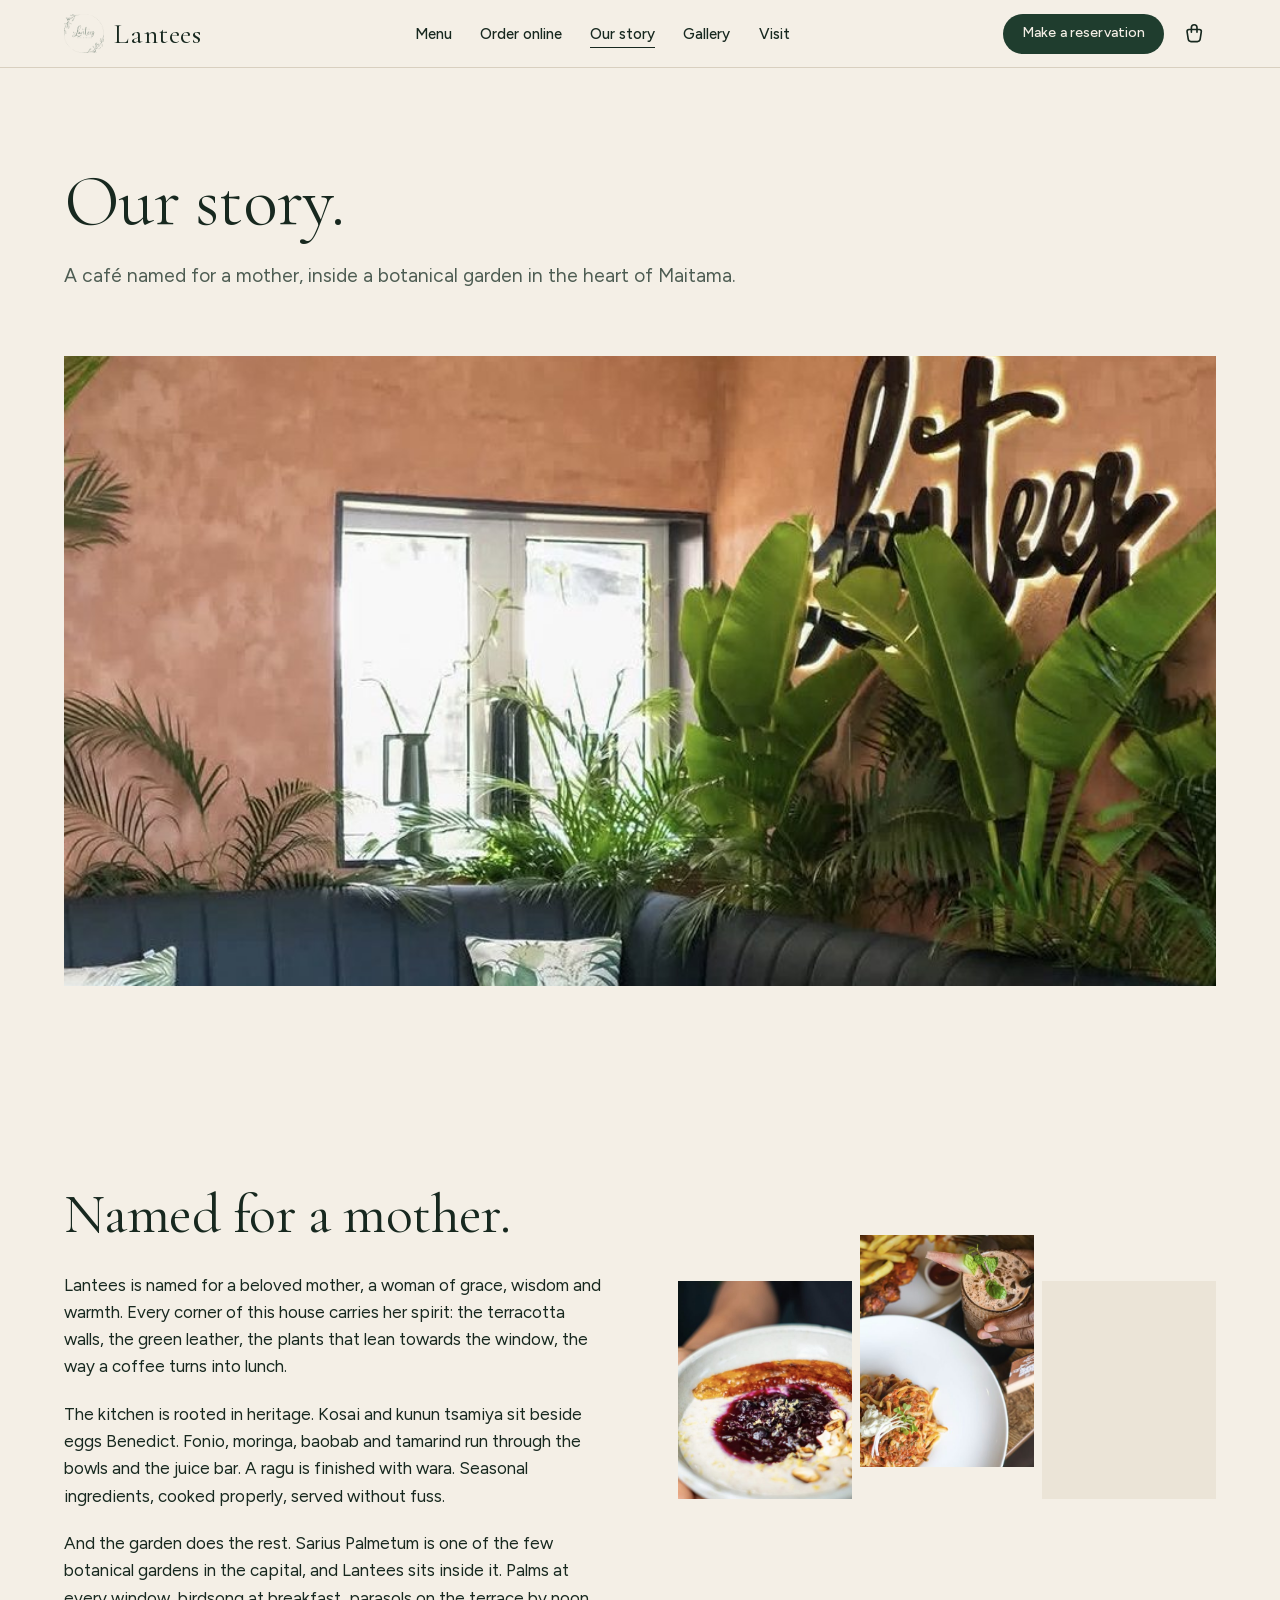
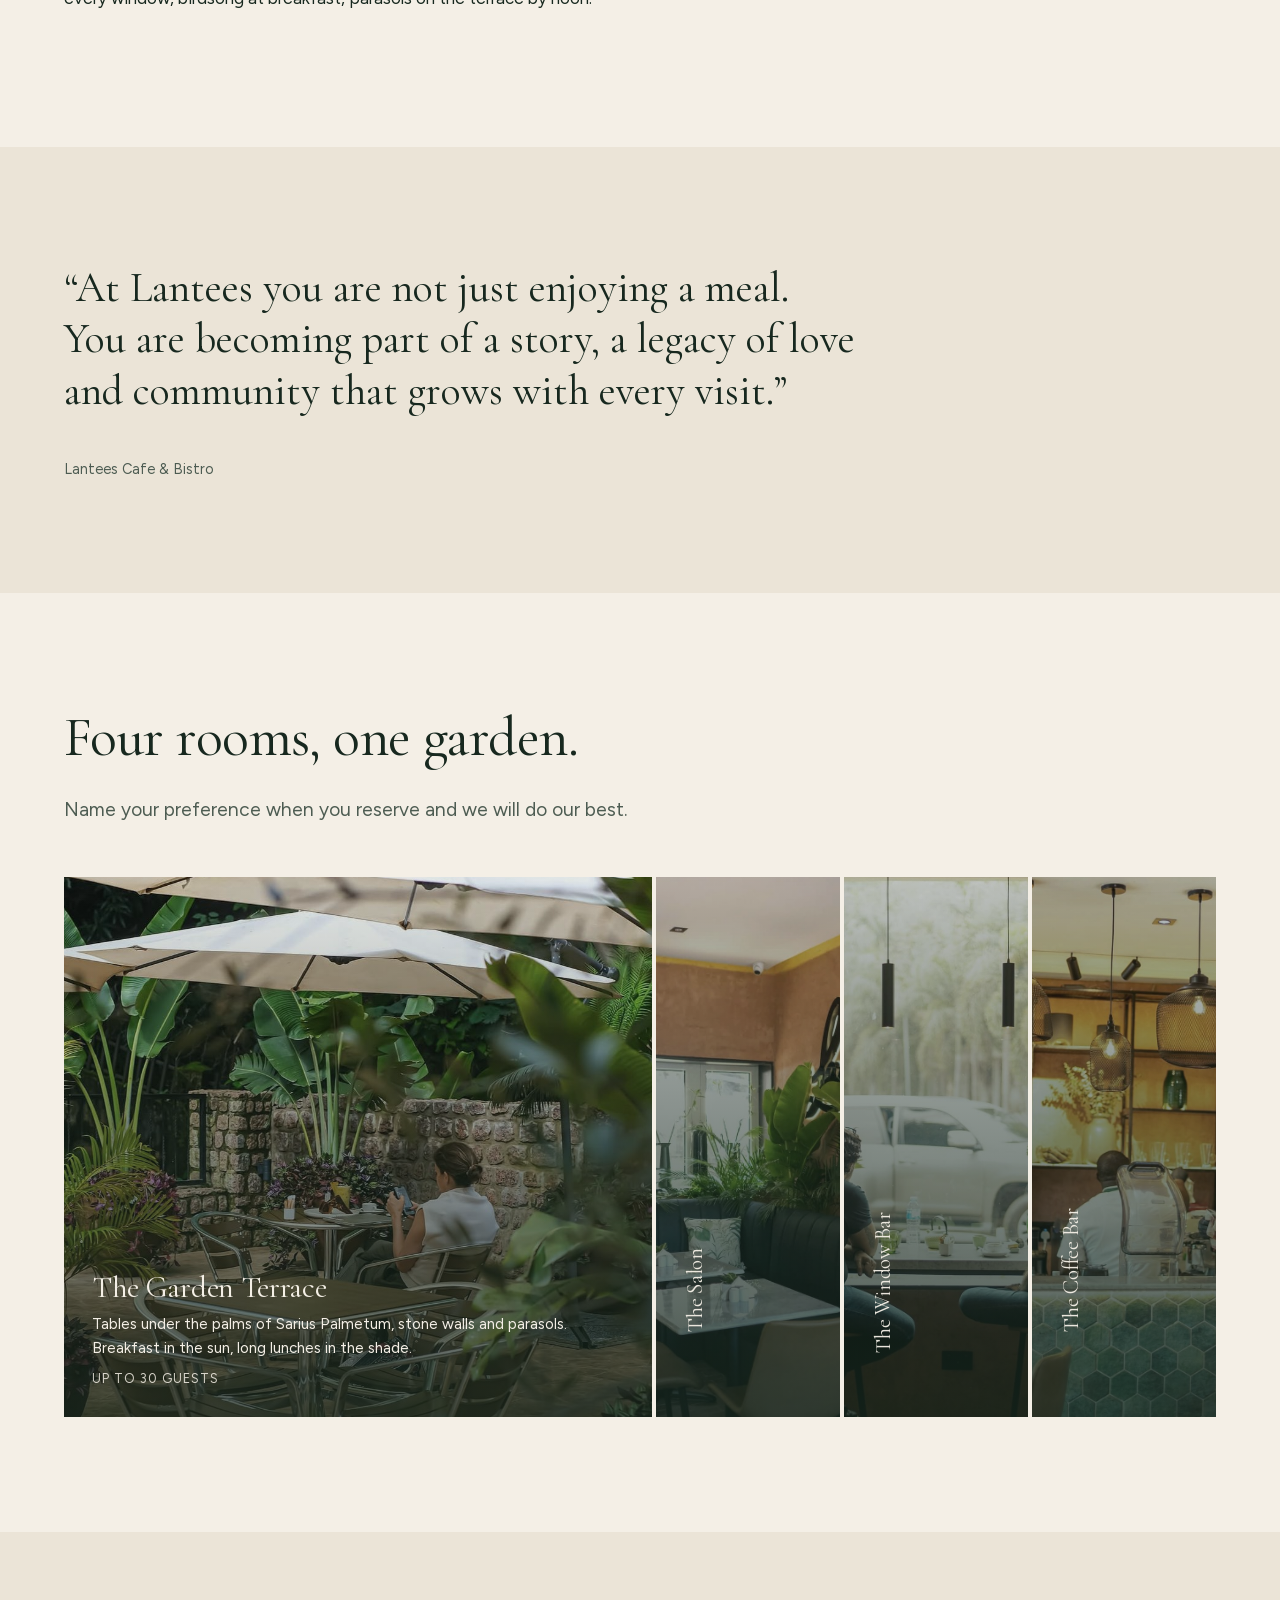
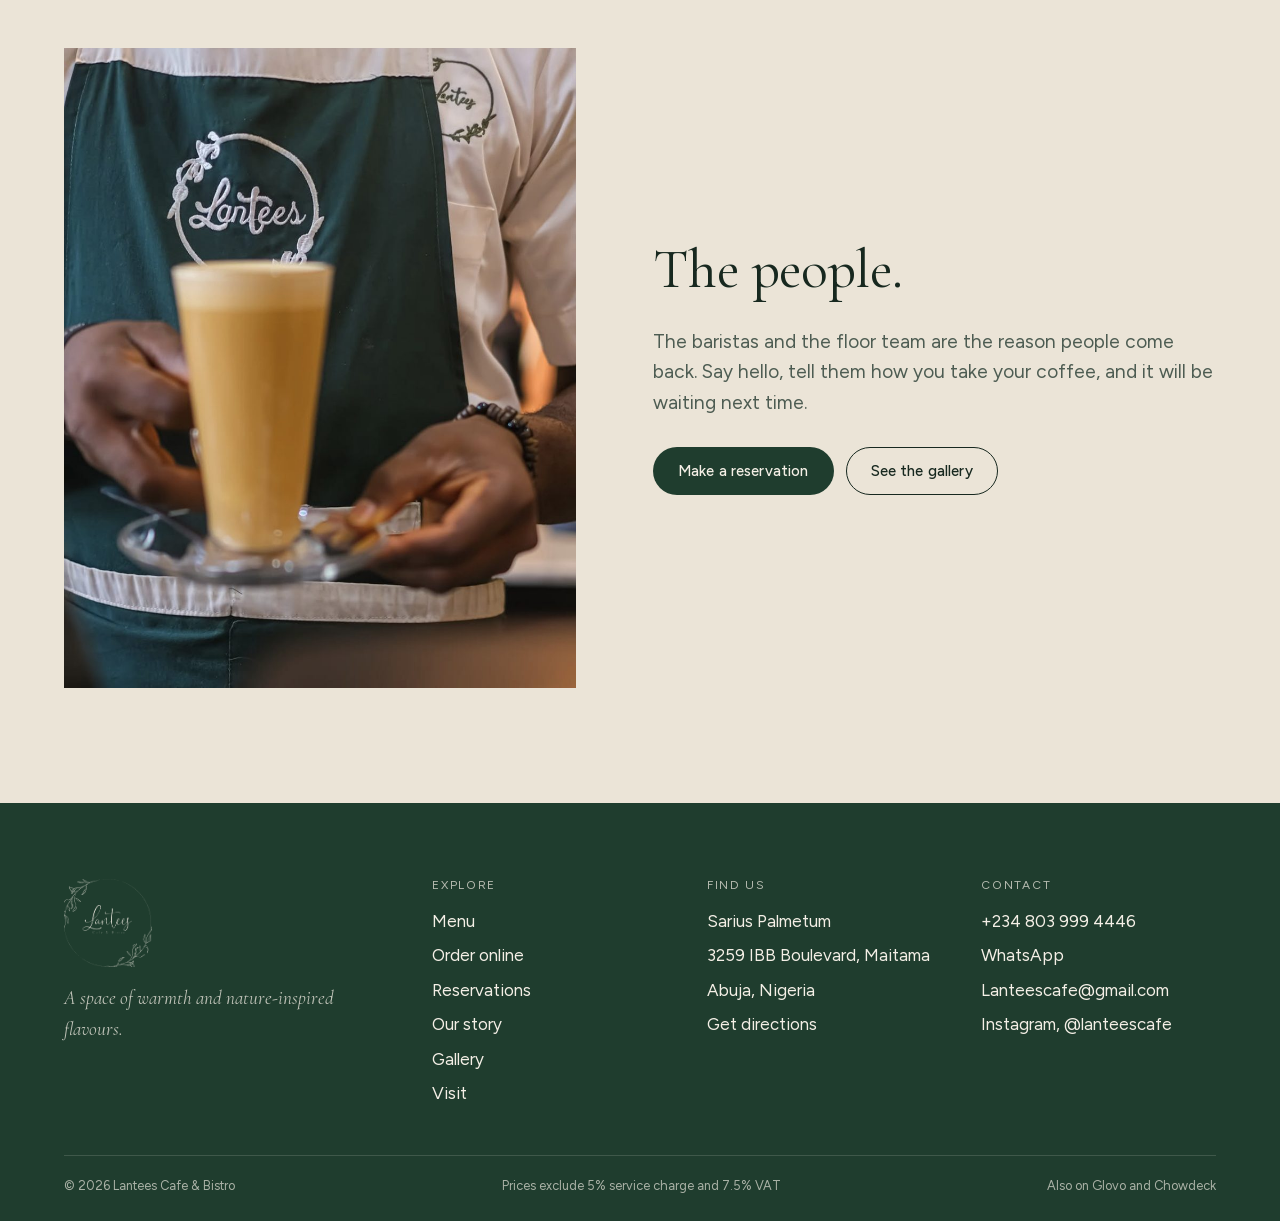
<file: about.html>
<!doctype html>
<html lang="en">
<head>
<meta charset="utf-8">
<meta name="viewport" content="width=device-width, initial-scale=1, viewport-fit=cover">
<title>Our Story, Lantees Cafe & Bistro</title>
<meta name="description" content="Lantees is named for a beloved mother and set inside Sarius Palmetum, a botanical garden in Maitama, Abuja. A kitchen rooted in heritage, four rooms and one garden.">
<meta name="robots" content="noindex">
<link rel="canonical" href="https://lanteescafe.com/about.html">
<meta name="theme-color" content="#f4efe6" media="(prefers-color-scheme: light)">
<meta name="theme-color" content="#0f1d17" media="(prefers-color-scheme: dark)">
<link rel="icon" href="assets/brand/favicon-32.png" sizes="32x32">
<link rel="apple-touch-icon" href="assets/brand/apple-touch-icon.png">
<meta property="og:type" content="website">
<meta property="og:site_name" content="Lantees Cafe & Bistro">
<meta property="og:title" content="Our Story, Lantees Cafe & Bistro">
<meta property="og:description" content="Lantees is named for a beloved mother and set inside Sarius Palmetum, a botanical garden in Maitama, Abuja. A kitchen rooted in heritage, four rooms and one garden.">
<meta property="og:image" content="https://lanteescafe.com/assets/brand/og.jpg">
<meta name="twitter:card" content="summary_large_image">
<link rel="preload" href="assets/fonts/CormorantGaramond-400-normal-latin.woff2" as="font" type="font/woff2" crossorigin>
<link rel="preload" href="assets/fonts/Figtree-400-normal-latin.woff2" as="font" type="font/woff2" crossorigin>
<link rel="stylesheet" href="styles.css">
<link rel="stylesheet" href="commerce.css">

</head>
<body data-page="about">
<a class="skip" href="#main">Skip to content</a>
<svg xmlns="http://www.w3.org/2000/svg" hidden aria-hidden="true"><symbol id="i-arrow-left" viewBox="0 0 24 24"><path d="M5 12l14 0" /> <path d="M5 12l6 6" /> <path d="M5 12l6 -6" /></symbol><symbol id="i-arrow-right" viewBox="0 0 24 24"><path d="M5 12l14 0" /> <path d="M13 18l6 -6" /> <path d="M13 6l6 6" /></symbol><symbol id="i-arrow-up-right" viewBox="0 0 24 24"><path d="M17 7l-10 10" /> <path d="M8 7l9 0l0 9" /></symbol><symbol id="i-bike" viewBox="0 0 24 24"><path d="M5 18m-3 0a3 3 0 1 0 6 0a3 3 0 1 0 -6 0" /> <path d="M19 18m-3 0a3 3 0 1 0 6 0a3 3 0 1 0 -6 0" /> <path d="M12 19l0 -4l-3 -3l5 -4l2 3l3 0" /> <path d="M17 5m-1 0a1 1 0 1 0 2 0a1 1 0 1 0 -2 0" /></symbol><symbol id="i-brand-instagram" viewBox="0 0 24 24"><path d="M4 8a4 4 0 0 1 4 -4h8a4 4 0 0 1 4 4v8a4 4 0 0 1 -4 4h-8a4 4 0 0 1 -4 -4z" /> <path d="M9 12a3 3 0 1 0 6 0a3 3 0 0 0 -6 0" /> <path d="M16.5 7.5v.01" /></symbol><symbol id="i-brand-whatsapp" viewBox="0 0 24 24"><path d="M3 21l1.65 -3.8a9 9 0 1 1 3.4 2.9l-5.05 .9" /> <path d="M9 10a.5 .5 0 0 0 1 0v-1a.5 .5 0 0 0 -1 0v1a5 5 0 0 0 5 5h1a.5 .5 0 0 0 0 -1h-1a.5 .5 0 0 0 0 1" /></symbol><symbol id="i-building-store" viewBox="0 0 24 24"><path d="M3 21l18 0" /> <path d="M3 7v1a3 3 0 0 0 6 0v-1m0 1a3 3 0 0 0 6 0v-1m0 1a3 3 0 0 0 6 0v-1h-18l2 -4h14l2 4" /> <path d="M5 21l0 -10.15" /> <path d="M19 21l0 -10.15" /> <path d="M9 21v-4a2 2 0 0 1 2 -2h2a2 2 0 0 1 2 2v4" /></symbol><symbol id="i-calendar" viewBox="0 0 24 24"><path d="M4 7a2 2 0 0 1 2 -2h12a2 2 0 0 1 2 2v12a2 2 0 0 1 -2 2h-12a2 2 0 0 1 -2 -2v-12z" /> <path d="M16 3v4" /> <path d="M8 3v4" /> <path d="M4 11h16" /> <path d="M11 15h1" /> <path d="M12 15v3" /></symbol><symbol id="i-car" viewBox="0 0 24 24"><path d="M7 17m-2 0a2 2 0 1 0 4 0a2 2 0 1 0 -4 0" /> <path d="M17 17m-2 0a2 2 0 1 0 4 0a2 2 0 1 0 -4 0" /> <path d="M5 17h-2v-6l2 -5h9l4 5h1a2 2 0 0 1 2 2v4h-2m-4 0h-6m-6 -6h15m-6 0v-5" /></symbol><symbol id="i-check" viewBox="0 0 24 24"><path d="M5 12l5 5l10 -10" /></symbol><symbol id="i-chevron-down" viewBox="0 0 24 24"><path d="M6 9l6 6l6 -6" /></symbol><symbol id="i-chevron-left" viewBox="0 0 24 24"><path d="M15 6l-6 6l6 6" /></symbol><symbol id="i-chevron-right" viewBox="0 0 24 24"><path d="M9 6l6 6l-6 6" /></symbol><symbol id="i-clock" viewBox="0 0 24 24"><path d="M3 12a9 9 0 1 0 18 0a9 9 0 0 0 -18 0" /> <path d="M12 7v5l3 3" /></symbol><symbol id="i-coffee" viewBox="0 0 24 24"><path d="M3 14c.83 .642 2.077 1.017 3.5 1c1.423 .017 2.67 -.358 3.5 -1c.83 -.642 2.077 -1.017 3.5 -1c1.423 -.017 2.67 .358 3.5 1" /> <path d="M8 3a2.4 2.4 0 0 0 -1 2a2.4 2.4 0 0 0 1 2" /> <path d="M12 3a2.4 2.4 0 0 0 -1 2a2.4 2.4 0 0 0 1 2" /> <path d="M3 10h14v5a6 6 0 0 1 -6 6h-2a6 6 0 0 1 -6 -6v-5z" /> <path d="M16.746 16.726a3 3 0 1 0 .252 -5.555" /></symbol><symbol id="i-leaf" viewBox="0 0 24 24"><path d="M5 21c.5 -4.5 2.5 -8 7 -10" /> <path d="M9 18c6.218 0 10.5 -3.288 11 -12v-2h-4.014c-9 0 -11.986 4 -12 9c0 1 0 3 2 5h3z" /></symbol><symbol id="i-mail" viewBox="0 0 24 24"><path d="M3 7a2 2 0 0 1 2 -2h14a2 2 0 0 1 2 2v10a2 2 0 0 1 -2 2h-14a2 2 0 0 1 -2 -2v-10z" /> <path d="M3 7l9 6l9 -6" /></symbol><symbol id="i-map-pin" viewBox="0 0 24 24"><path d="M9 11a3 3 0 1 0 6 0a3 3 0 0 0 -6 0" /> <path d="M17.657 16.657l-4.243 4.243a2 2 0 0 1 -2.827 0l-4.244 -4.243a8 8 0 1 1 11.314 0z" /></symbol><symbol id="i-menu-2" viewBox="0 0 24 24"><path d="M4 6l16 0" /> <path d="M4 12l16 0" /> <path d="M4 18l16 0" /></symbol><symbol id="i-minus" viewBox="0 0 24 24"><path d="M5 12l14 0" /></symbol><symbol id="i-moon" viewBox="0 0 24 24"><path d="M12 3c.132 0 .263 0 .393 0a7.5 7.5 0 0 0 7.92 12.446a9 9 0 1 1 -8.313 -12.454z" /></symbol><symbol id="i-phone" viewBox="0 0 24 24"><path d="M5 4h4l2 5l-2.5 1.5a11 11 0 0 0 5 5l1.5 -2.5l5 2v4a2 2 0 0 1 -2 2a16 16 0 0 1 -15 -15a2 2 0 0 1 2 -2" /></symbol><symbol id="i-plus" viewBox="0 0 24 24"><path d="M12 5l0 14" /> <path d="M5 12l14 0" /></symbol><symbol id="i-shopping-bag" viewBox="0 0 24 24"><path d="M6.331 8h11.339a2 2 0 0 1 1.977 2.304l-1.255 8.152a3 3 0 0 1 -2.966 2.544h-6.852a3 3 0 0 1 -2.965 -2.544l-1.255 -8.152a2 2 0 0 1 1.977 -2.304z" /> <path d="M9 11v-5a3 3 0 0 1 6 0v5" /></symbol><symbol id="i-sun-high" viewBox="0 0 24 24"><path d="M14.828 14.828a4 4 0 1 0 -5.656 -5.656a4 4 0 0 0 5.656 5.656z" /> <path d="M6.343 17.657l-1.414 1.414" /> <path d="M6.343 6.343l-1.414 -1.414" /> <path d="M17.657 6.343l1.414 -1.414" /> <path d="M17.657 17.657l1.414 1.414" /> <path d="M4 12h-2" /> <path d="M12 4v-2" /> <path d="M20 12h2" /> <path d="M12 20v2" /></symbol><symbol id="i-trash" viewBox="0 0 24 24"><path d="M4 7l16 0" /> <path d="M10 11l0 6" /> <path d="M14 11l0 6" /> <path d="M5 7l1 12a2 2 0 0 0 2 2h8a2 2 0 0 0 2 -2l1 -12" /> <path d="M9 7v-3a1 1 0 0 1 1 -1h4a1 1 0 0 1 1 1v3" /></symbol><symbol id="i-users" viewBox="0 0 24 24"><path d="M9 7m-4 0a4 4 0 1 0 8 0a4 4 0 1 0 -8 0" /> <path d="M3 21v-2a4 4 0 0 1 4 -4h4a4 4 0 0 1 4 4v2" /> <path d="M16 3.13a4 4 0 0 1 0 7.75" /> <path d="M21 21v-2a4 4 0 0 0 -3 -3.85" /></symbol><symbol id="i-wifi" viewBox="0 0 24 24"><path d="M12 18l.01 0" /> <path d="M9.172 15.172a4 4 0 0 1 5.656 0" /> <path d="M6.343 12.343a8 8 0 0 1 11.314 0" /> <path d="M3.515 9.515c4.686 -4.687 12.284 -4.687 17 0" /></symbol><symbol id="i-x" viewBox="0 0 24 24"><path d="M18 6l-12 12" /> <path d="M6 6l12 12" /></symbol></svg>
<div id="top-sentinel" style="position:absolute;top:0;left:0;height:3rem;width:1px;pointer-events:none" aria-hidden="true"></div>
<header class="hdr ">
  <div class="wrap hdr__inner">
    <a class="hdr__brand" href="index.html" aria-label="Lantees Cafe and Bistro, home">
      <img class="hdr__mark hdr__mark--green" src="assets/brand/logo-green.png" alt="" width="40" height="40">
      <img class="hdr__mark hdr__mark--ivory" src="assets/brand/logo-ivory.png" alt="" width="40" height="40">
      <span class="hdr__word">Lantees</span>
    </a>
    <nav class="hdr__nav" aria-label="Primary">
      <ul>
        <li><a href="menu.html">Menu</a></li>
        <li><a href="order.html">Order online</a></li>
        <li><a href="about.html">Our story</a></li>
        <li><a href="gallery.html">Gallery</a></li>
        <li><a href="contact.html">Visit</a></li>
      </ul>
    </nav>
    <div class="hdr__actions">
      <a class="btn btn--sm btn--resv" href="reservations.html">Make a reservation</a>
      <button class="iconbtn cartbtn" type="button" data-open-cart aria-label="Your order"><svg class="ic" aria-hidden="true"><use href="#i-shopping-bag"/></svg><span class="cartbtn__count" aria-hidden="true">0</span></button>
      <button class="iconbtn burger" type="button" aria-label="Open menu"><svg class="ic" aria-hidden="true"><use href="#i-menu-2"/></svg></button>
    </div>
  </div>
</header>
<dialog class="mnav" aria-label="Site menu">
  <div class="mnav__inner">
    <div class="mnav__top">
      <span class="hdr__word">Lantees</span>
      <button class="iconbtn" type="button" data-close aria-label="Close menu"><svg class="ic" aria-hidden="true"><use href="#i-x"/></svg></button>
    </div>
    <ul class="mnav__list">
      <li><a href="index.html">Home</a></li>
      <li><a href="menu.html">Menu</a></li>
      <li><a href="order.html">Order online</a></li>
      <li><a href="reservations.html">Reservations</a></li>
      <li><a href="about.html">Our story</a></li>
      <li><a href="gallery.html">Gallery</a></li>
      <li><a href="contact.html">Visit</a></li>
    </ul>
    <div class="mnav__foot">
      <a class="btn btn--ivory" href="reservations.html">Make a reservation</a>
      <p class="mnav__meta">Sarius Palmetum, IBB Way, Maitama<br><a href="tel:+2348039994446">+234 803 999 4446</a></p>
    </div>
  </div>
</dialog>
<main id="main">
<section class="phero" aria-labelledby="about-h">
  <div class="wrap">
    <h1 id="about-h">Our story.</h1>
    <p class="lede">A café named for a mother, inside a botanical garden in the heart of Maitama.</p>
  </div>
</section>
<div class="wrap story__hero" data-reveal>
  <img src="assets/img/space-salon-wide-960.jpg" alt="The salon: terracotta walls, green leather banquettes, marble tables and the lit Lantees script" loading="eager" decoding="async" width="987" height="1431" style="object-position:center 42%">
</div>
<section class="sec">
  <div class="wrap story__grid">
    <div class="prose" data-reveal>
      <h2>Named for a mother.</h2>
      <p>Lantees is named for a beloved mother, a woman of grace, wisdom and warmth. Every corner of this house carries her spirit: the terracotta walls, the green leather, the plants that lean towards the window, the way a coffee turns into lunch.</p>
      <p>The kitchen is rooted in heritage. Kosai and kunun tsamiya sit beside eggs Benedict. Fonio, moringa, baobab and tamarind run through the bowls and the juice bar. A ragu is finished with wara. Seasonal ingredients, cooked properly, served without fuss.</p>
      <p>And the garden does the rest. Sarius Palmetum is one of the few botanical gardens in the capital, and Lantees sits inside it. Palms at every window, birdsong at breakfast, parasols on the terrace by noon.</p>
    </div>
    <div class="story__spread" data-reveal-stagger>
      <img src="assets/img/food-porridge-960.jpg" srcset="assets/img/food-porridge-480.jpg 480w, assets/img/food-porridge-960.jpg 960w" sizes="(min-width: 56rem) 16vw, 33vw" alt="Fonio cereal bowl with blueberry compote and caramelised banana" loading="lazy" decoding="async" width="987" height="1431">
      <img src="assets/img/food-linguine-960.jpg" srcset="assets/img/food-linguine-480.jpg 480w, assets/img/food-linguine-960.jpg 960w" sizes="(min-width: 56rem) 16vw, 33vw" alt="Linguine ragu finished with wara" loading="lazy" decoding="async" width="987" height="1431">
      <img src="assets/img/drink-green-mango-960.jpg" srcset="assets/img/drink-green-mango-480.jpg 480w, assets/img/drink-green-mango-960.jpg 960w" sizes="(min-width: 56rem) 16vw, 33vw" alt="A pressed green juice with mango" loading="lazy" decoding="async" width="987" height="1431">
    </div>
  </div>
</section>
<section class="sec sec--alt">
  <div class="wrap">
    <blockquote class="story__quote" data-reveal>
      <p>&ldquo;At Lantees you are not just enjoying a meal. You are becoming part of a story, a legacy of love and community that grows with every visit.&rdquo;</p>
      <footer>Lantees Cafe &amp; Bistro</footer>
    </blockquote>
  </div>
</section>
<section class="sec" aria-labelledby="rooms-h">
  <div class="wrap">
    <div class="rail__head" data-reveal>
      <div><h2 id="rooms-h">Four rooms, one garden.</h2><p class="lede">Name your preference when you reserve and we will do our best.</p></div>
    </div>
    <div class="rooms" data-reveal>
      <article class="room" aria-expanded="true">
        <img class="room__img" src="assets/img/space-garden-terrace-960.jpg" alt="" loading="lazy" decoding="async">
        <div class="room__cap"><h3>The Garden Terrace</h3><p>Tables under the palms of Sarius Palmetum, stone walls and parasols. Breakfast in the sun, long lunches in the shade.</p><small>Up to 30 guests</small></div>
      </article>
      <article class="room" aria-expanded="false">
        <img class="room__img" src="assets/img/space-salon-wide-960.jpg" alt="" loading="lazy" decoding="async">
        <div class="room__cap"><h3>The Salon</h3><p>Terracotta plaster, green leather banquettes and marble tables beneath the lit script. The room for celebrations and slow dinners.</p><small>Up to 40 guests</small></div>
      </article>
      <article class="room" aria-expanded="false">
        <img class="room__img" src="assets/img/space-window-bar-960.jpg" alt="" loading="lazy" decoding="async">
        <div class="room__cap"><h3>The Window Bar</h3><p>A counter facing the gardens. Laptops on weekday mornings, an espresso between meetings, a quiet seat for one.</p><small>8 seats</small></div>
      </article>
      <article class="room" aria-expanded="false">
        <img class="room__img" src="assets/img/space-bar-baristas-960.jpg" alt="" loading="lazy" decoding="async">
        <div class="room__cap"><h3>The Coffee Bar</h3><p>Green tile, pendant lights and the baristas. Specialty coffee, signature drinks and cakes under glass.</p><small>Counter service</small></div>
      </article>
    </div>
  </div>
</section>
<section class="sec sec--alt">
  <div class="wrap split">
    <div class="split__media" data-reveal>
      <img src="assets/img/service-latte-960.jpg" srcset="assets/img/service-latte-480.jpg 480w, assets/img/service-latte-960.jpg 960w" sizes="(min-width: 56rem) 45vw, 100vw" alt="A barista in a green Lantees apron carrying a latte" loading="lazy" decoding="async" width="987" height="1431">
    </div>
    <div class="split__body" data-reveal>
      <h2>The people.</h2>
      <p class="lede">The baristas and the floor team are the reason people come back. Say hello, tell them how you take your coffee, and it will be waiting next time.</p>
      <div class="hero__cta">
        <a class="btn" href="reservations.html">Make a reservation</a>
        <a class="btn btn--line" href="gallery.html">See the gallery</a>
      </div>
    </div>
  </div>
</section>
</main>
<footer class="ftr">
  <div class="wrap">
    <div class="ftr__grid">
      <div class="ftr__brand">
        <img src="assets/brand/logo-ivory.png" alt="Lantees Cafe and Bistro" width="88" height="86">
        <p>A space of warmth and nature-inspired flavours.</p>
      </div>
      <div>
        <h4>Explore</h4>
        <ul>
          <li><a href="menu.html">Menu</a></li>
          <li><a href="order.html">Order online</a></li>
          <li><a href="reservations.html">Reservations</a></li>
          <li><a href="about.html">Our story</a></li>
          <li><a href="gallery.html">Gallery</a></li>
          <li><a href="contact.html">Visit</a></li>
        </ul>
      </div>
      <div>
        <h4>Find us</h4>
        <ul>
          <li>Sarius Palmetum</li>
          <li>3259 IBB Boulevard, Maitama</li>
          <li>Abuja, Nigeria</li>
          <li><a href="https://maps.app.goo.gl/vRewKNS1jVjpqsbm6" target="_blank" rel="noopener">Get directions</a></li>
        </ul>
      </div>
      <div>
        <h4>Contact</h4>
        <ul>
          <li><a href="tel:+2348039994446">+234 803 999 4446</a></li>
          <li><a href="https://wa.me/2348039994446" target="_blank" rel="noopener">WhatsApp</a></li>
          <li><a href="mailto:Lanteescafe@gmail.com">Lanteescafe@gmail.com</a></li>
          <li><a href="https://www.instagram.com/lanteescafe/" target="_blank" rel="noopener">Instagram, @lanteescafe</a></li>
        </ul>
      </div>
    </div>
    <div class="ftr__legal">
      <span>&copy; <span data-year>2026</span> Lantees Cafe &amp; Bistro</span>
      <span>Prices exclude 5% service charge and 7.5% VAT</span>
      <span>Also on Glovo and Chowdeck</span>
    </div>
  </div>
</footer>
<script src="data.js"></script>
<script src="app.js"></script>
<script src="order.js"></script>

</body>
</html>
</file>
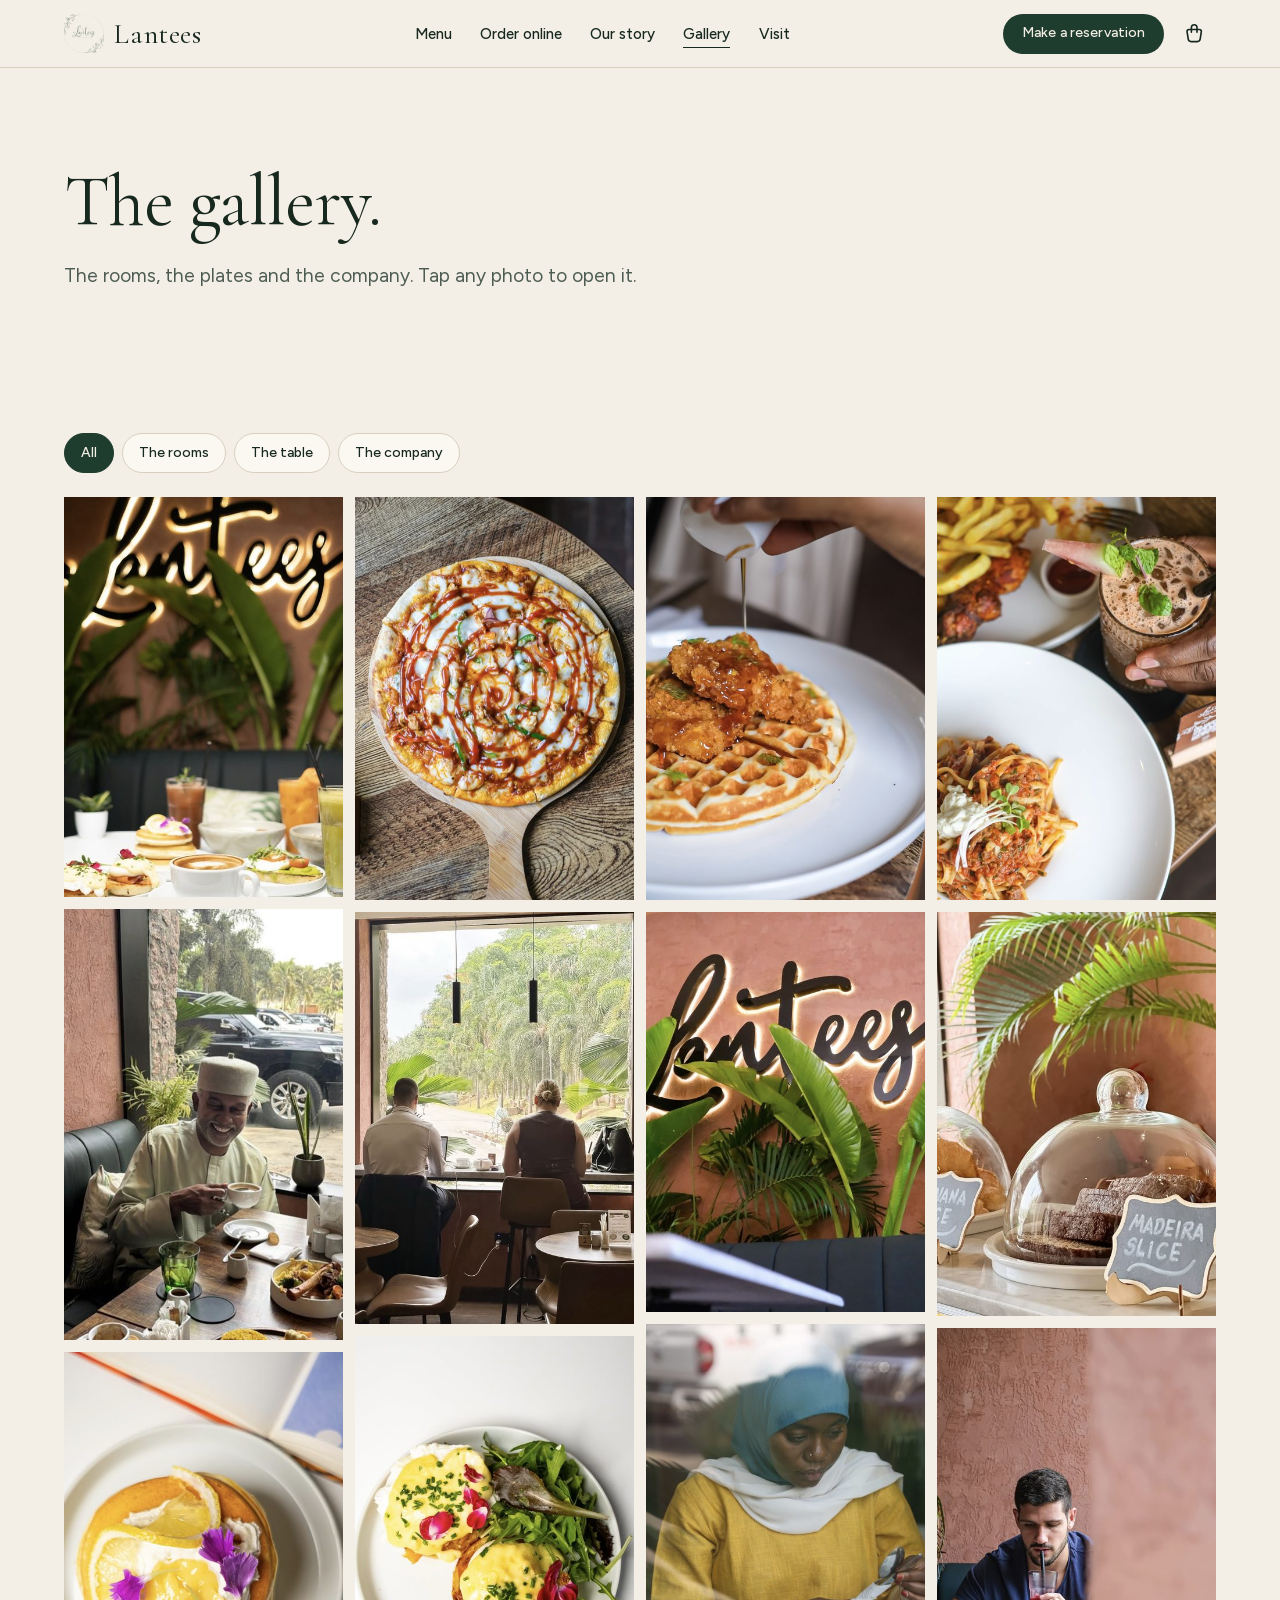
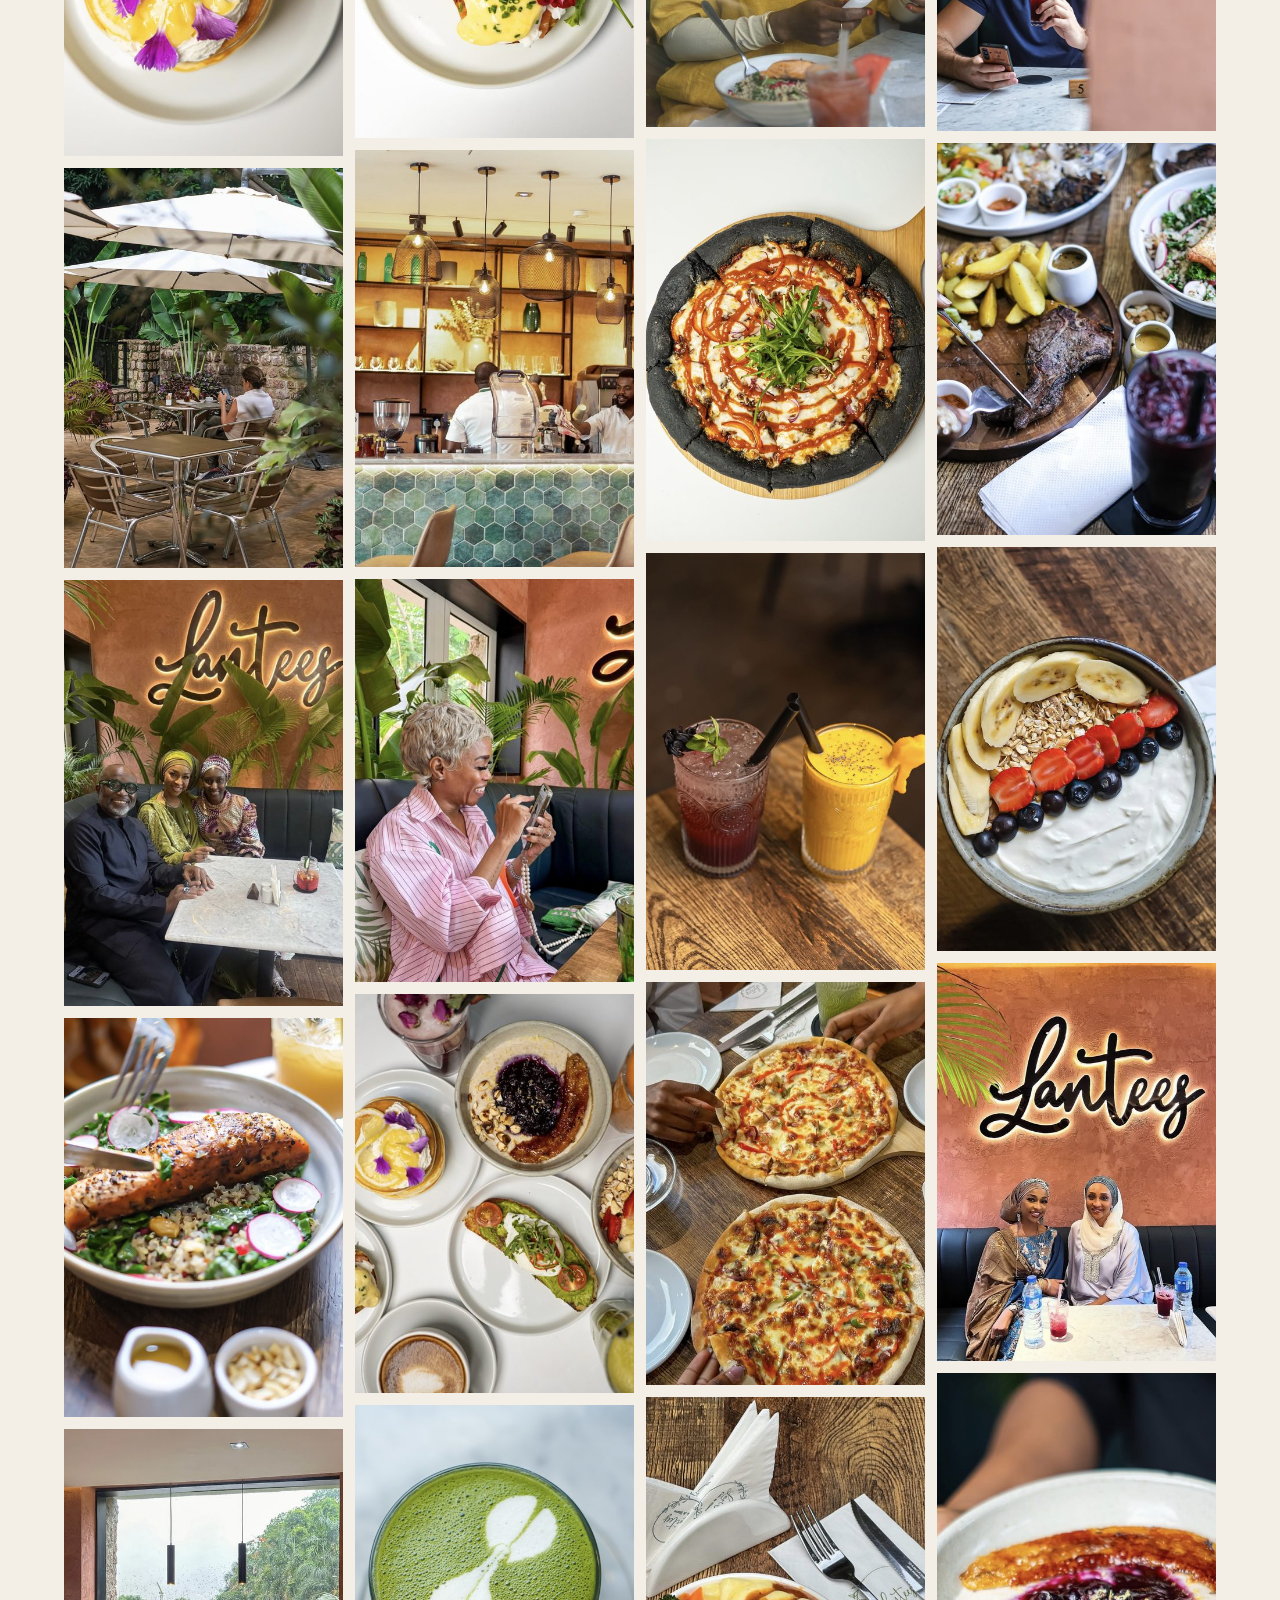
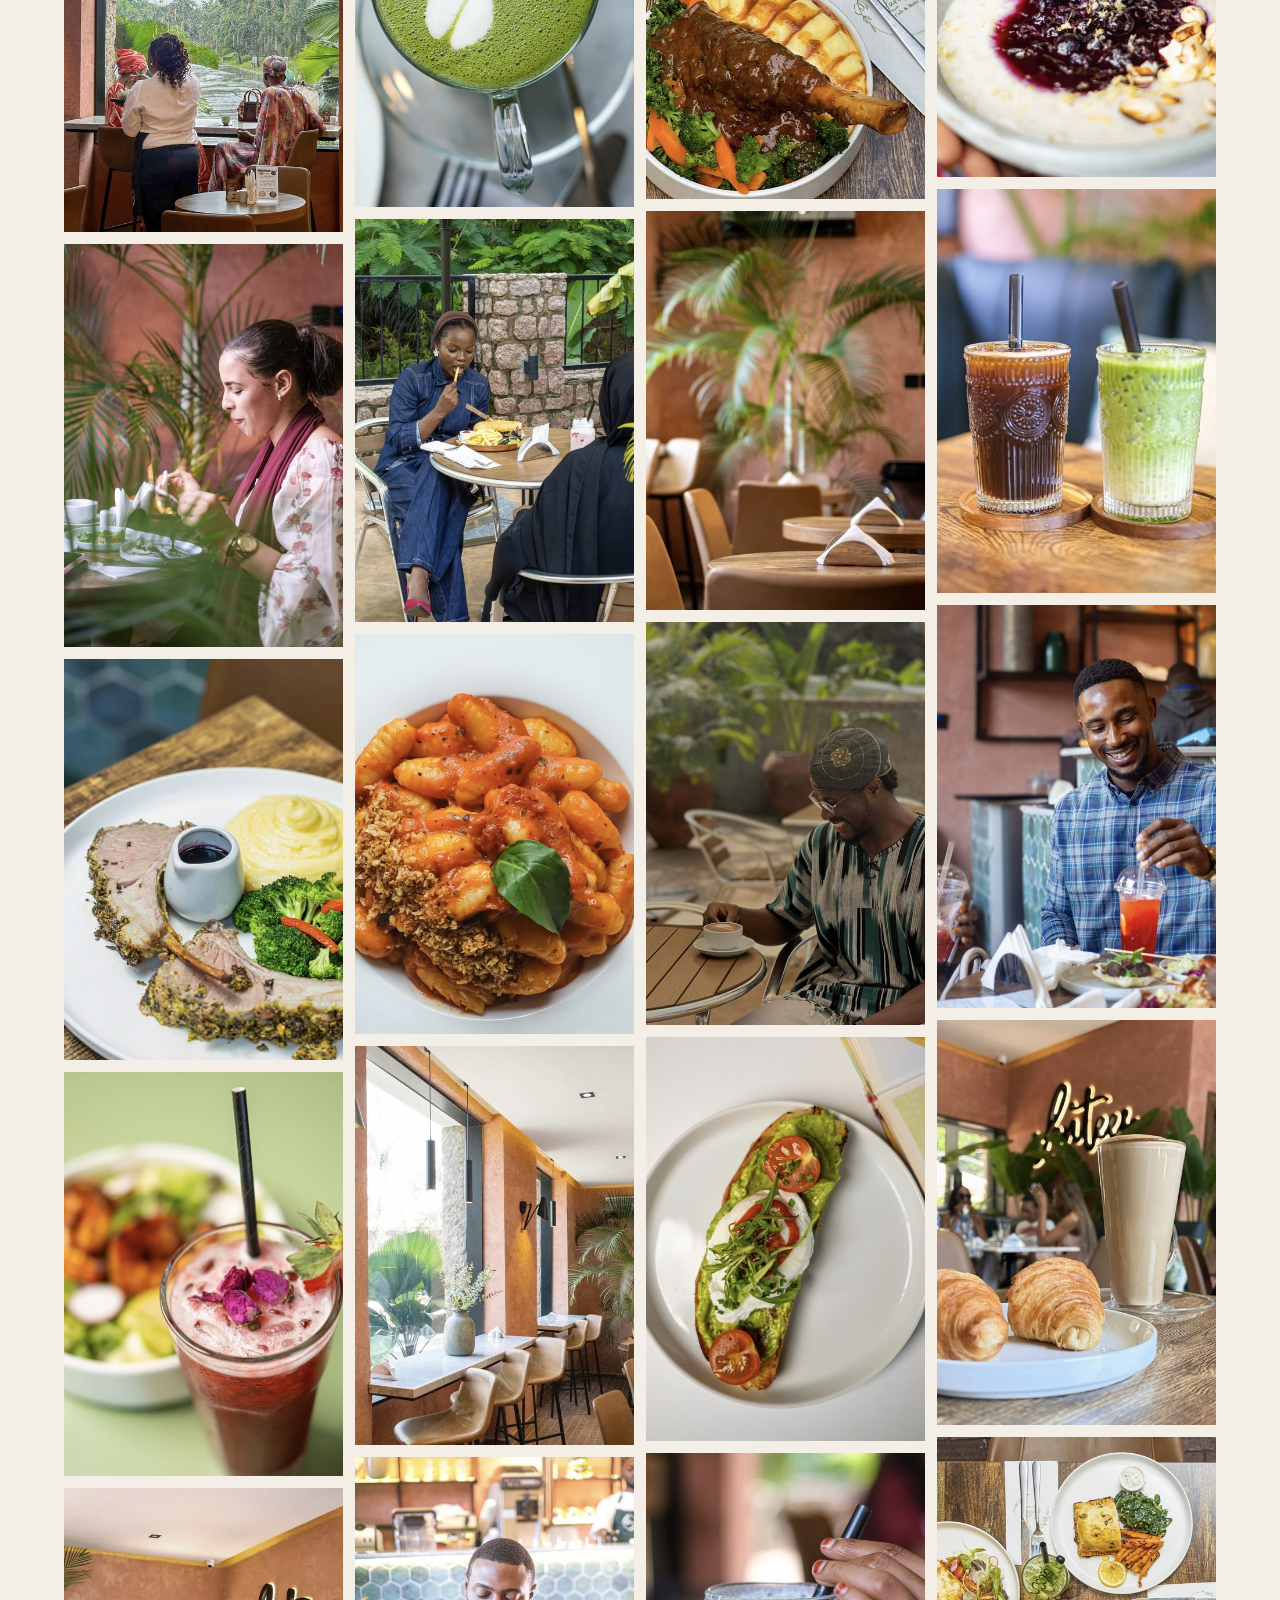
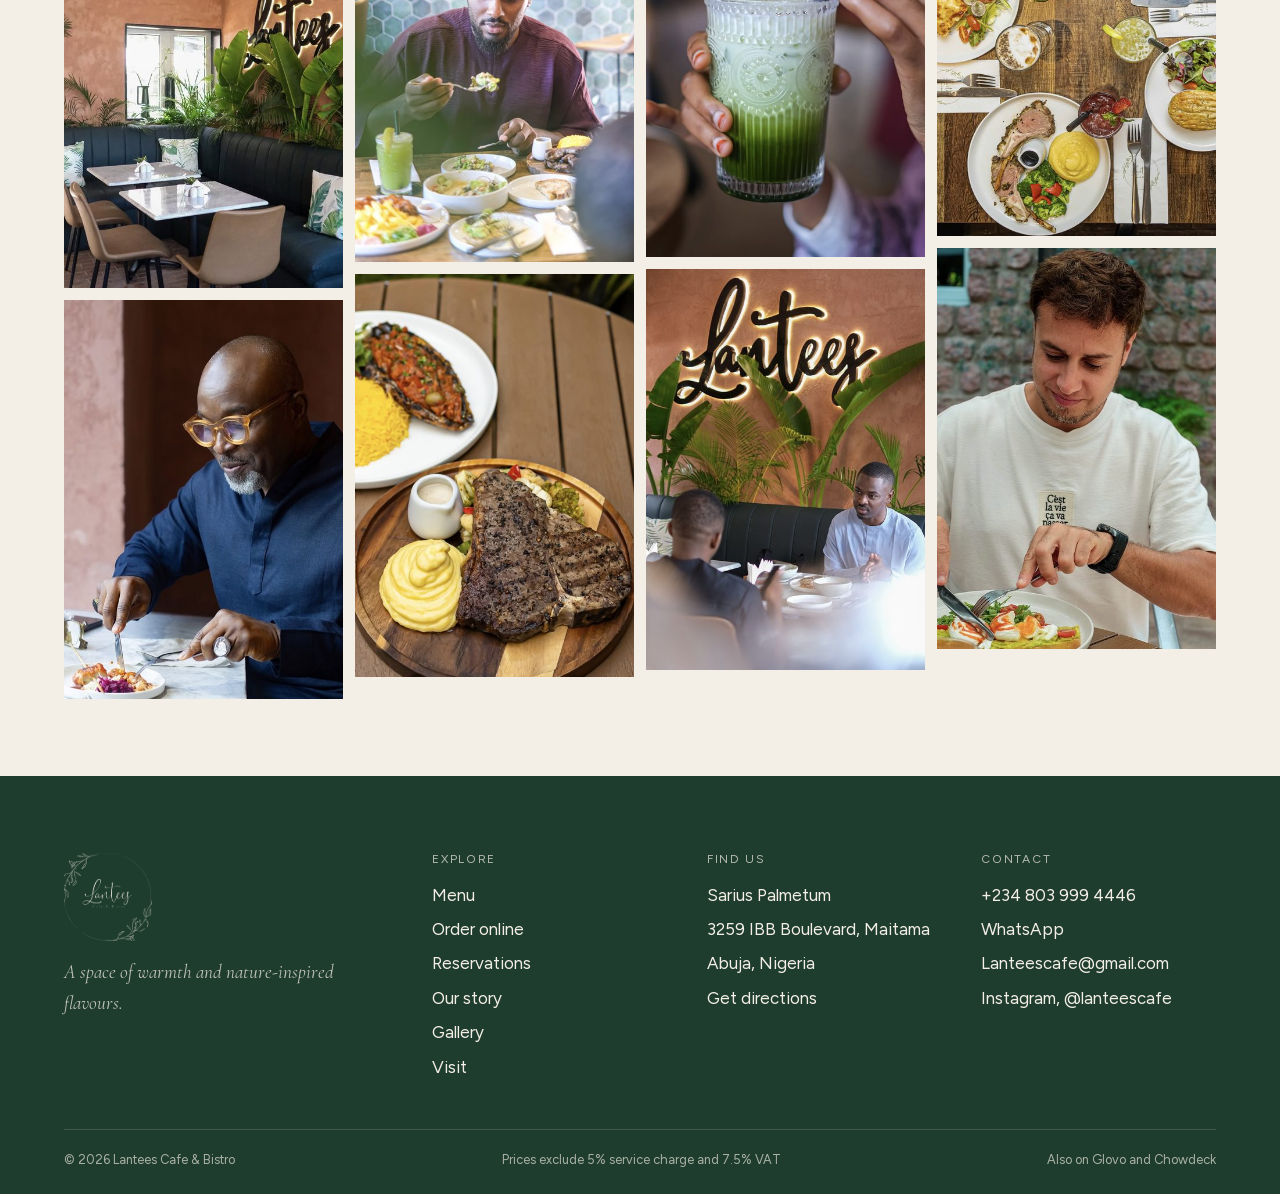
<file: gallery.html>
<!doctype html>
<html lang="en">
<head>
<meta charset="utf-8">
<meta name="viewport" content="width=device-width, initial-scale=1, viewport-fit=cover">
<title>Gallery, Lantees Cafe & Bistro</title>
<meta name="description" content="The rooms, the plates and the company at Lantees in Sarius Palmetum, Maitama.">
<meta name="robots" content="noindex">
<link rel="canonical" href="https://lanteescafe.com/gallery.html">
<meta name="theme-color" content="#f4efe6" media="(prefers-color-scheme: light)">
<meta name="theme-color" content="#0f1d17" media="(prefers-color-scheme: dark)">
<link rel="icon" href="assets/brand/favicon-32.png" sizes="32x32">
<link rel="apple-touch-icon" href="assets/brand/apple-touch-icon.png">
<meta property="og:type" content="website">
<meta property="og:site_name" content="Lantees Cafe & Bistro">
<meta property="og:title" content="Gallery, Lantees Cafe & Bistro">
<meta property="og:description" content="The rooms, the plates and the company at Lantees in Sarius Palmetum, Maitama.">
<meta property="og:image" content="https://lanteescafe.com/assets/brand/og.jpg">
<meta name="twitter:card" content="summary_large_image">
<link rel="preload" href="assets/fonts/CormorantGaramond-400-normal-latin.woff2" as="font" type="font/woff2" crossorigin>
<link rel="preload" href="assets/fonts/Figtree-400-normal-latin.woff2" as="font" type="font/woff2" crossorigin>
<link rel="stylesheet" href="styles.css">
<link rel="stylesheet" href="commerce.css">

</head>
<body data-page="gallery">
<a class="skip" href="#main">Skip to content</a>
<svg xmlns="http://www.w3.org/2000/svg" hidden aria-hidden="true"><symbol id="i-arrow-left" viewBox="0 0 24 24"><path d="M5 12l14 0" /> <path d="M5 12l6 6" /> <path d="M5 12l6 -6" /></symbol><symbol id="i-arrow-right" viewBox="0 0 24 24"><path d="M5 12l14 0" /> <path d="M13 18l6 -6" /> <path d="M13 6l6 6" /></symbol><symbol id="i-arrow-up-right" viewBox="0 0 24 24"><path d="M17 7l-10 10" /> <path d="M8 7l9 0l0 9" /></symbol><symbol id="i-bike" viewBox="0 0 24 24"><path d="M5 18m-3 0a3 3 0 1 0 6 0a3 3 0 1 0 -6 0" /> <path d="M19 18m-3 0a3 3 0 1 0 6 0a3 3 0 1 0 -6 0" /> <path d="M12 19l0 -4l-3 -3l5 -4l2 3l3 0" /> <path d="M17 5m-1 0a1 1 0 1 0 2 0a1 1 0 1 0 -2 0" /></symbol><symbol id="i-brand-instagram" viewBox="0 0 24 24"><path d="M4 8a4 4 0 0 1 4 -4h8a4 4 0 0 1 4 4v8a4 4 0 0 1 -4 4h-8a4 4 0 0 1 -4 -4z" /> <path d="M9 12a3 3 0 1 0 6 0a3 3 0 0 0 -6 0" /> <path d="M16.5 7.5v.01" /></symbol><symbol id="i-brand-whatsapp" viewBox="0 0 24 24"><path d="M3 21l1.65 -3.8a9 9 0 1 1 3.4 2.9l-5.05 .9" /> <path d="M9 10a.5 .5 0 0 0 1 0v-1a.5 .5 0 0 0 -1 0v1a5 5 0 0 0 5 5h1a.5 .5 0 0 0 0 -1h-1a.5 .5 0 0 0 0 1" /></symbol><symbol id="i-building-store" viewBox="0 0 24 24"><path d="M3 21l18 0" /> <path d="M3 7v1a3 3 0 0 0 6 0v-1m0 1a3 3 0 0 0 6 0v-1m0 1a3 3 0 0 0 6 0v-1h-18l2 -4h14l2 4" /> <path d="M5 21l0 -10.15" /> <path d="M19 21l0 -10.15" /> <path d="M9 21v-4a2 2 0 0 1 2 -2h2a2 2 0 0 1 2 2v4" /></symbol><symbol id="i-calendar" viewBox="0 0 24 24"><path d="M4 7a2 2 0 0 1 2 -2h12a2 2 0 0 1 2 2v12a2 2 0 0 1 -2 2h-12a2 2 0 0 1 -2 -2v-12z" /> <path d="M16 3v4" /> <path d="M8 3v4" /> <path d="M4 11h16" /> <path d="M11 15h1" /> <path d="M12 15v3" /></symbol><symbol id="i-car" viewBox="0 0 24 24"><path d="M7 17m-2 0a2 2 0 1 0 4 0a2 2 0 1 0 -4 0" /> <path d="M17 17m-2 0a2 2 0 1 0 4 0a2 2 0 1 0 -4 0" /> <path d="M5 17h-2v-6l2 -5h9l4 5h1a2 2 0 0 1 2 2v4h-2m-4 0h-6m-6 -6h15m-6 0v-5" /></symbol><symbol id="i-check" viewBox="0 0 24 24"><path d="M5 12l5 5l10 -10" /></symbol><symbol id="i-chevron-down" viewBox="0 0 24 24"><path d="M6 9l6 6l6 -6" /></symbol><symbol id="i-chevron-left" viewBox="0 0 24 24"><path d="M15 6l-6 6l6 6" /></symbol><symbol id="i-chevron-right" viewBox="0 0 24 24"><path d="M9 6l6 6l-6 6" /></symbol><symbol id="i-clock" viewBox="0 0 24 24"><path d="M3 12a9 9 0 1 0 18 0a9 9 0 0 0 -18 0" /> <path d="M12 7v5l3 3" /></symbol><symbol id="i-coffee" viewBox="0 0 24 24"><path d="M3 14c.83 .642 2.077 1.017 3.5 1c1.423 .017 2.67 -.358 3.5 -1c.83 -.642 2.077 -1.017 3.5 -1c1.423 -.017 2.67 .358 3.5 1" /> <path d="M8 3a2.4 2.4 0 0 0 -1 2a2.4 2.4 0 0 0 1 2" /> <path d="M12 3a2.4 2.4 0 0 0 -1 2a2.4 2.4 0 0 0 1 2" /> <path d="M3 10h14v5a6 6 0 0 1 -6 6h-2a6 6 0 0 1 -6 -6v-5z" /> <path d="M16.746 16.726a3 3 0 1 0 .252 -5.555" /></symbol><symbol id="i-leaf" viewBox="0 0 24 24"><path d="M5 21c.5 -4.5 2.5 -8 7 -10" /> <path d="M9 18c6.218 0 10.5 -3.288 11 -12v-2h-4.014c-9 0 -11.986 4 -12 9c0 1 0 3 2 5h3z" /></symbol><symbol id="i-mail" viewBox="0 0 24 24"><path d="M3 7a2 2 0 0 1 2 -2h14a2 2 0 0 1 2 2v10a2 2 0 0 1 -2 2h-14a2 2 0 0 1 -2 -2v-10z" /> <path d="M3 7l9 6l9 -6" /></symbol><symbol id="i-map-pin" viewBox="0 0 24 24"><path d="M9 11a3 3 0 1 0 6 0a3 3 0 0 0 -6 0" /> <path d="M17.657 16.657l-4.243 4.243a2 2 0 0 1 -2.827 0l-4.244 -4.243a8 8 0 1 1 11.314 0z" /></symbol><symbol id="i-menu-2" viewBox="0 0 24 24"><path d="M4 6l16 0" /> <path d="M4 12l16 0" /> <path d="M4 18l16 0" /></symbol><symbol id="i-minus" viewBox="0 0 24 24"><path d="M5 12l14 0" /></symbol><symbol id="i-moon" viewBox="0 0 24 24"><path d="M12 3c.132 0 .263 0 .393 0a7.5 7.5 0 0 0 7.92 12.446a9 9 0 1 1 -8.313 -12.454z" /></symbol><symbol id="i-phone" viewBox="0 0 24 24"><path d="M5 4h4l2 5l-2.5 1.5a11 11 0 0 0 5 5l1.5 -2.5l5 2v4a2 2 0 0 1 -2 2a16 16 0 0 1 -15 -15a2 2 0 0 1 2 -2" /></symbol><symbol id="i-plus" viewBox="0 0 24 24"><path d="M12 5l0 14" /> <path d="M5 12l14 0" /></symbol><symbol id="i-shopping-bag" viewBox="0 0 24 24"><path d="M6.331 8h11.339a2 2 0 0 1 1.977 2.304l-1.255 8.152a3 3 0 0 1 -2.966 2.544h-6.852a3 3 0 0 1 -2.965 -2.544l-1.255 -8.152a2 2 0 0 1 1.977 -2.304z" /> <path d="M9 11v-5a3 3 0 0 1 6 0v5" /></symbol><symbol id="i-sun-high" viewBox="0 0 24 24"><path d="M14.828 14.828a4 4 0 1 0 -5.656 -5.656a4 4 0 0 0 5.656 5.656z" /> <path d="M6.343 17.657l-1.414 1.414" /> <path d="M6.343 6.343l-1.414 -1.414" /> <path d="M17.657 6.343l1.414 -1.414" /> <path d="M17.657 17.657l1.414 1.414" /> <path d="M4 12h-2" /> <path d="M12 4v-2" /> <path d="M20 12h2" /> <path d="M12 20v2" /></symbol><symbol id="i-trash" viewBox="0 0 24 24"><path d="M4 7l16 0" /> <path d="M10 11l0 6" /> <path d="M14 11l0 6" /> <path d="M5 7l1 12a2 2 0 0 0 2 2h8a2 2 0 0 0 2 -2l1 -12" /> <path d="M9 7v-3a1 1 0 0 1 1 -1h4a1 1 0 0 1 1 1v3" /></symbol><symbol id="i-users" viewBox="0 0 24 24"><path d="M9 7m-4 0a4 4 0 1 0 8 0a4 4 0 1 0 -8 0" /> <path d="M3 21v-2a4 4 0 0 1 4 -4h4a4 4 0 0 1 4 4v2" /> <path d="M16 3.13a4 4 0 0 1 0 7.75" /> <path d="M21 21v-2a4 4 0 0 0 -3 -3.85" /></symbol><symbol id="i-wifi" viewBox="0 0 24 24"><path d="M12 18l.01 0" /> <path d="M9.172 15.172a4 4 0 0 1 5.656 0" /> <path d="M6.343 12.343a8 8 0 0 1 11.314 0" /> <path d="M3.515 9.515c4.686 -4.687 12.284 -4.687 17 0" /></symbol><symbol id="i-x" viewBox="0 0 24 24"><path d="M18 6l-12 12" /> <path d="M6 6l12 12" /></symbol></svg>
<div id="top-sentinel" style="position:absolute;top:0;left:0;height:3rem;width:1px;pointer-events:none" aria-hidden="true"></div>
<header class="hdr ">
  <div class="wrap hdr__inner">
    <a class="hdr__brand" href="index.html" aria-label="Lantees Cafe and Bistro, home">
      <img class="hdr__mark hdr__mark--green" src="assets/brand/logo-green.png" alt="" width="40" height="40">
      <img class="hdr__mark hdr__mark--ivory" src="assets/brand/logo-ivory.png" alt="" width="40" height="40">
      <span class="hdr__word">Lantees</span>
    </a>
    <nav class="hdr__nav" aria-label="Primary">
      <ul>
        <li><a href="menu.html">Menu</a></li>
        <li><a href="order.html">Order online</a></li>
        <li><a href="about.html">Our story</a></li>
        <li><a href="gallery.html">Gallery</a></li>
        <li><a href="contact.html">Visit</a></li>
      </ul>
    </nav>
    <div class="hdr__actions">
      <a class="btn btn--sm btn--resv" href="reservations.html">Make a reservation</a>
      <button class="iconbtn cartbtn" type="button" data-open-cart aria-label="Your order"><svg class="ic" aria-hidden="true"><use href="#i-shopping-bag"/></svg><span class="cartbtn__count" aria-hidden="true">0</span></button>
      <button class="iconbtn burger" type="button" aria-label="Open menu"><svg class="ic" aria-hidden="true"><use href="#i-menu-2"/></svg></button>
    </div>
  </div>
</header>
<dialog class="mnav" aria-label="Site menu">
  <div class="mnav__inner">
    <div class="mnav__top">
      <span class="hdr__word">Lantees</span>
      <button class="iconbtn" type="button" data-close aria-label="Close menu"><svg class="ic" aria-hidden="true"><use href="#i-x"/></svg></button>
    </div>
    <ul class="mnav__list">
      <li><a href="index.html">Home</a></li>
      <li><a href="menu.html">Menu</a></li>
      <li><a href="order.html">Order online</a></li>
      <li><a href="reservations.html">Reservations</a></li>
      <li><a href="about.html">Our story</a></li>
      <li><a href="gallery.html">Gallery</a></li>
      <li><a href="contact.html">Visit</a></li>
    </ul>
    <div class="mnav__foot">
      <a class="btn btn--ivory" href="reservations.html">Make a reservation</a>
      <p class="mnav__meta">Sarius Palmetum, IBB Way, Maitama<br><a href="tel:+2348039994446">+234 803 999 4446</a></p>
    </div>
  </div>
</dialog>
<main id="main">
<section class="phero" aria-labelledby="gallery-h">
  <div class="wrap">
    <h1 id="gallery-h">The gallery.</h1>
    <p class="lede">The rooms, the plates and the company. Tap any photo to open it.</p>
  </div>
</section>
<section class="sec sec--tight">
  <div class="wrap">
    <div class="gfilters" id="gfilters" role="group" aria-label="Filter photos">
      <button type="button" class="chip is-active" data-g="all">All</button>
      <button type="button" class="chip" data-g="space">The rooms</button>
      <button type="button" class="chip" data-g="food">The table</button>
      <button type="button" class="chip" data-g="company">The company</button>
    </div>
    <div class="masonry" id="masonry"></div>
  </div>
</section>
</main>
<footer class="ftr">
  <div class="wrap">
    <div class="ftr__grid">
      <div class="ftr__brand">
        <img src="assets/brand/logo-ivory.png" alt="Lantees Cafe and Bistro" width="88" height="86">
        <p>A space of warmth and nature-inspired flavours.</p>
      </div>
      <div>
        <h4>Explore</h4>
        <ul>
          <li><a href="menu.html">Menu</a></li>
          <li><a href="order.html">Order online</a></li>
          <li><a href="reservations.html">Reservations</a></li>
          <li><a href="about.html">Our story</a></li>
          <li><a href="gallery.html">Gallery</a></li>
          <li><a href="contact.html">Visit</a></li>
        </ul>
      </div>
      <div>
        <h4>Find us</h4>
        <ul>
          <li>Sarius Palmetum</li>
          <li>3259 IBB Boulevard, Maitama</li>
          <li>Abuja, Nigeria</li>
          <li><a href="https://maps.app.goo.gl/vRewKNS1jVjpqsbm6" target="_blank" rel="noopener">Get directions</a></li>
        </ul>
      </div>
      <div>
        <h4>Contact</h4>
        <ul>
          <li><a href="tel:+2348039994446">+234 803 999 4446</a></li>
          <li><a href="https://wa.me/2348039994446" target="_blank" rel="noopener">WhatsApp</a></li>
          <li><a href="mailto:Lanteescafe@gmail.com">Lanteescafe@gmail.com</a></li>
          <li><a href="https://www.instagram.com/lanteescafe/" target="_blank" rel="noopener">Instagram, @lanteescafe</a></li>
        </ul>
      </div>
    </div>
    <div class="ftr__legal">
      <span>&copy; <span data-year>2026</span> Lantees Cafe &amp; Bistro</span>
      <span>Prices exclude 5% service charge and 7.5% VAT</span>
      <span>Also on Glovo and Chowdeck</span>
    </div>
  </div>
</footer>
<script src="data.js"></script>
<script src="app.js"></script>
<script src="order.js"></script>
<script src="gallery.js"></script>
</body>
</html>
</file>
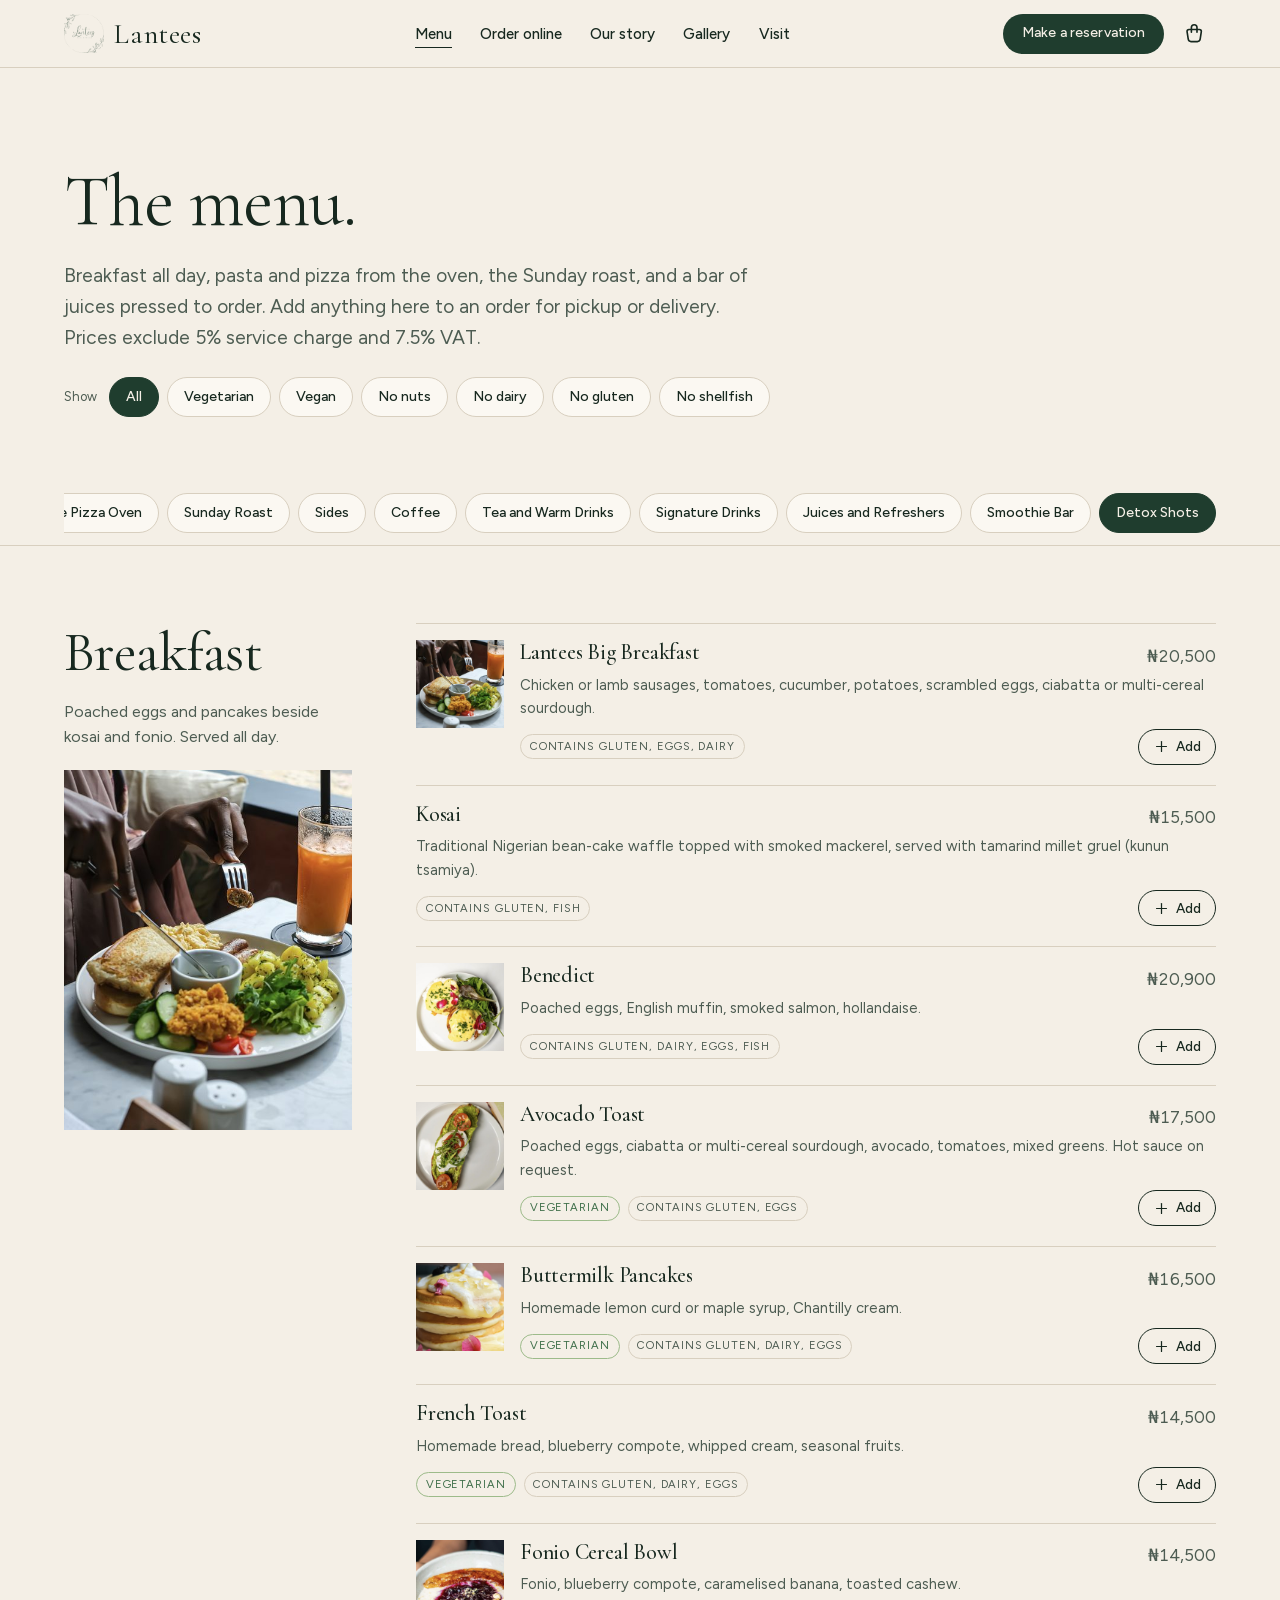
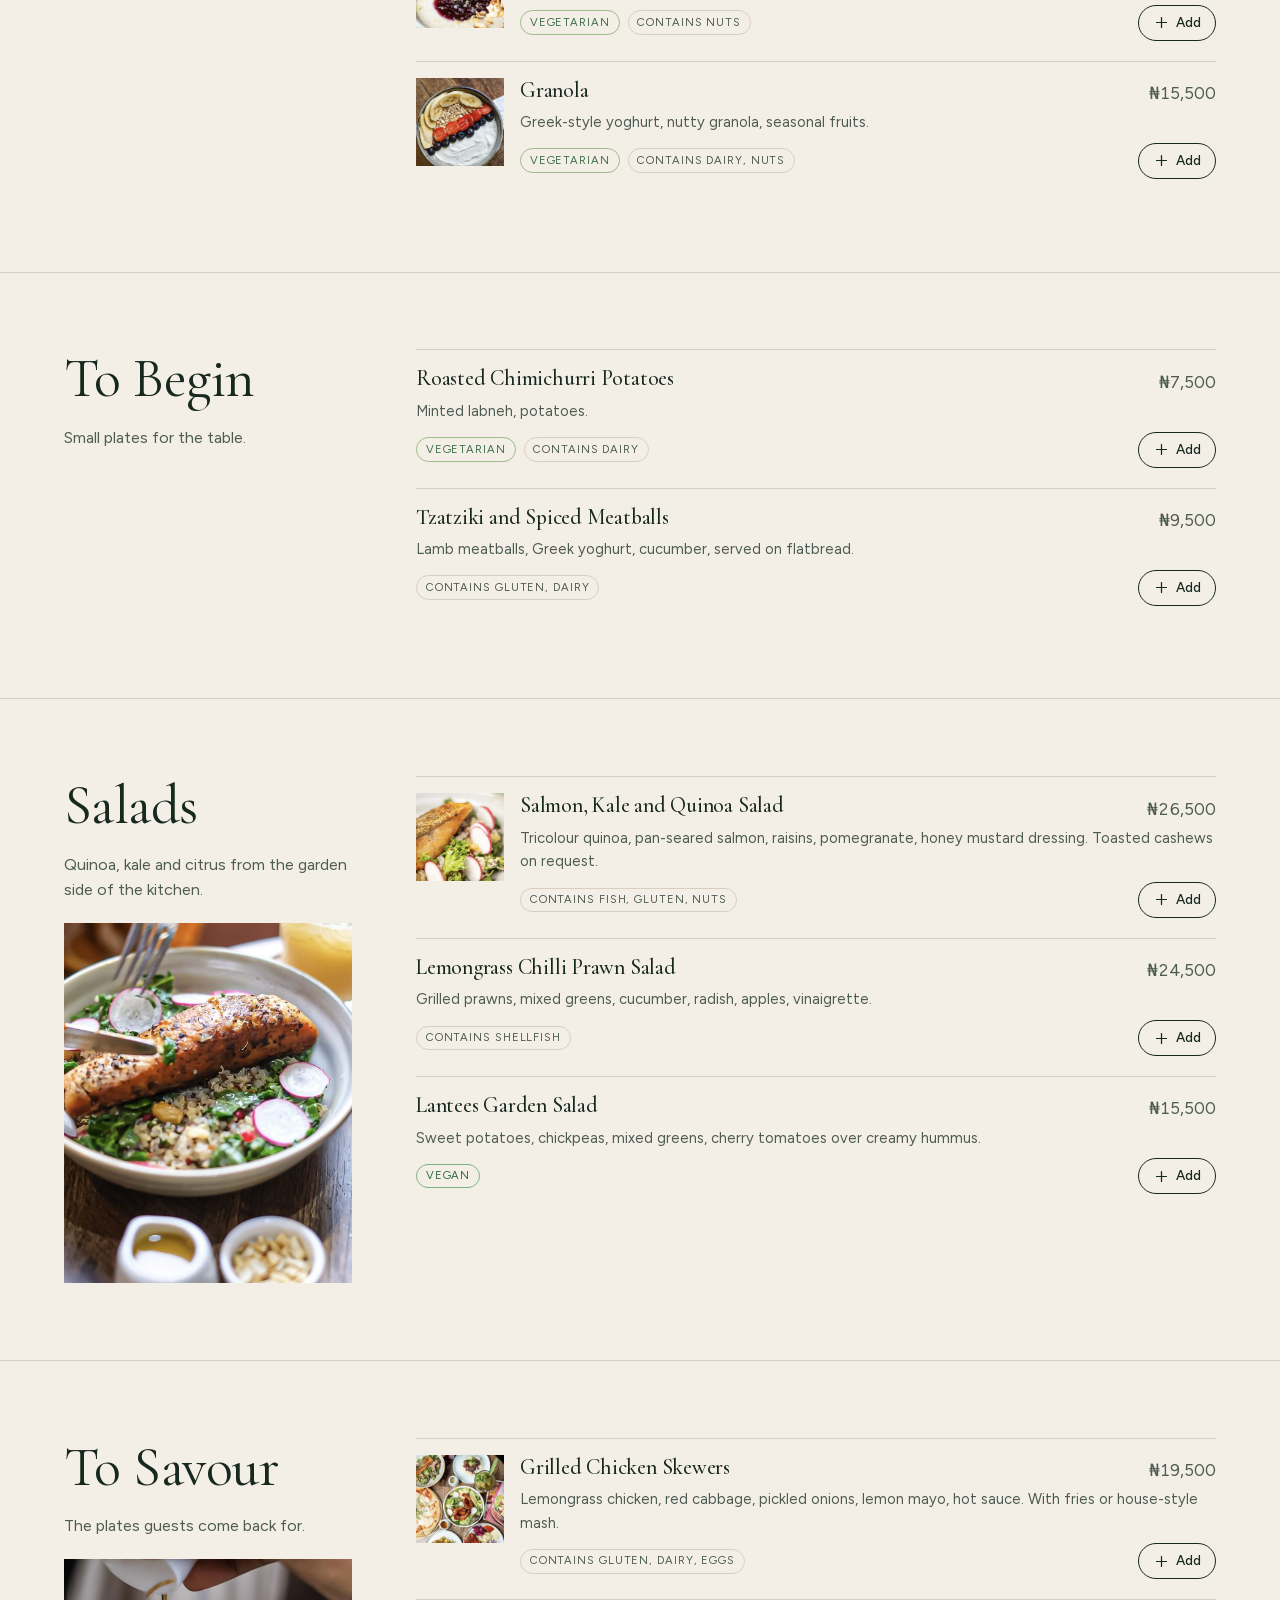
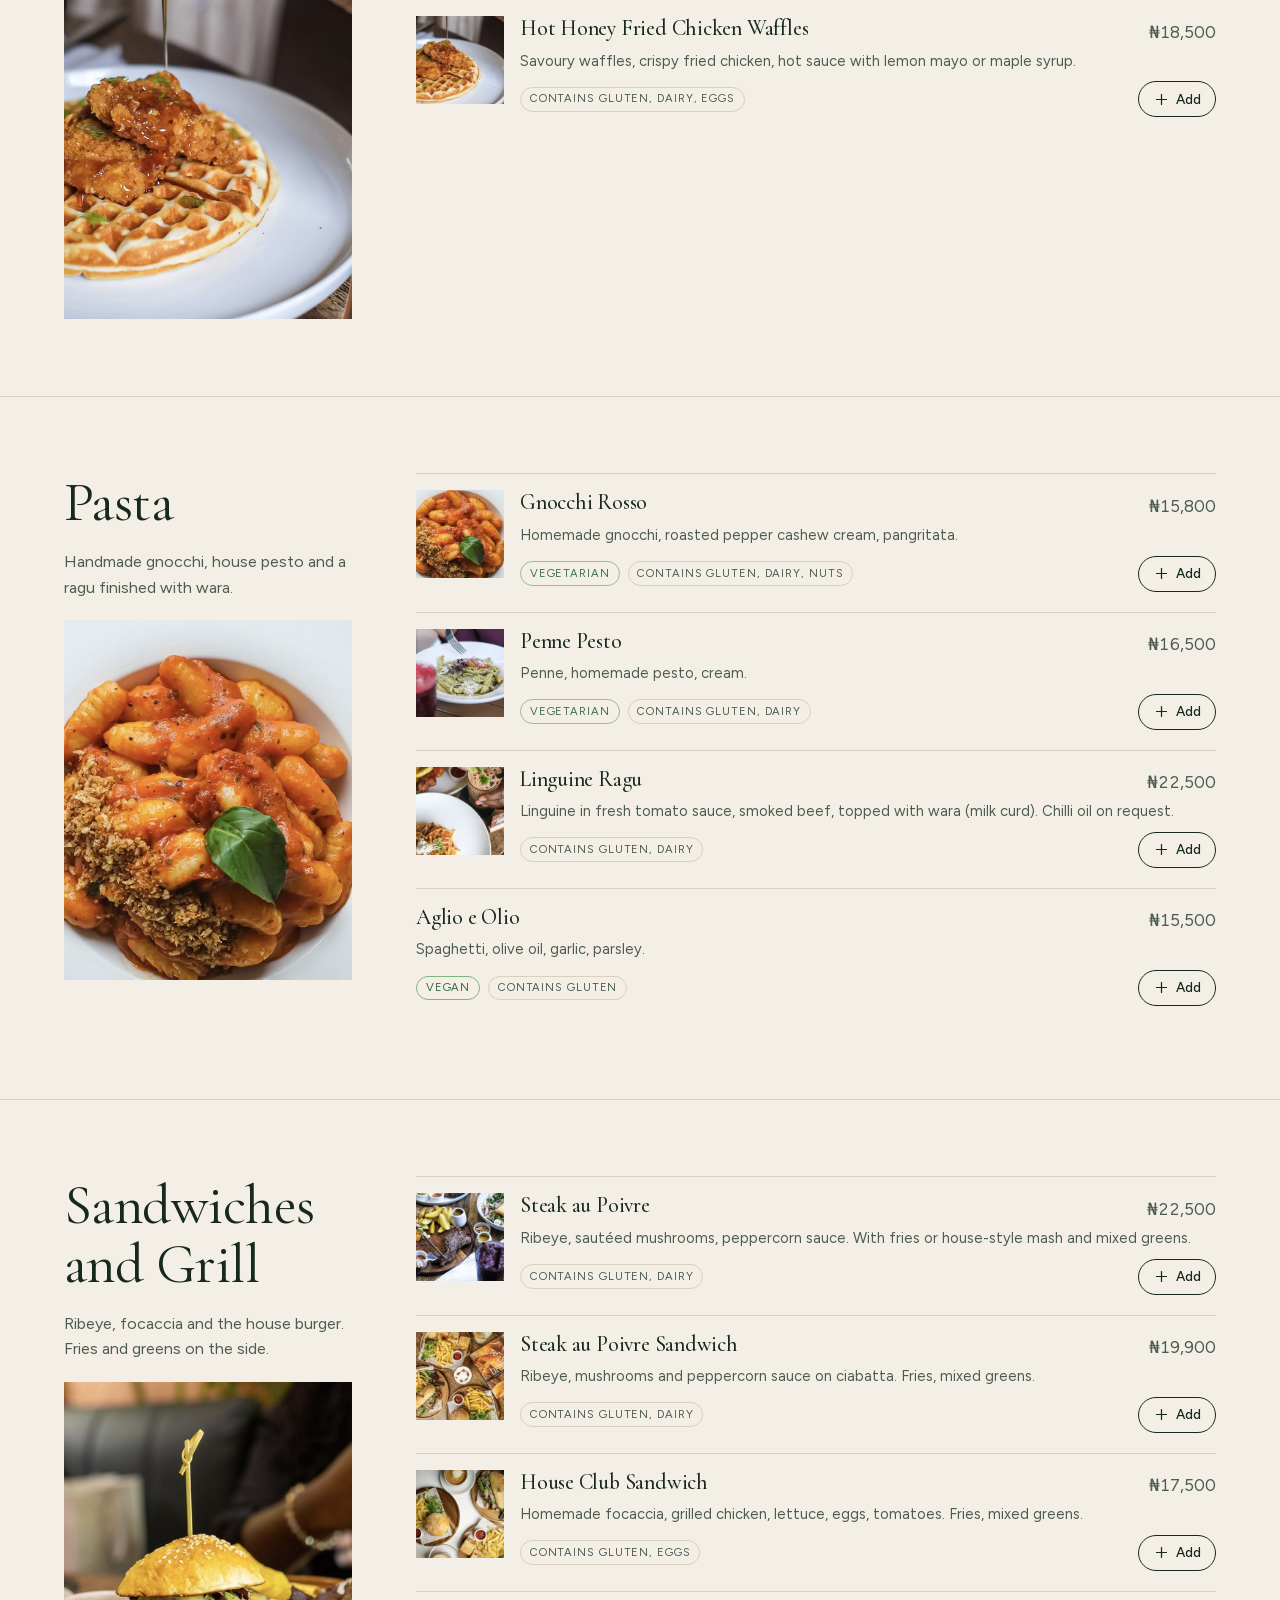
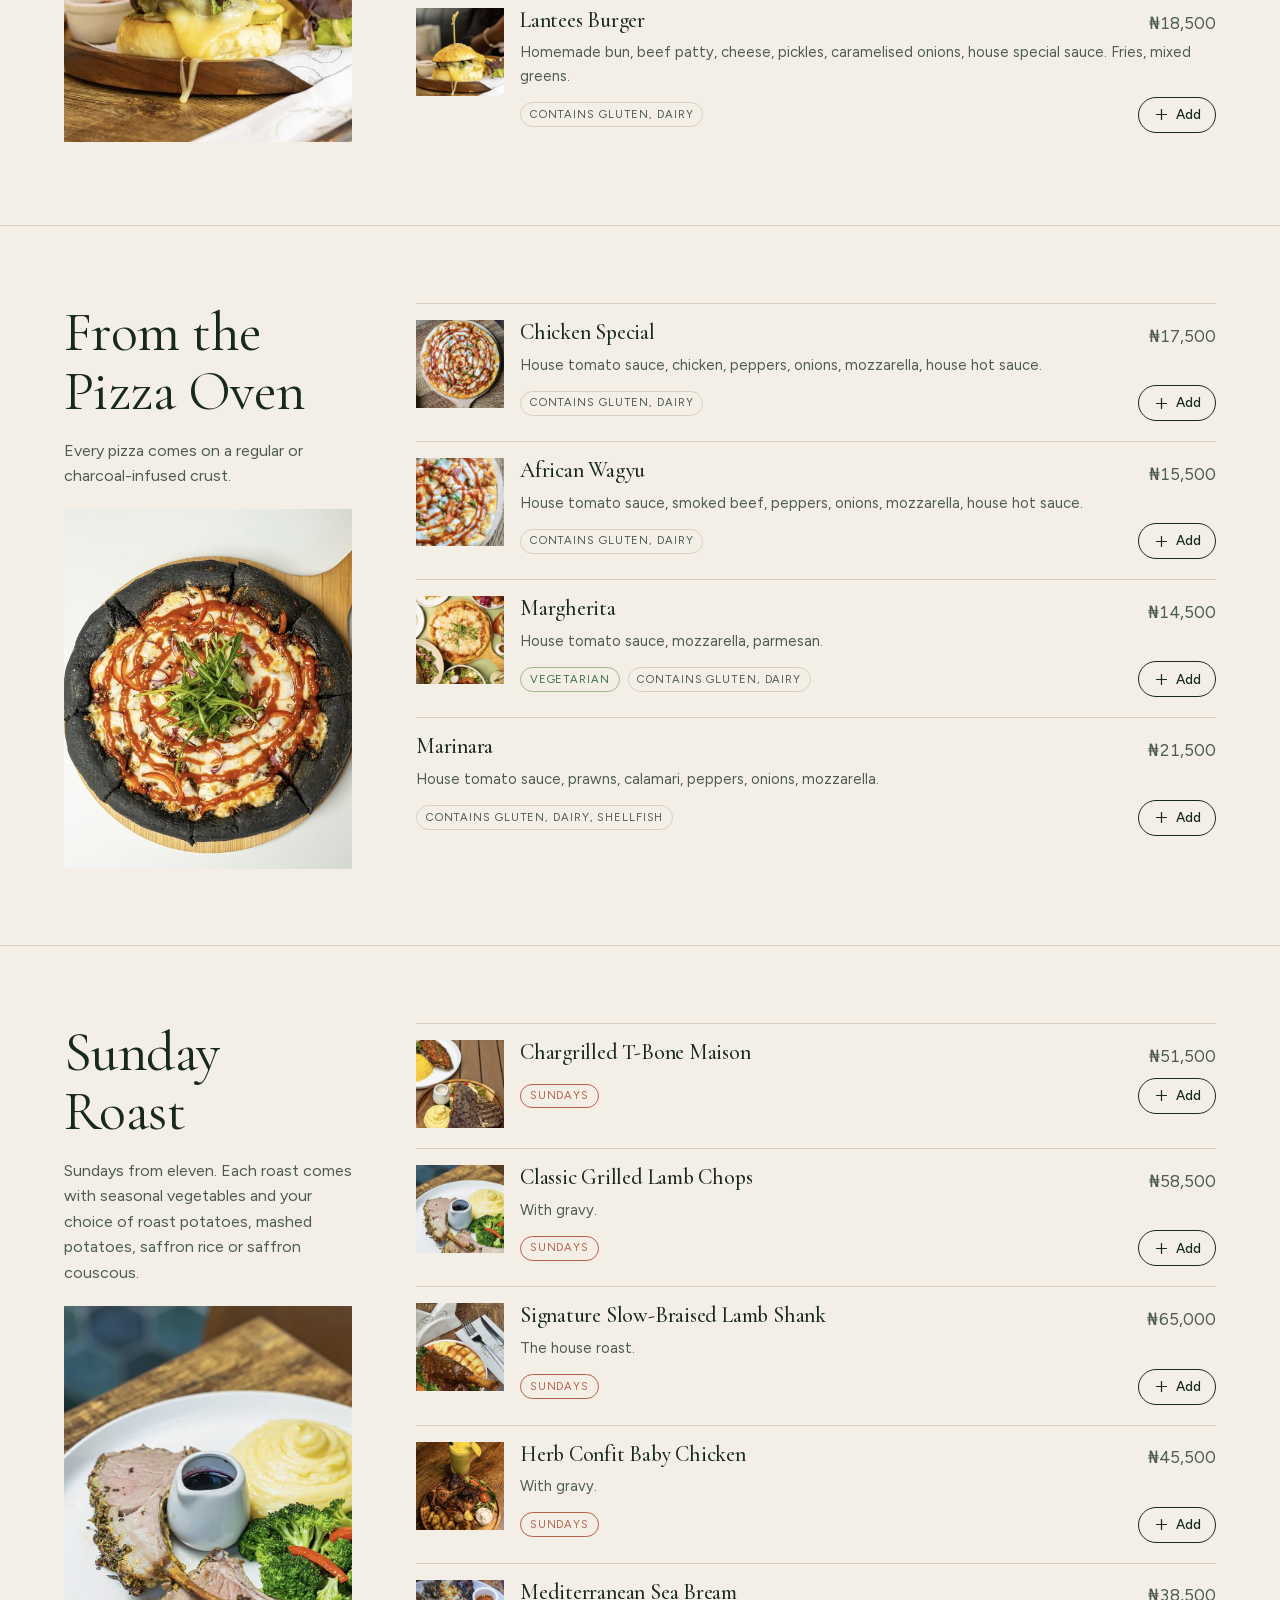
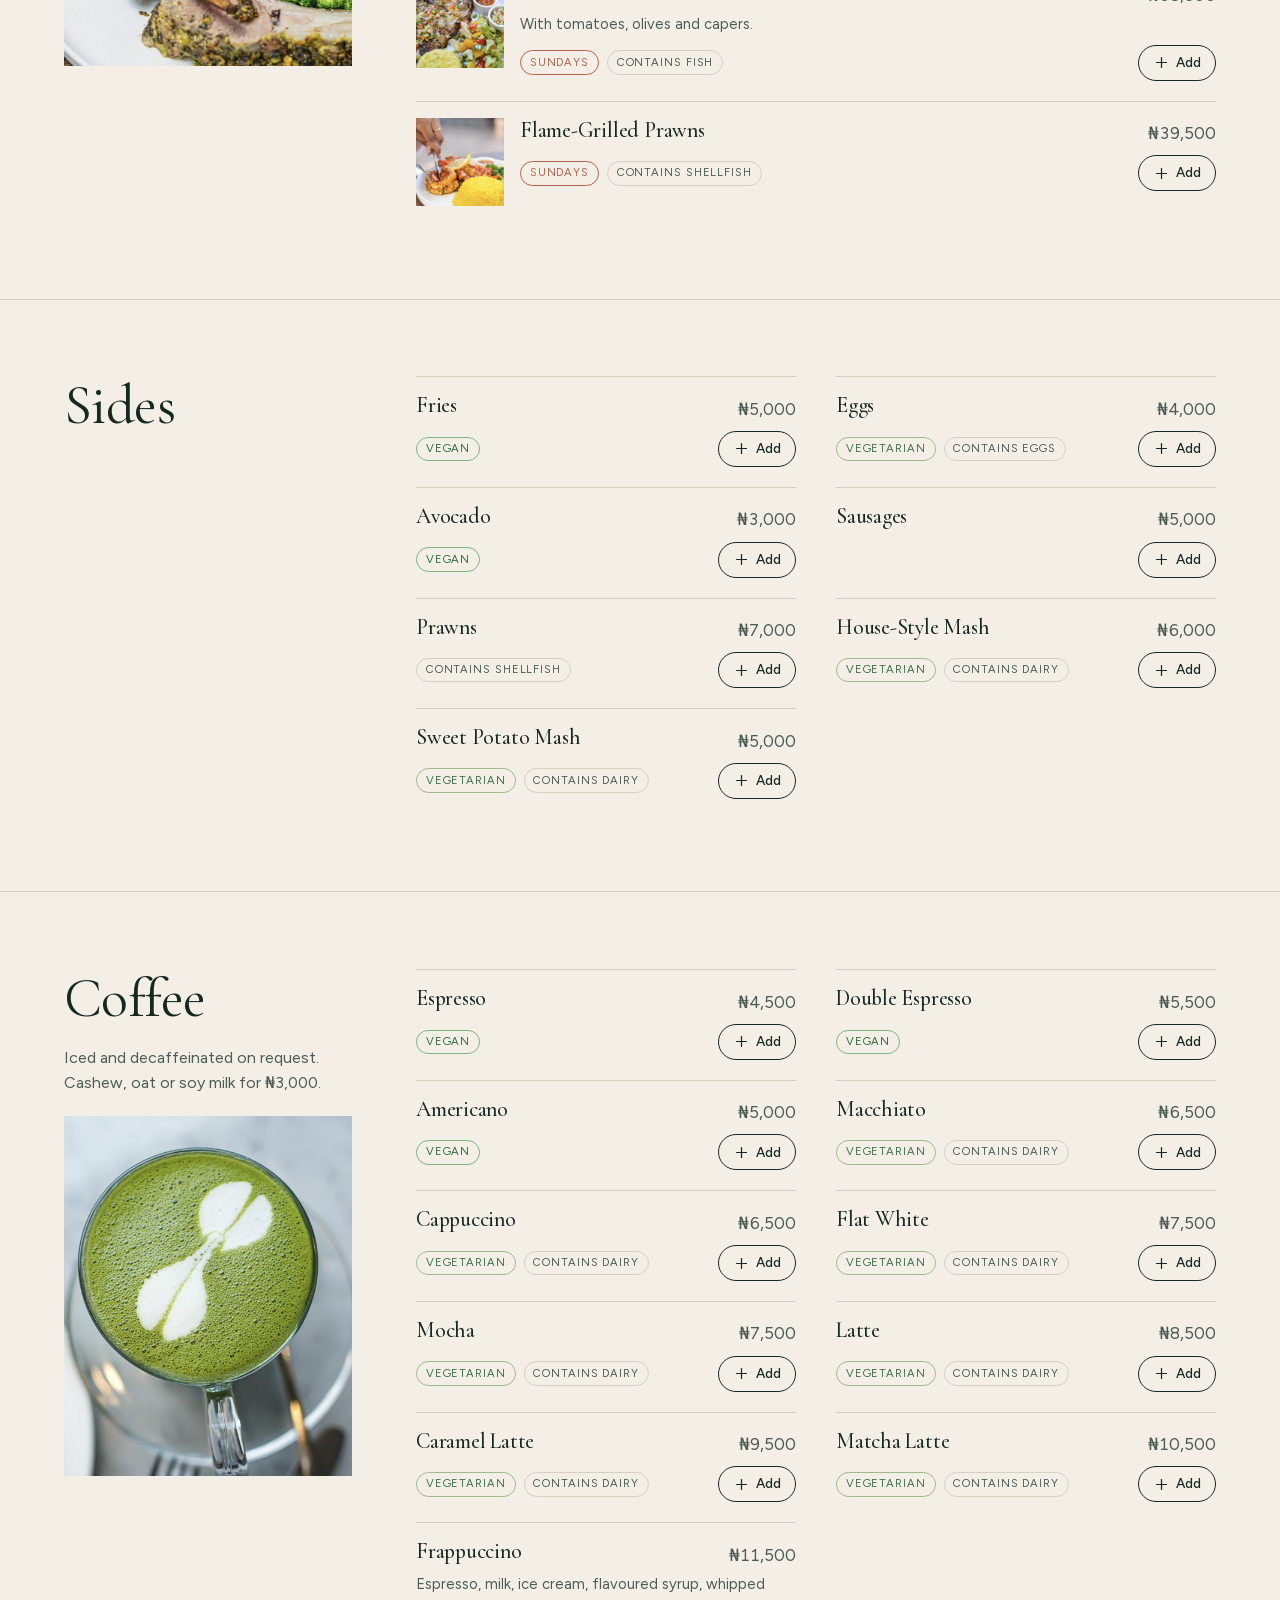
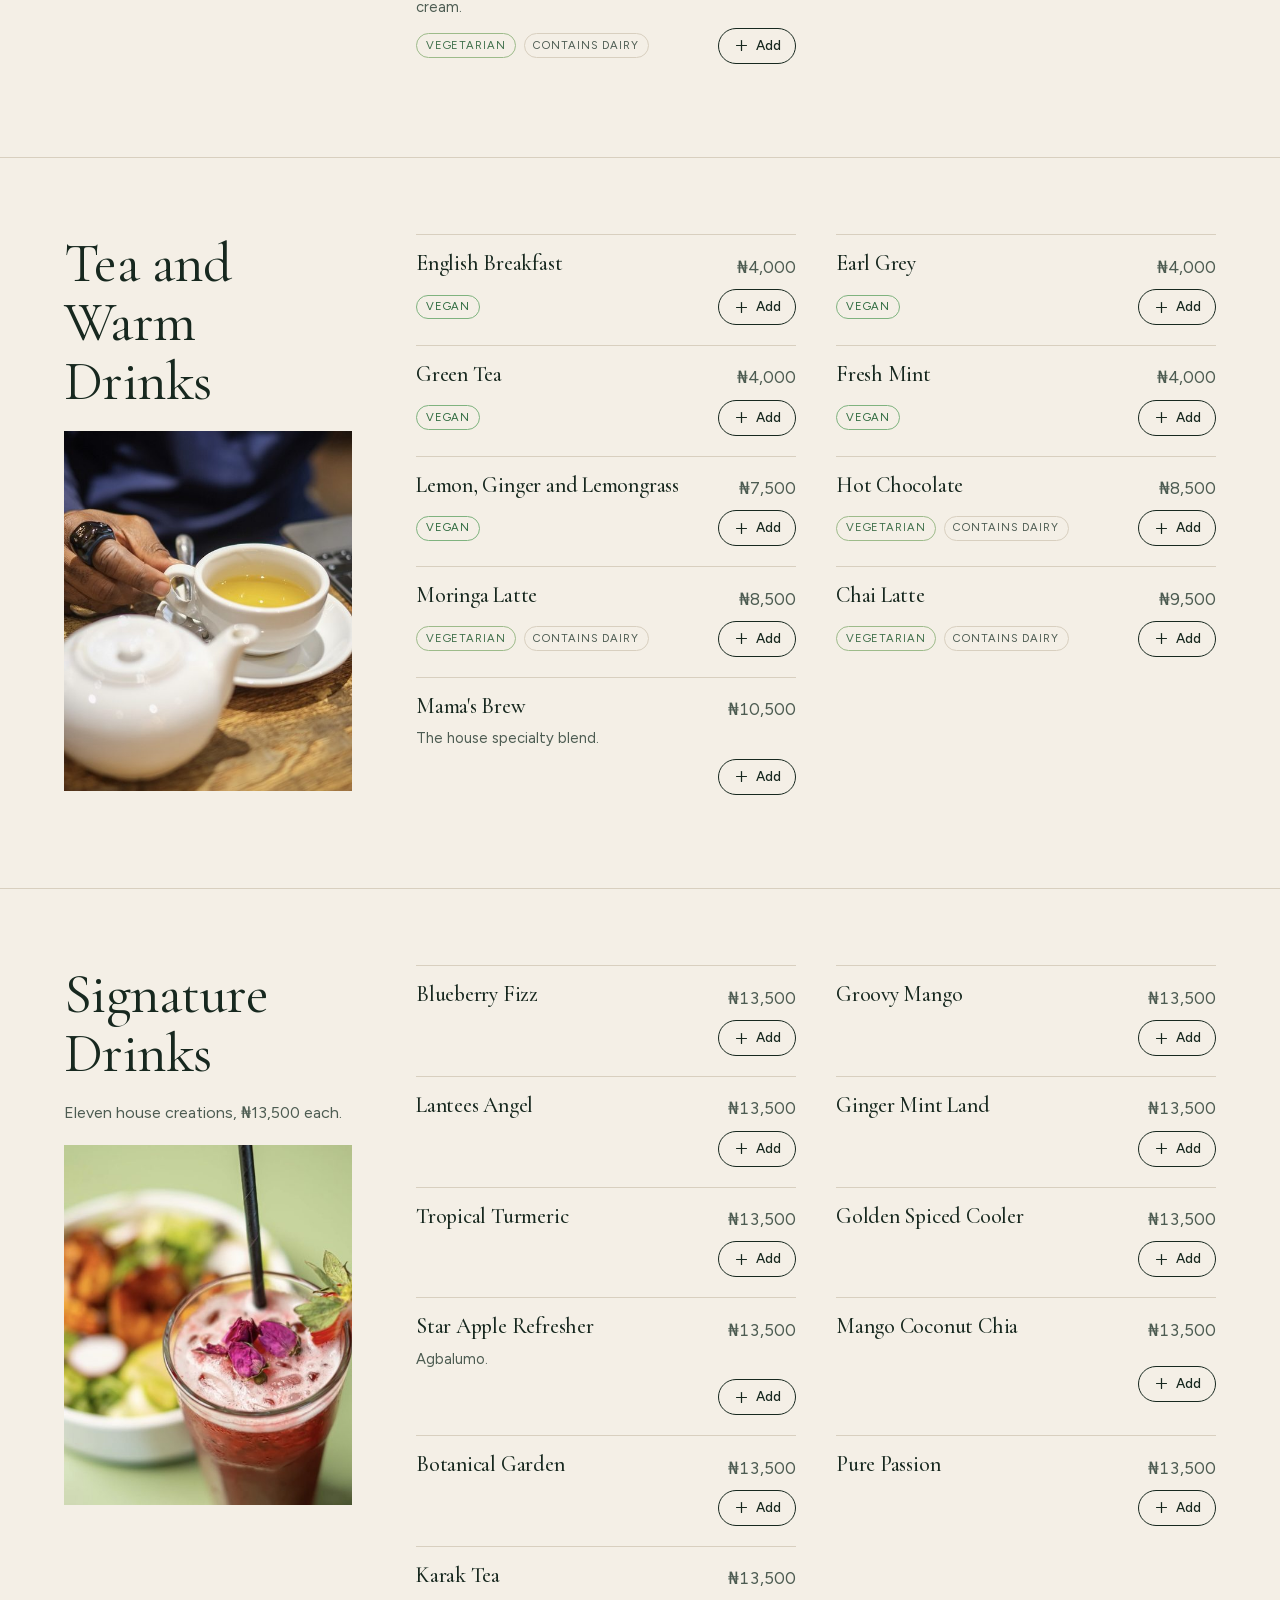
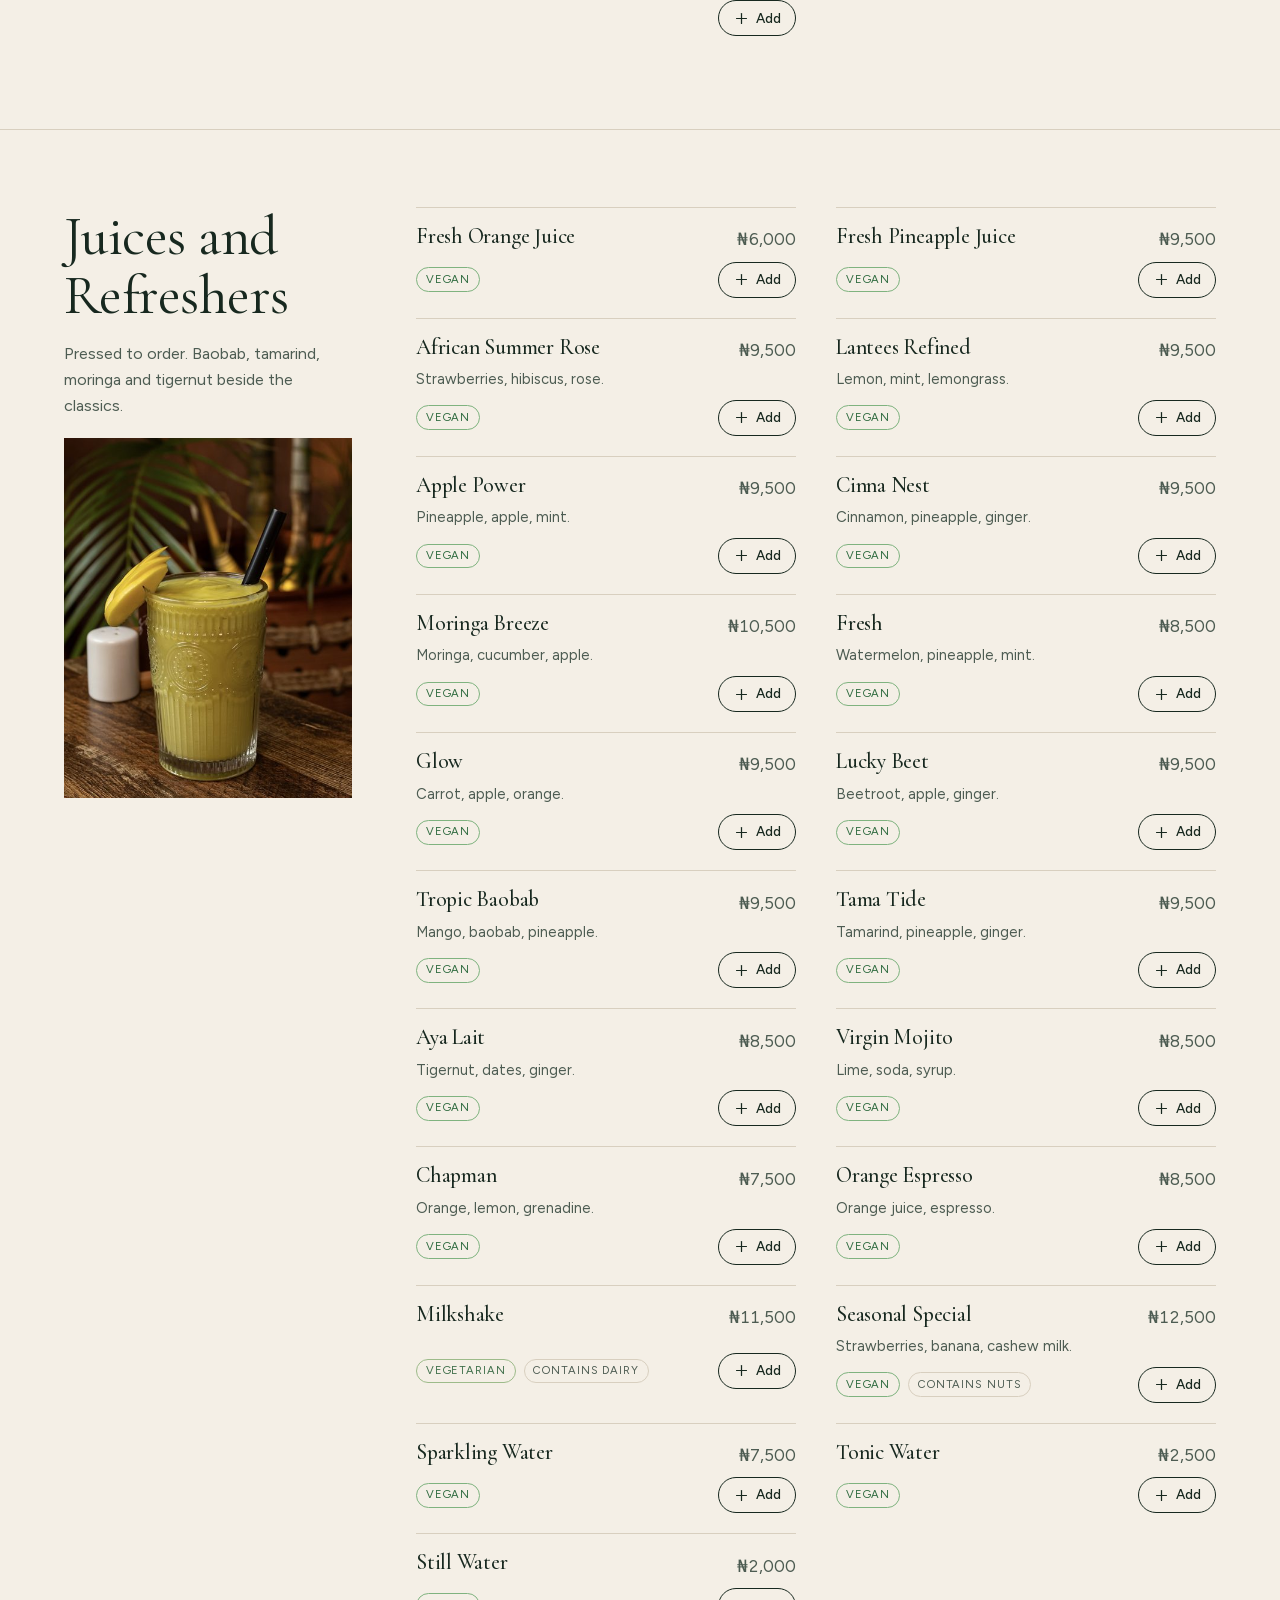
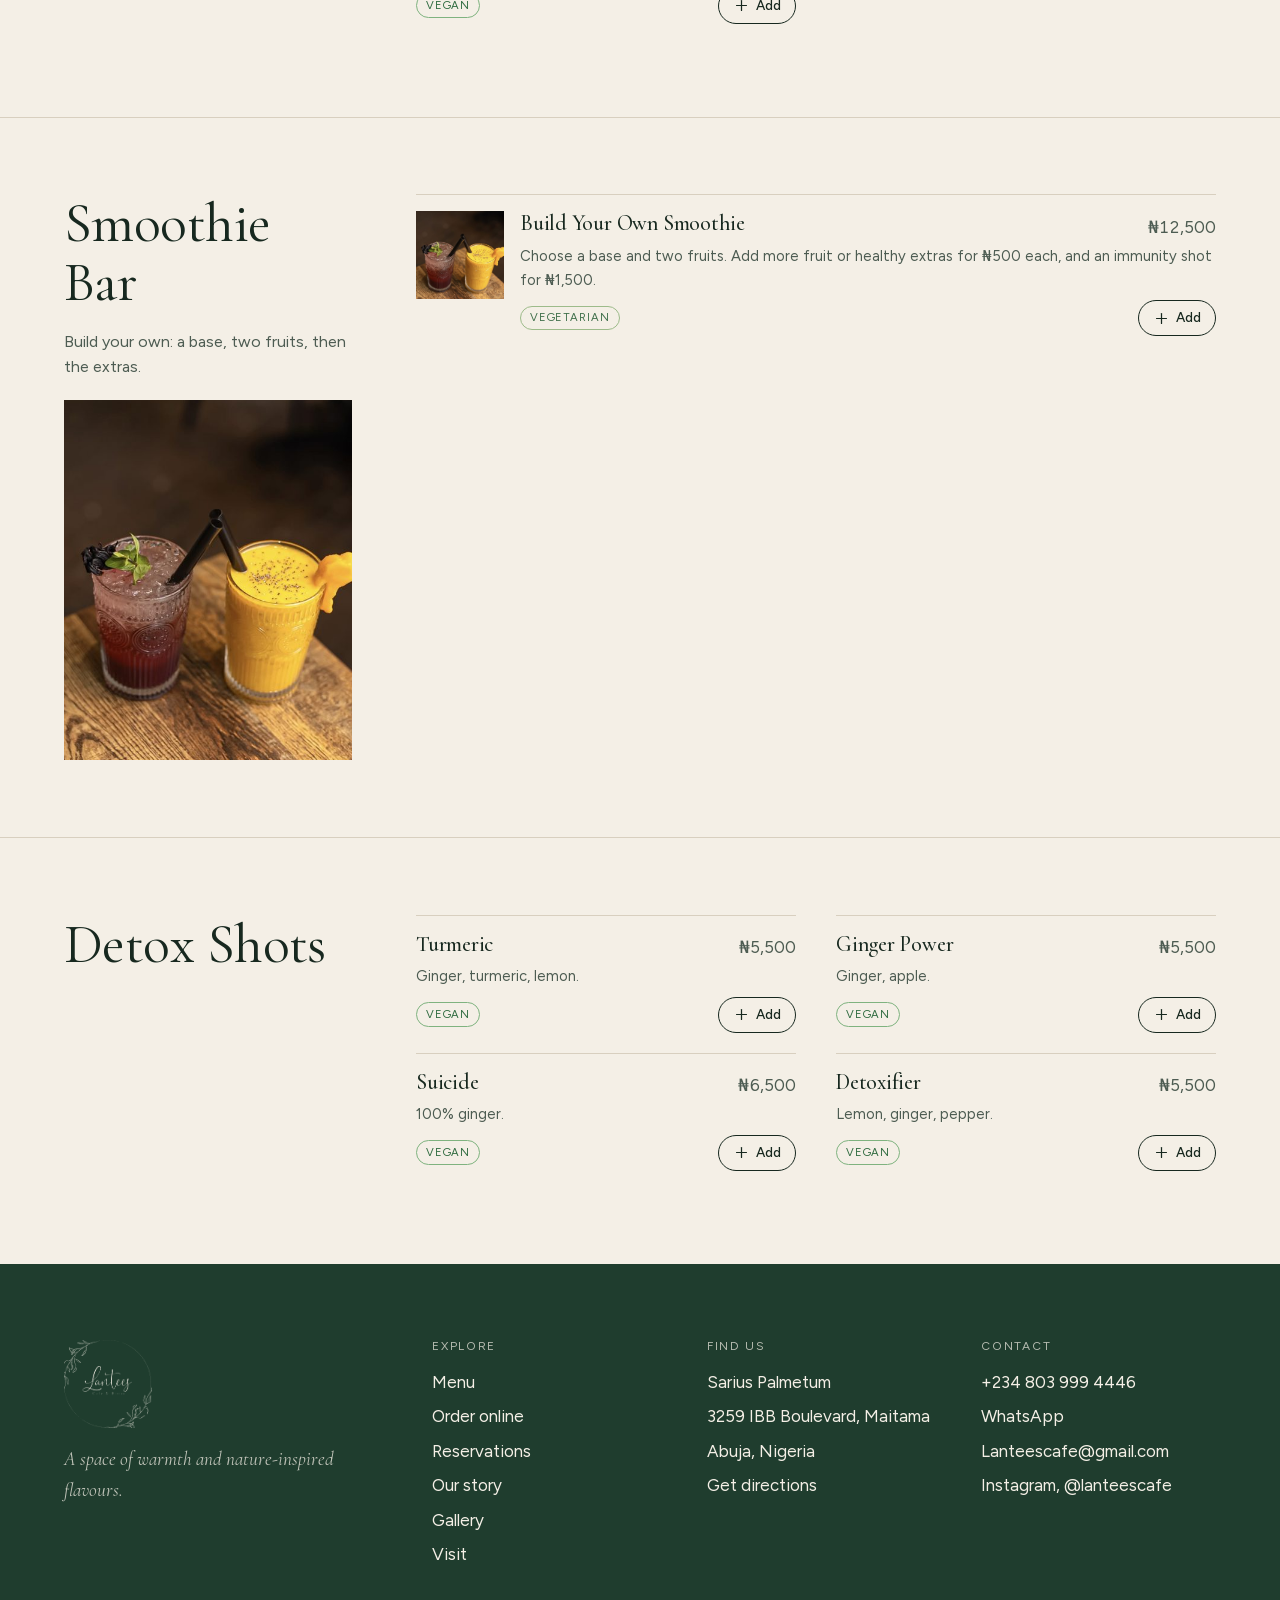
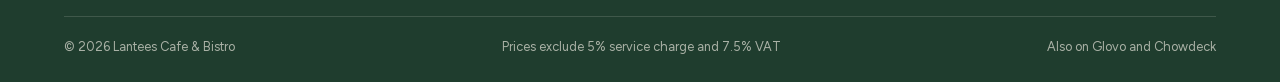
<file: menu.html>
<!doctype html>
<html lang="en">
<head>
<meta charset="utf-8">
<meta name="viewport" content="width=device-width, initial-scale=1, viewport-fit=cover">
<title>Menu, Lantees Cafe & Bistro</title>
<meta name="description" content="The full Lantees menu with prices: breakfast all day, salads, pasta, pizza, sandwiches, the Sunday roast, specialty coffee, tea, signature drinks, pressed juices, smoothies and detox shots.">
<meta name="robots" content="noindex">
<link rel="canonical" href="https://lanteescafe.com/menu.html">
<meta name="theme-color" content="#f4efe6" media="(prefers-color-scheme: light)">
<meta name="theme-color" content="#0f1d17" media="(prefers-color-scheme: dark)">
<link rel="icon" href="assets/brand/favicon-32.png" sizes="32x32">
<link rel="apple-touch-icon" href="assets/brand/apple-touch-icon.png">
<meta property="og:type" content="website">
<meta property="og:site_name" content="Lantees Cafe & Bistro">
<meta property="og:title" content="Menu, Lantees Cafe & Bistro">
<meta property="og:description" content="The full Lantees menu with prices: breakfast all day, salads, pasta, pizza, sandwiches, the Sunday roast, specialty coffee, tea, signature drinks, pressed juices, smoothies and detox shots.">
<meta property="og:image" content="https://lanteescafe.com/assets/brand/og.jpg">
<meta name="twitter:card" content="summary_large_image">
<link rel="preload" href="assets/fonts/CormorantGaramond-400-normal-latin.woff2" as="font" type="font/woff2" crossorigin>
<link rel="preload" href="assets/fonts/Figtree-400-normal-latin.woff2" as="font" type="font/woff2" crossorigin>
<link rel="stylesheet" href="styles.css">
<link rel="stylesheet" href="commerce.css">

</head>
<body data-page="menu">
<a class="skip" href="#main">Skip to content</a>
<svg xmlns="http://www.w3.org/2000/svg" hidden aria-hidden="true"><symbol id="i-arrow-left" viewBox="0 0 24 24"><path d="M5 12l14 0" /> <path d="M5 12l6 6" /> <path d="M5 12l6 -6" /></symbol><symbol id="i-arrow-right" viewBox="0 0 24 24"><path d="M5 12l14 0" /> <path d="M13 18l6 -6" /> <path d="M13 6l6 6" /></symbol><symbol id="i-arrow-up-right" viewBox="0 0 24 24"><path d="M17 7l-10 10" /> <path d="M8 7l9 0l0 9" /></symbol><symbol id="i-bike" viewBox="0 0 24 24"><path d="M5 18m-3 0a3 3 0 1 0 6 0a3 3 0 1 0 -6 0" /> <path d="M19 18m-3 0a3 3 0 1 0 6 0a3 3 0 1 0 -6 0" /> <path d="M12 19l0 -4l-3 -3l5 -4l2 3l3 0" /> <path d="M17 5m-1 0a1 1 0 1 0 2 0a1 1 0 1 0 -2 0" /></symbol><symbol id="i-brand-instagram" viewBox="0 0 24 24"><path d="M4 8a4 4 0 0 1 4 -4h8a4 4 0 0 1 4 4v8a4 4 0 0 1 -4 4h-8a4 4 0 0 1 -4 -4z" /> <path d="M9 12a3 3 0 1 0 6 0a3 3 0 0 0 -6 0" /> <path d="M16.5 7.5v.01" /></symbol><symbol id="i-brand-whatsapp" viewBox="0 0 24 24"><path d="M3 21l1.65 -3.8a9 9 0 1 1 3.4 2.9l-5.05 .9" /> <path d="M9 10a.5 .5 0 0 0 1 0v-1a.5 .5 0 0 0 -1 0v1a5 5 0 0 0 5 5h1a.5 .5 0 0 0 0 -1h-1a.5 .5 0 0 0 0 1" /></symbol><symbol id="i-building-store" viewBox="0 0 24 24"><path d="M3 21l18 0" /> <path d="M3 7v1a3 3 0 0 0 6 0v-1m0 1a3 3 0 0 0 6 0v-1m0 1a3 3 0 0 0 6 0v-1h-18l2 -4h14l2 4" /> <path d="M5 21l0 -10.15" /> <path d="M19 21l0 -10.15" /> <path d="M9 21v-4a2 2 0 0 1 2 -2h2a2 2 0 0 1 2 2v4" /></symbol><symbol id="i-calendar" viewBox="0 0 24 24"><path d="M4 7a2 2 0 0 1 2 -2h12a2 2 0 0 1 2 2v12a2 2 0 0 1 -2 2h-12a2 2 0 0 1 -2 -2v-12z" /> <path d="M16 3v4" /> <path d="M8 3v4" /> <path d="M4 11h16" /> <path d="M11 15h1" /> <path d="M12 15v3" /></symbol><symbol id="i-car" viewBox="0 0 24 24"><path d="M7 17m-2 0a2 2 0 1 0 4 0a2 2 0 1 0 -4 0" /> <path d="M17 17m-2 0a2 2 0 1 0 4 0a2 2 0 1 0 -4 0" /> <path d="M5 17h-2v-6l2 -5h9l4 5h1a2 2 0 0 1 2 2v4h-2m-4 0h-6m-6 -6h15m-6 0v-5" /></symbol><symbol id="i-check" viewBox="0 0 24 24"><path d="M5 12l5 5l10 -10" /></symbol><symbol id="i-chevron-down" viewBox="0 0 24 24"><path d="M6 9l6 6l6 -6" /></symbol><symbol id="i-chevron-left" viewBox="0 0 24 24"><path d="M15 6l-6 6l6 6" /></symbol><symbol id="i-chevron-right" viewBox="0 0 24 24"><path d="M9 6l6 6l-6 6" /></symbol><symbol id="i-clock" viewBox="0 0 24 24"><path d="M3 12a9 9 0 1 0 18 0a9 9 0 0 0 -18 0" /> <path d="M12 7v5l3 3" /></symbol><symbol id="i-coffee" viewBox="0 0 24 24"><path d="M3 14c.83 .642 2.077 1.017 3.5 1c1.423 .017 2.67 -.358 3.5 -1c.83 -.642 2.077 -1.017 3.5 -1c1.423 -.017 2.67 .358 3.5 1" /> <path d="M8 3a2.4 2.4 0 0 0 -1 2a2.4 2.4 0 0 0 1 2" /> <path d="M12 3a2.4 2.4 0 0 0 -1 2a2.4 2.4 0 0 0 1 2" /> <path d="M3 10h14v5a6 6 0 0 1 -6 6h-2a6 6 0 0 1 -6 -6v-5z" /> <path d="M16.746 16.726a3 3 0 1 0 .252 -5.555" /></symbol><symbol id="i-leaf" viewBox="0 0 24 24"><path d="M5 21c.5 -4.5 2.5 -8 7 -10" /> <path d="M9 18c6.218 0 10.5 -3.288 11 -12v-2h-4.014c-9 0 -11.986 4 -12 9c0 1 0 3 2 5h3z" /></symbol><symbol id="i-mail" viewBox="0 0 24 24"><path d="M3 7a2 2 0 0 1 2 -2h14a2 2 0 0 1 2 2v10a2 2 0 0 1 -2 2h-14a2 2 0 0 1 -2 -2v-10z" /> <path d="M3 7l9 6l9 -6" /></symbol><symbol id="i-map-pin" viewBox="0 0 24 24"><path d="M9 11a3 3 0 1 0 6 0a3 3 0 0 0 -6 0" /> <path d="M17.657 16.657l-4.243 4.243a2 2 0 0 1 -2.827 0l-4.244 -4.243a8 8 0 1 1 11.314 0z" /></symbol><symbol id="i-menu-2" viewBox="0 0 24 24"><path d="M4 6l16 0" /> <path d="M4 12l16 0" /> <path d="M4 18l16 0" /></symbol><symbol id="i-minus" viewBox="0 0 24 24"><path d="M5 12l14 0" /></symbol><symbol id="i-moon" viewBox="0 0 24 24"><path d="M12 3c.132 0 .263 0 .393 0a7.5 7.5 0 0 0 7.92 12.446a9 9 0 1 1 -8.313 -12.454z" /></symbol><symbol id="i-phone" viewBox="0 0 24 24"><path d="M5 4h4l2 5l-2.5 1.5a11 11 0 0 0 5 5l1.5 -2.5l5 2v4a2 2 0 0 1 -2 2a16 16 0 0 1 -15 -15a2 2 0 0 1 2 -2" /></symbol><symbol id="i-plus" viewBox="0 0 24 24"><path d="M12 5l0 14" /> <path d="M5 12l14 0" /></symbol><symbol id="i-shopping-bag" viewBox="0 0 24 24"><path d="M6.331 8h11.339a2 2 0 0 1 1.977 2.304l-1.255 8.152a3 3 0 0 1 -2.966 2.544h-6.852a3 3 0 0 1 -2.965 -2.544l-1.255 -8.152a2 2 0 0 1 1.977 -2.304z" /> <path d="M9 11v-5a3 3 0 0 1 6 0v5" /></symbol><symbol id="i-sun-high" viewBox="0 0 24 24"><path d="M14.828 14.828a4 4 0 1 0 -5.656 -5.656a4 4 0 0 0 5.656 5.656z" /> <path d="M6.343 17.657l-1.414 1.414" /> <path d="M6.343 6.343l-1.414 -1.414" /> <path d="M17.657 6.343l1.414 -1.414" /> <path d="M17.657 17.657l1.414 1.414" /> <path d="M4 12h-2" /> <path d="M12 4v-2" /> <path d="M20 12h2" /> <path d="M12 20v2" /></symbol><symbol id="i-trash" viewBox="0 0 24 24"><path d="M4 7l16 0" /> <path d="M10 11l0 6" /> <path d="M14 11l0 6" /> <path d="M5 7l1 12a2 2 0 0 0 2 2h8a2 2 0 0 0 2 -2l1 -12" /> <path d="M9 7v-3a1 1 0 0 1 1 -1h4a1 1 0 0 1 1 1v3" /></symbol><symbol id="i-users" viewBox="0 0 24 24"><path d="M9 7m-4 0a4 4 0 1 0 8 0a4 4 0 1 0 -8 0" /> <path d="M3 21v-2a4 4 0 0 1 4 -4h4a4 4 0 0 1 4 4v2" /> <path d="M16 3.13a4 4 0 0 1 0 7.75" /> <path d="M21 21v-2a4 4 0 0 0 -3 -3.85" /></symbol><symbol id="i-wifi" viewBox="0 0 24 24"><path d="M12 18l.01 0" /> <path d="M9.172 15.172a4 4 0 0 1 5.656 0" /> <path d="M6.343 12.343a8 8 0 0 1 11.314 0" /> <path d="M3.515 9.515c4.686 -4.687 12.284 -4.687 17 0" /></symbol><symbol id="i-x" viewBox="0 0 24 24"><path d="M18 6l-12 12" /> <path d="M6 6l12 12" /></symbol></svg>
<div id="top-sentinel" style="position:absolute;top:0;left:0;height:3rem;width:1px;pointer-events:none" aria-hidden="true"></div>
<header class="hdr ">
  <div class="wrap hdr__inner">
    <a class="hdr__brand" href="index.html" aria-label="Lantees Cafe and Bistro, home">
      <img class="hdr__mark hdr__mark--green" src="assets/brand/logo-green.png" alt="" width="40" height="40">
      <img class="hdr__mark hdr__mark--ivory" src="assets/brand/logo-ivory.png" alt="" width="40" height="40">
      <span class="hdr__word">Lantees</span>
    </a>
    <nav class="hdr__nav" aria-label="Primary">
      <ul>
        <li><a href="menu.html">Menu</a></li>
        <li><a href="order.html">Order online</a></li>
        <li><a href="about.html">Our story</a></li>
        <li><a href="gallery.html">Gallery</a></li>
        <li><a href="contact.html">Visit</a></li>
      </ul>
    </nav>
    <div class="hdr__actions">
      <a class="btn btn--sm btn--resv" href="reservations.html">Make a reservation</a>
      <button class="iconbtn cartbtn" type="button" data-open-cart aria-label="Your order"><svg class="ic" aria-hidden="true"><use href="#i-shopping-bag"/></svg><span class="cartbtn__count" aria-hidden="true">0</span></button>
      <button class="iconbtn burger" type="button" aria-label="Open menu"><svg class="ic" aria-hidden="true"><use href="#i-menu-2"/></svg></button>
    </div>
  </div>
</header>
<dialog class="mnav" aria-label="Site menu">
  <div class="mnav__inner">
    <div class="mnav__top">
      <span class="hdr__word">Lantees</span>
      <button class="iconbtn" type="button" data-close aria-label="Close menu"><svg class="ic" aria-hidden="true"><use href="#i-x"/></svg></button>
    </div>
    <ul class="mnav__list">
      <li><a href="index.html">Home</a></li>
      <li><a href="menu.html">Menu</a></li>
      <li><a href="order.html">Order online</a></li>
      <li><a href="reservations.html">Reservations</a></li>
      <li><a href="about.html">Our story</a></li>
      <li><a href="gallery.html">Gallery</a></li>
      <li><a href="contact.html">Visit</a></li>
    </ul>
    <div class="mnav__foot">
      <a class="btn btn--ivory" href="reservations.html">Make a reservation</a>
      <p class="mnav__meta">Sarius Palmetum, IBB Way, Maitama<br><a href="tel:+2348039994446">+234 803 999 4446</a></p>
    </div>
  </div>
</dialog>
<main id="main">
<section class="phero" aria-labelledby="menu-h">
  <div class="wrap">
    <h1 id="menu-h">The menu.</h1>
    <p class="lede">Breakfast all day, pasta and pizza from the oven, the Sunday roast, and a bar of juices pressed to order. Add anything here to an order for pickup or delivery. Prices exclude 5% service charge and 7.5% VAT.</p>
    <div class="menu-filters" id="menu-filters" role="group" aria-label="Dietary filters"></div>
  </div>
</section>
<nav class="menu-nav" aria-label="Menu sections"><div class="wrap menu-nav__row" id="menu-nav"></div></nav>
<div id="menu-root" aria-live="polite"></div>
</main>
<footer class="ftr">
  <div class="wrap">
    <div class="ftr__grid">
      <div class="ftr__brand">
        <img src="assets/brand/logo-ivory.png" alt="Lantees Cafe and Bistro" width="88" height="86">
        <p>A space of warmth and nature-inspired flavours.</p>
      </div>
      <div>
        <h4>Explore</h4>
        <ul>
          <li><a href="menu.html">Menu</a></li>
          <li><a href="order.html">Order online</a></li>
          <li><a href="reservations.html">Reservations</a></li>
          <li><a href="about.html">Our story</a></li>
          <li><a href="gallery.html">Gallery</a></li>
          <li><a href="contact.html">Visit</a></li>
        </ul>
      </div>
      <div>
        <h4>Find us</h4>
        <ul>
          <li>Sarius Palmetum</li>
          <li>3259 IBB Boulevard, Maitama</li>
          <li>Abuja, Nigeria</li>
          <li><a href="https://maps.app.goo.gl/vRewKNS1jVjpqsbm6" target="_blank" rel="noopener">Get directions</a></li>
        </ul>
      </div>
      <div>
        <h4>Contact</h4>
        <ul>
          <li><a href="tel:+2348039994446">+234 803 999 4446</a></li>
          <li><a href="https://wa.me/2348039994446" target="_blank" rel="noopener">WhatsApp</a></li>
          <li><a href="mailto:Lanteescafe@gmail.com">Lanteescafe@gmail.com</a></li>
          <li><a href="https://www.instagram.com/lanteescafe/" target="_blank" rel="noopener">Instagram, @lanteescafe</a></li>
        </ul>
      </div>
    </div>
    <div class="ftr__legal">
      <span>&copy; <span data-year>2026</span> Lantees Cafe &amp; Bistro</span>
      <span>Prices exclude 5% service charge and 7.5% VAT</span>
      <span>Also on Glovo and Chowdeck</span>
    </div>
  </div>
</footer>
<script src="data.js"></script>
<script src="app.js"></script>
<script src="order.js"></script>

</body>
</html>
</file>
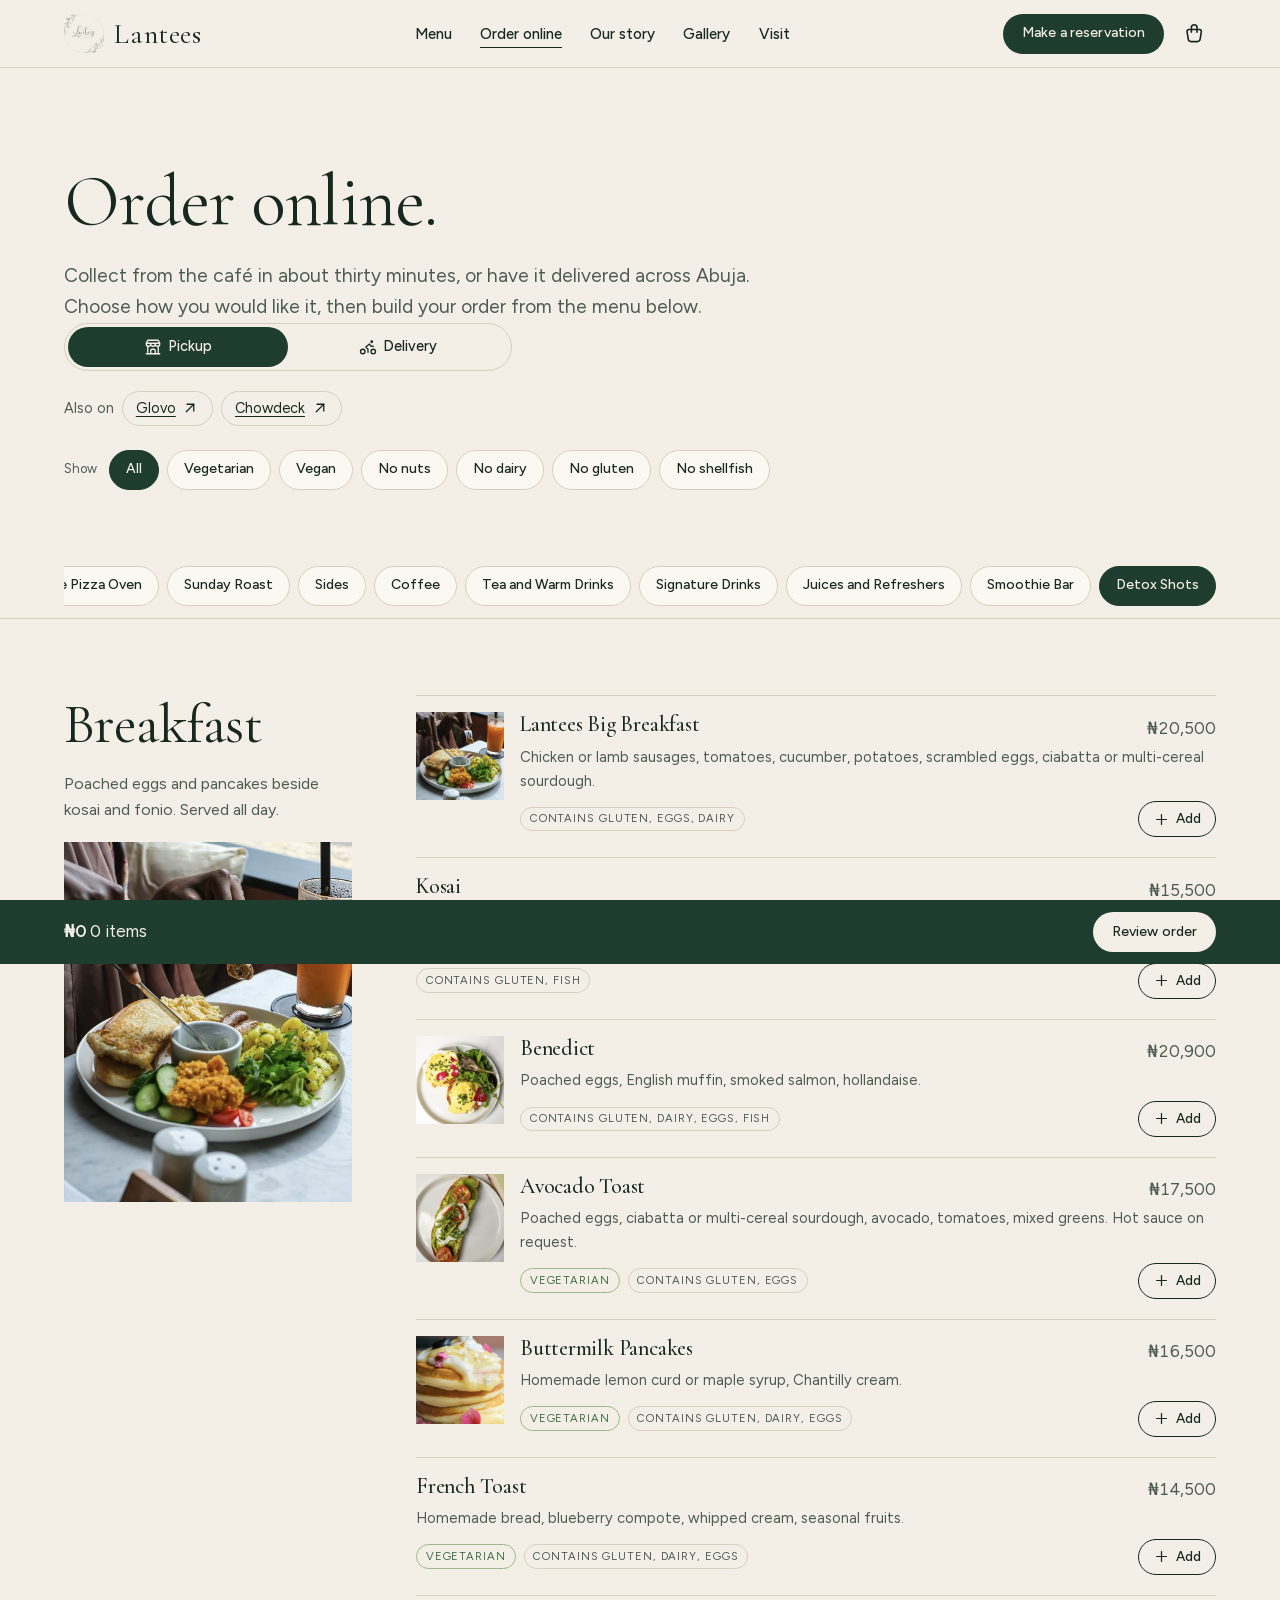
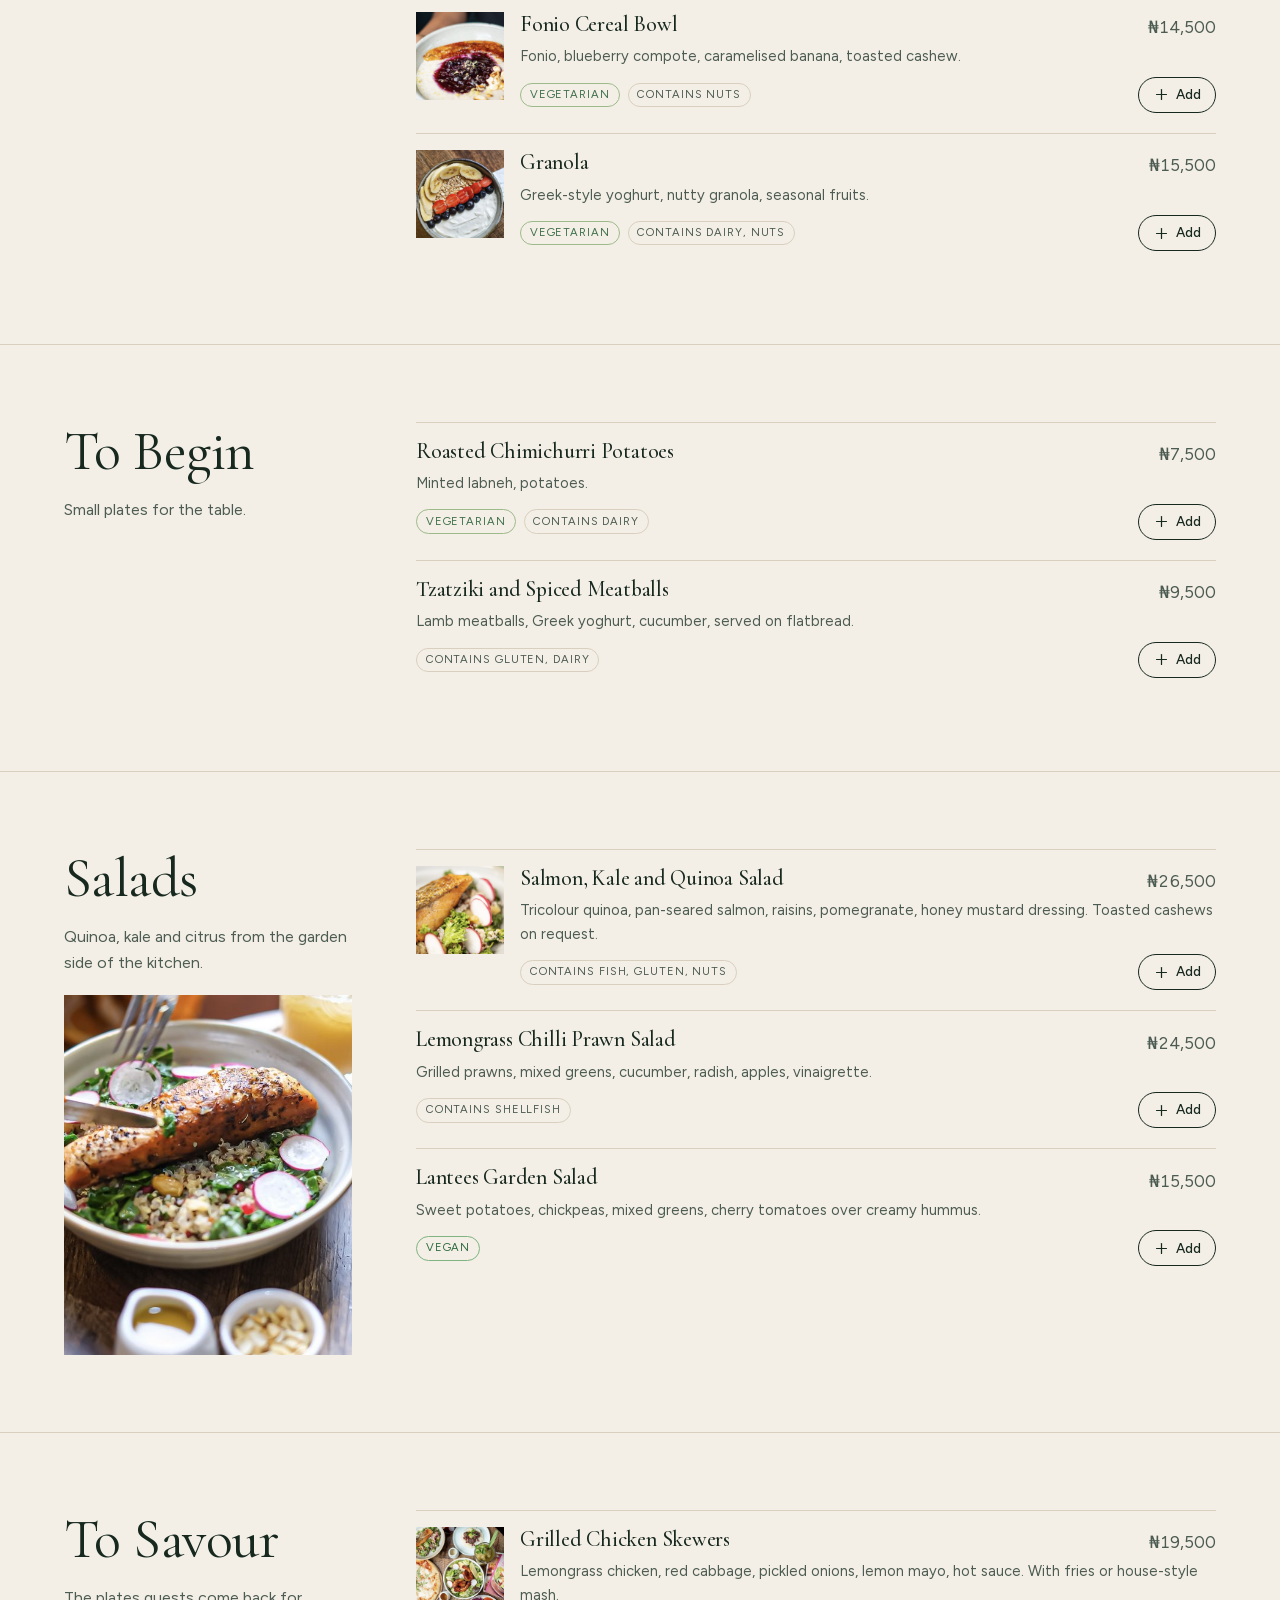
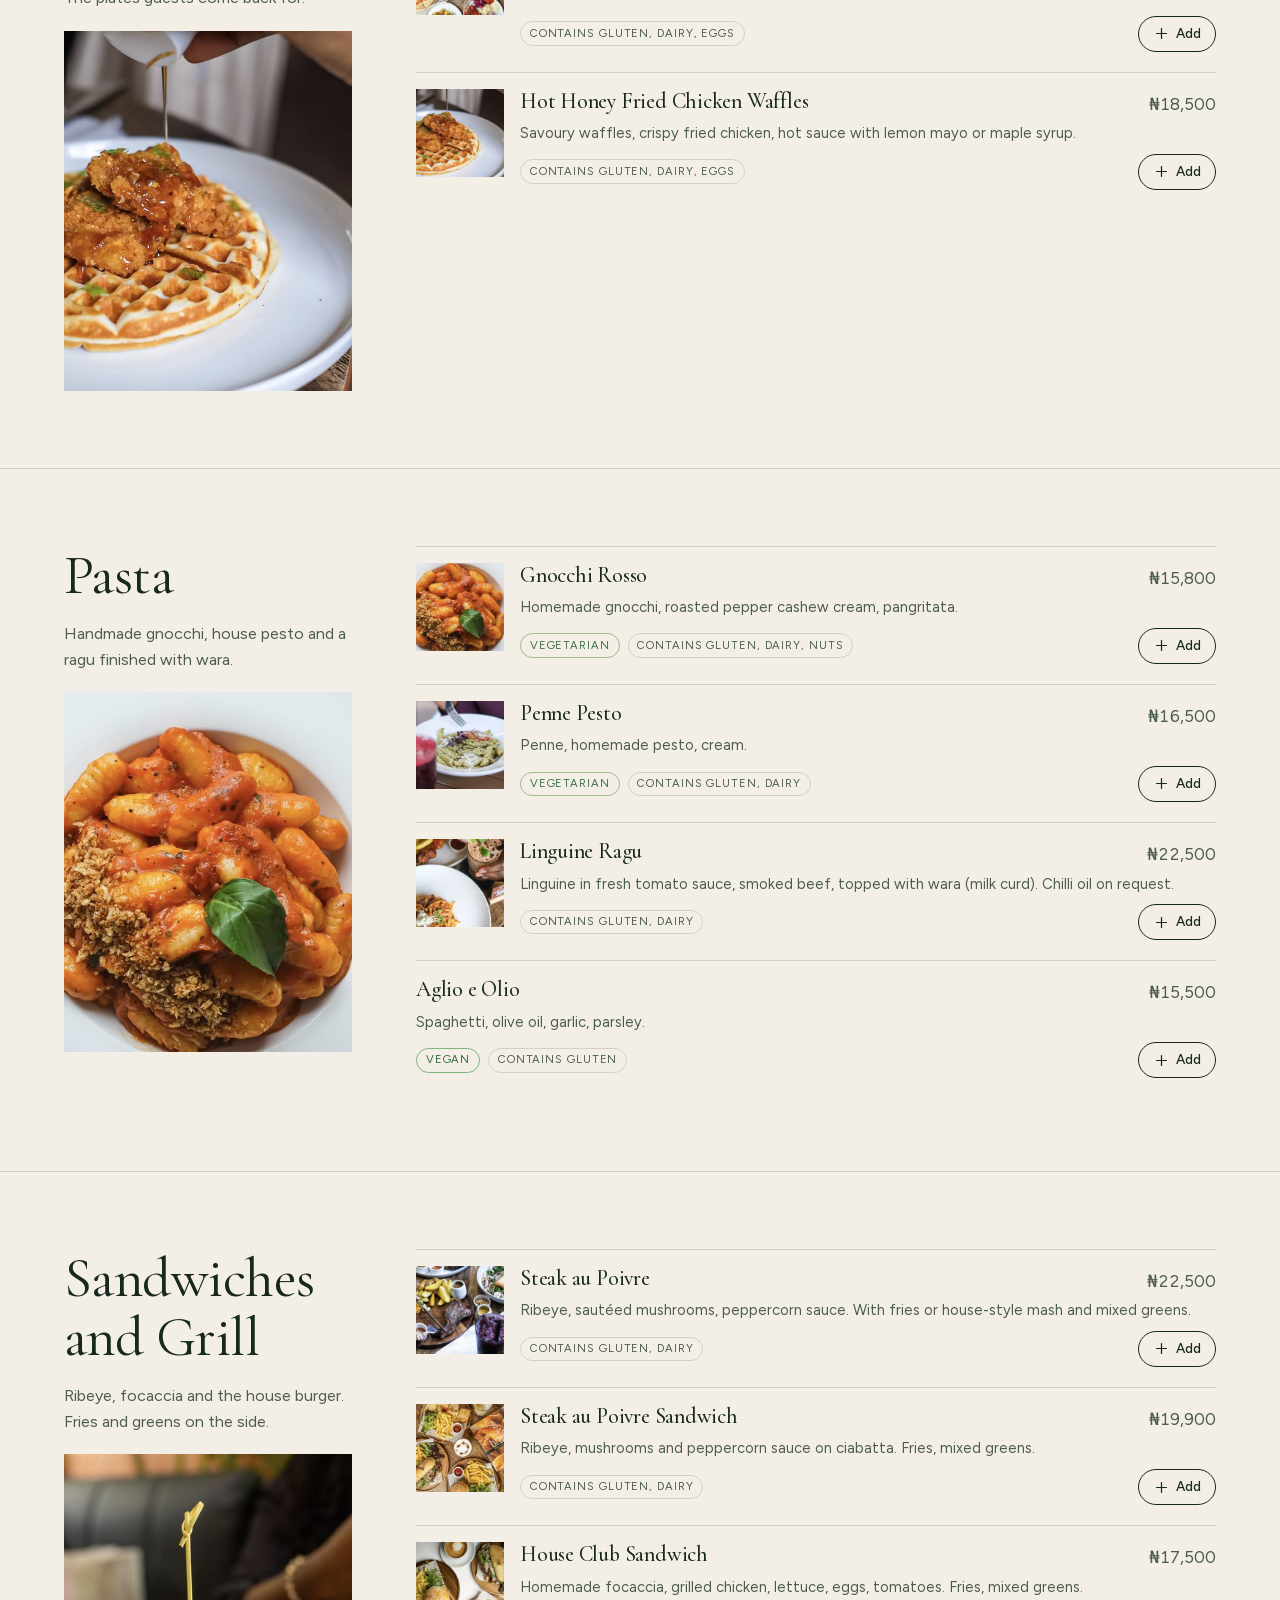
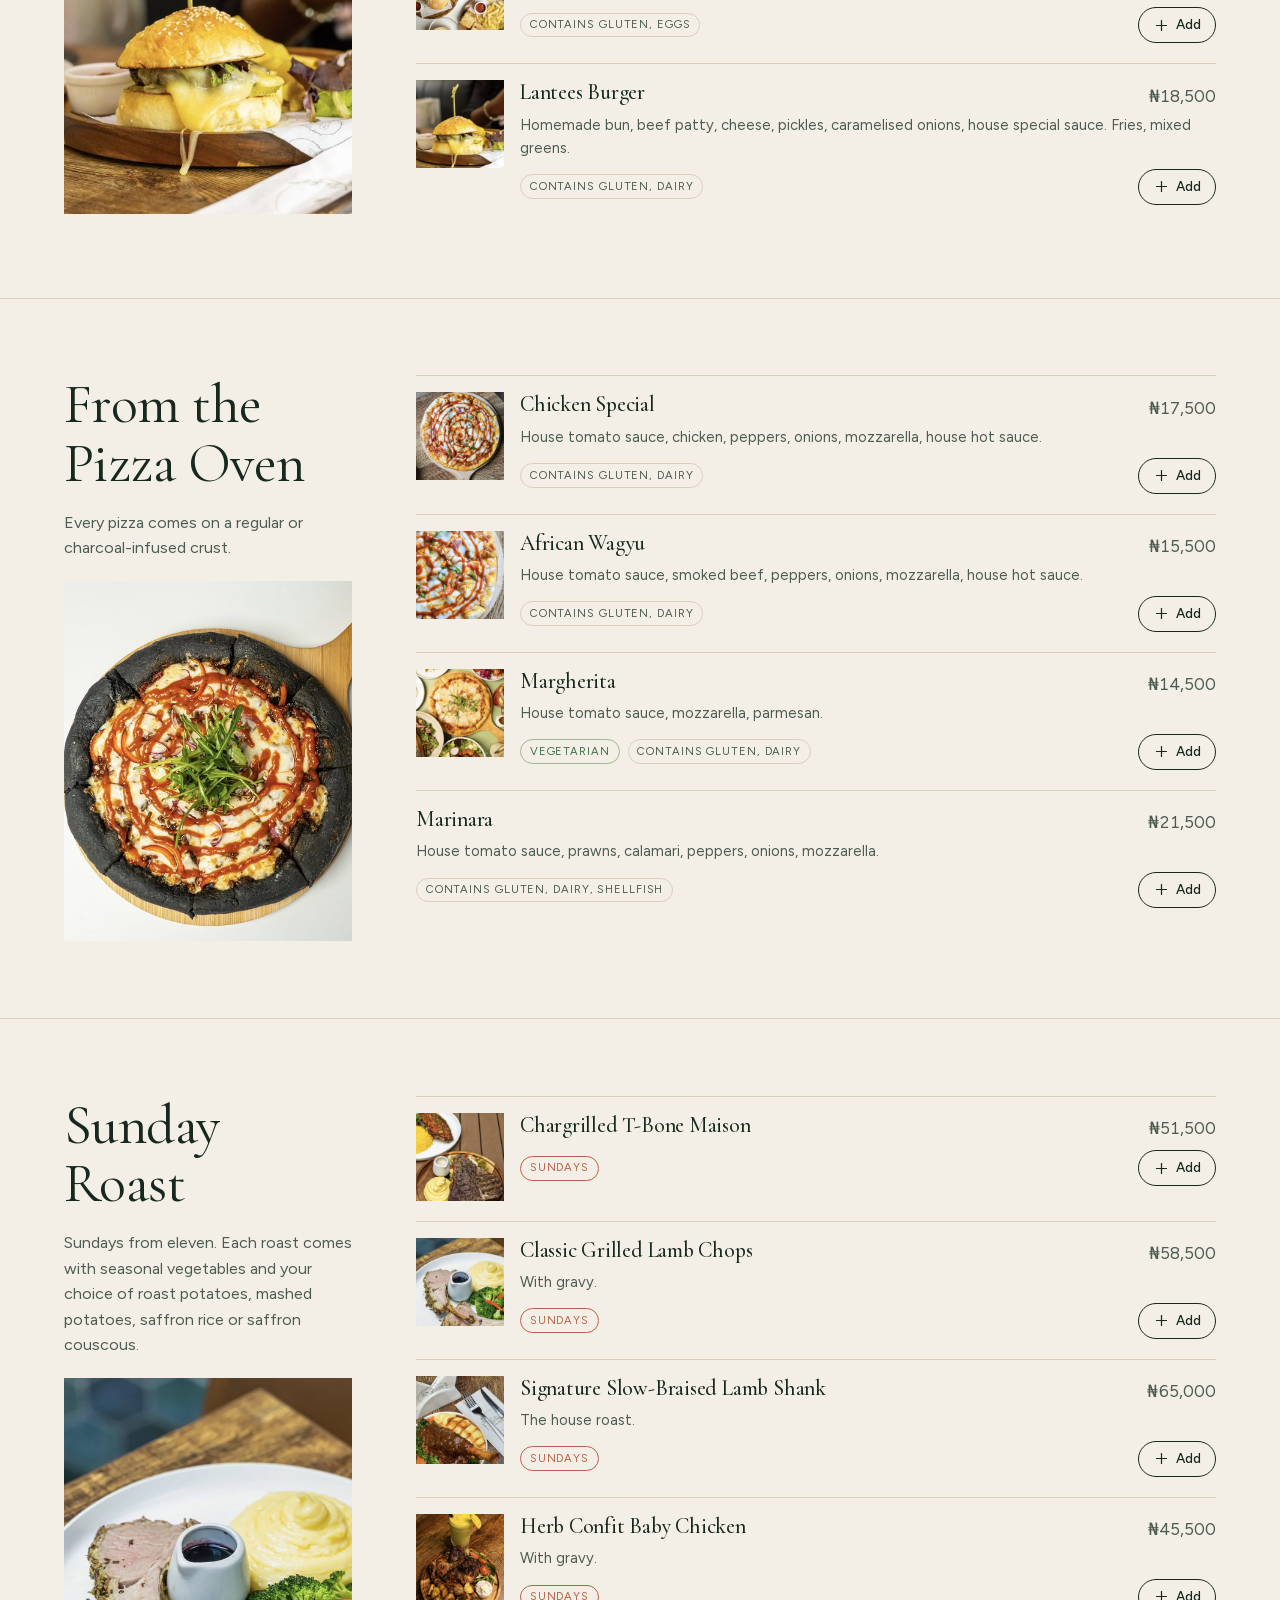
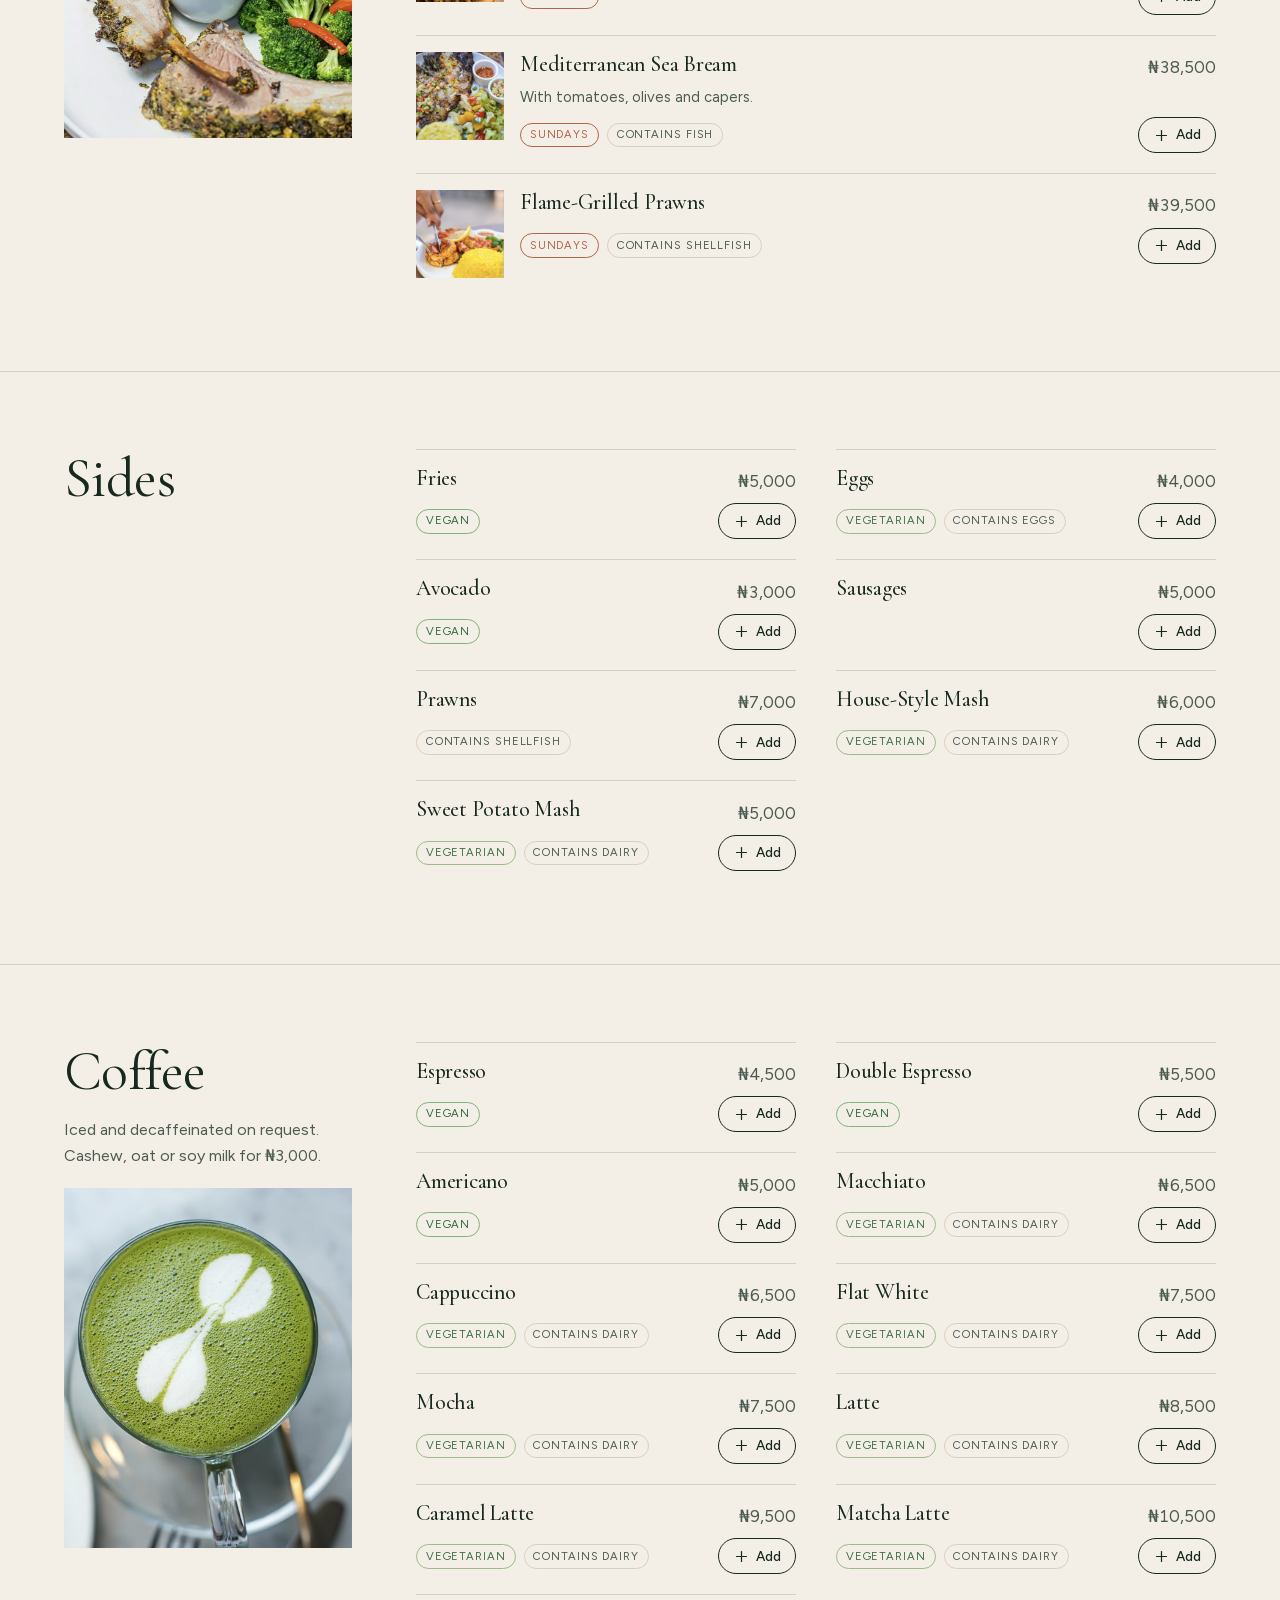
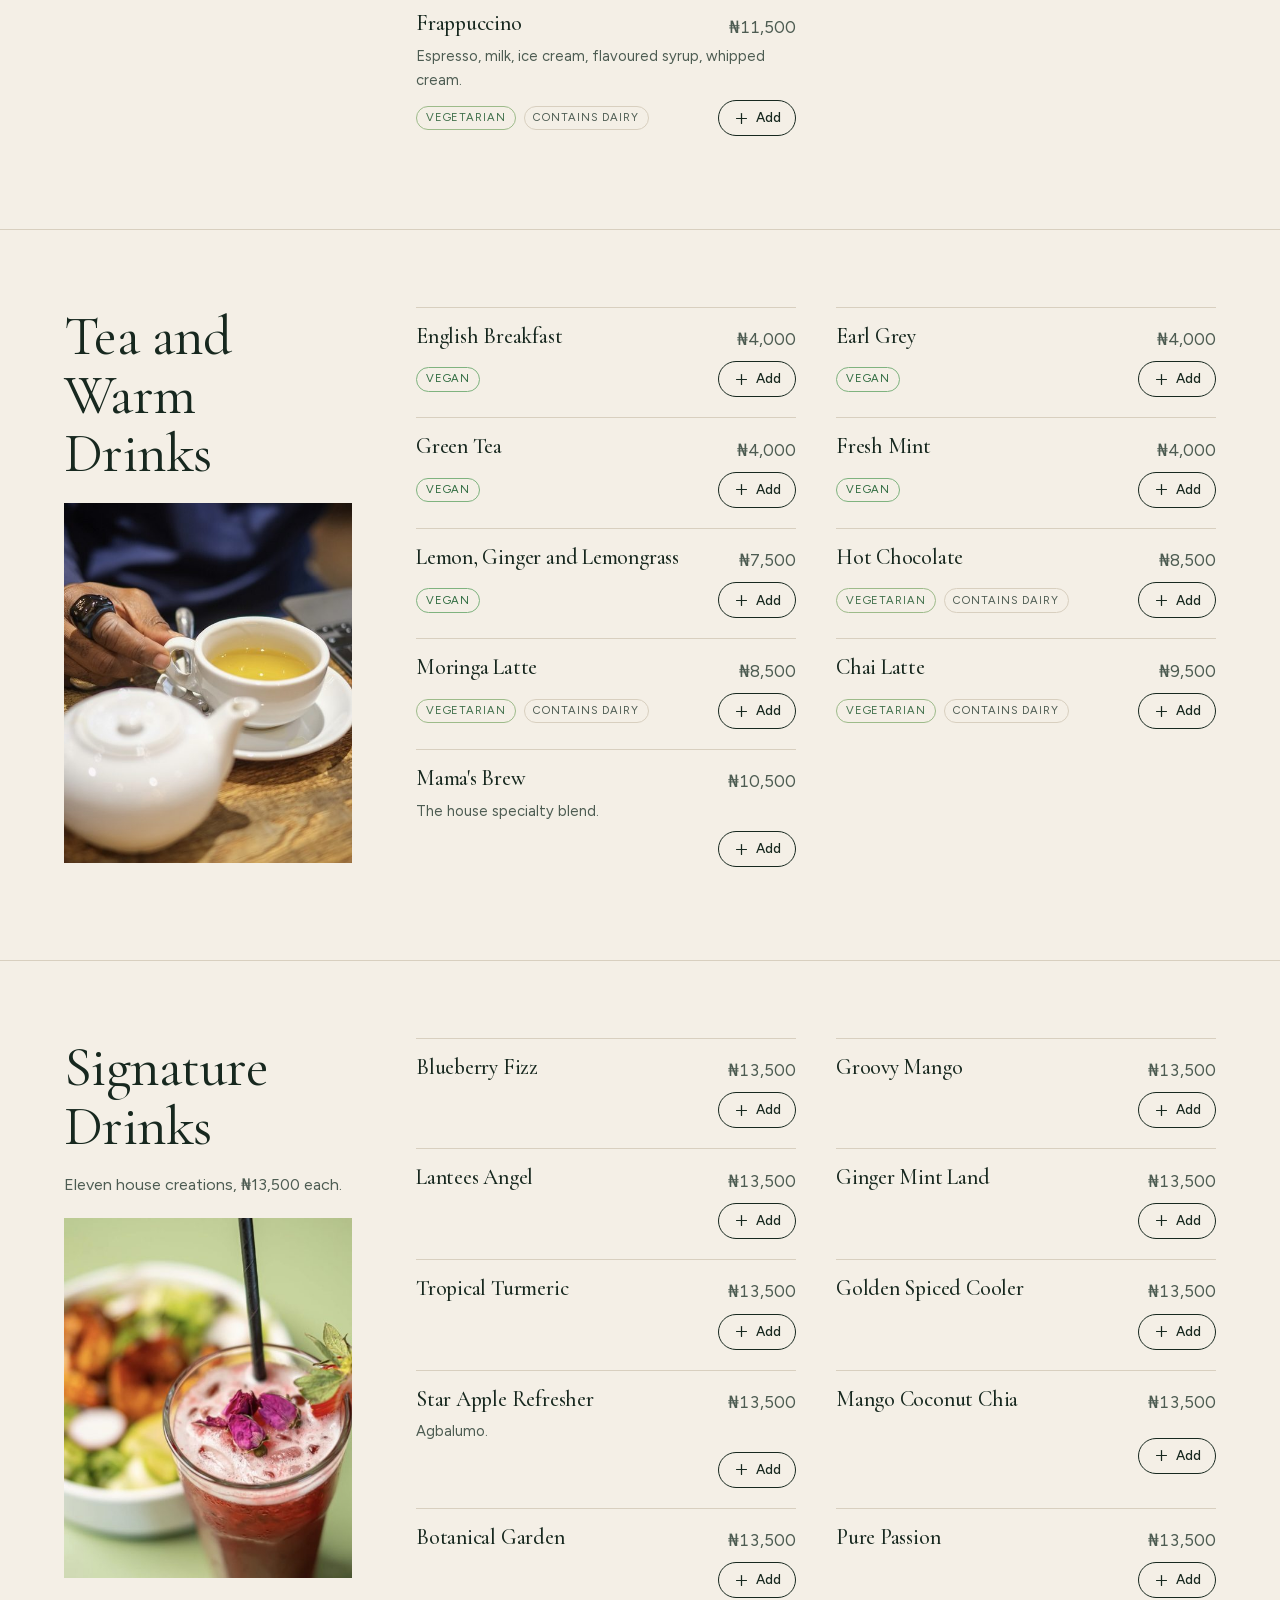
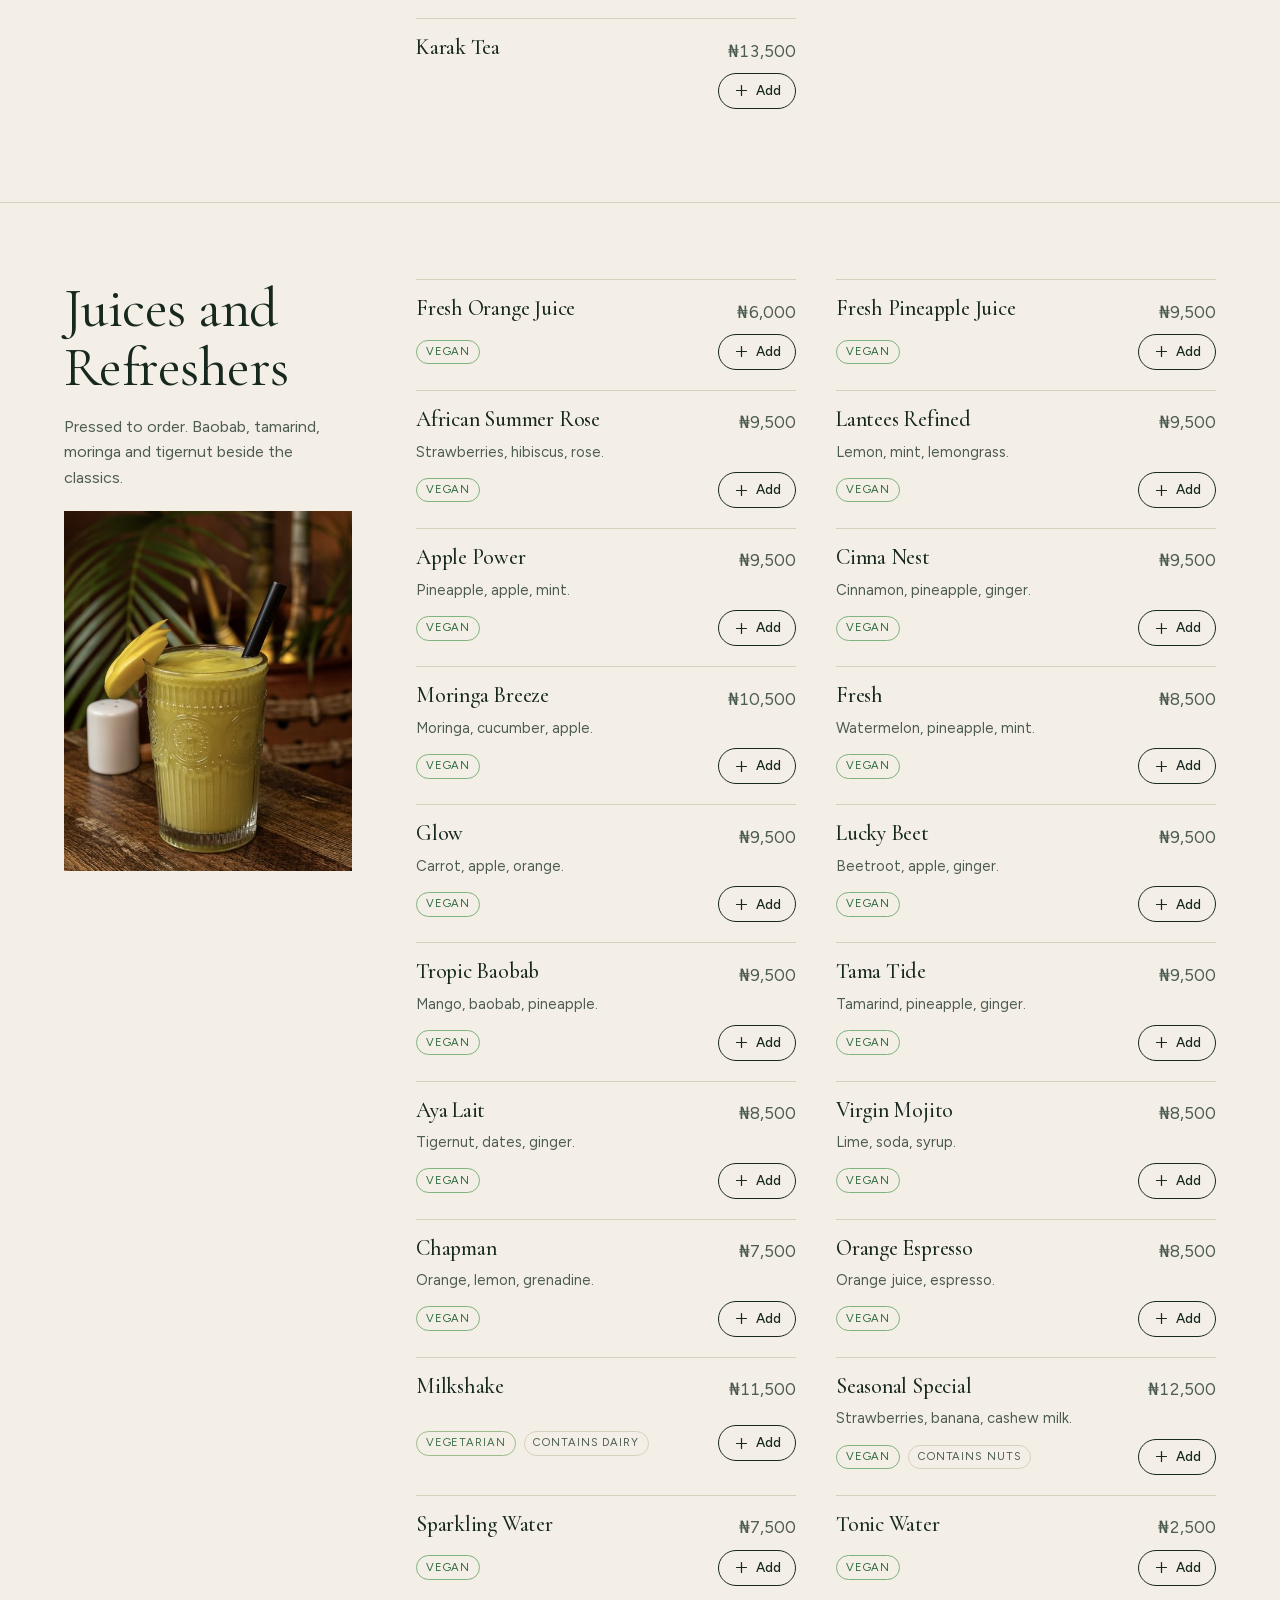
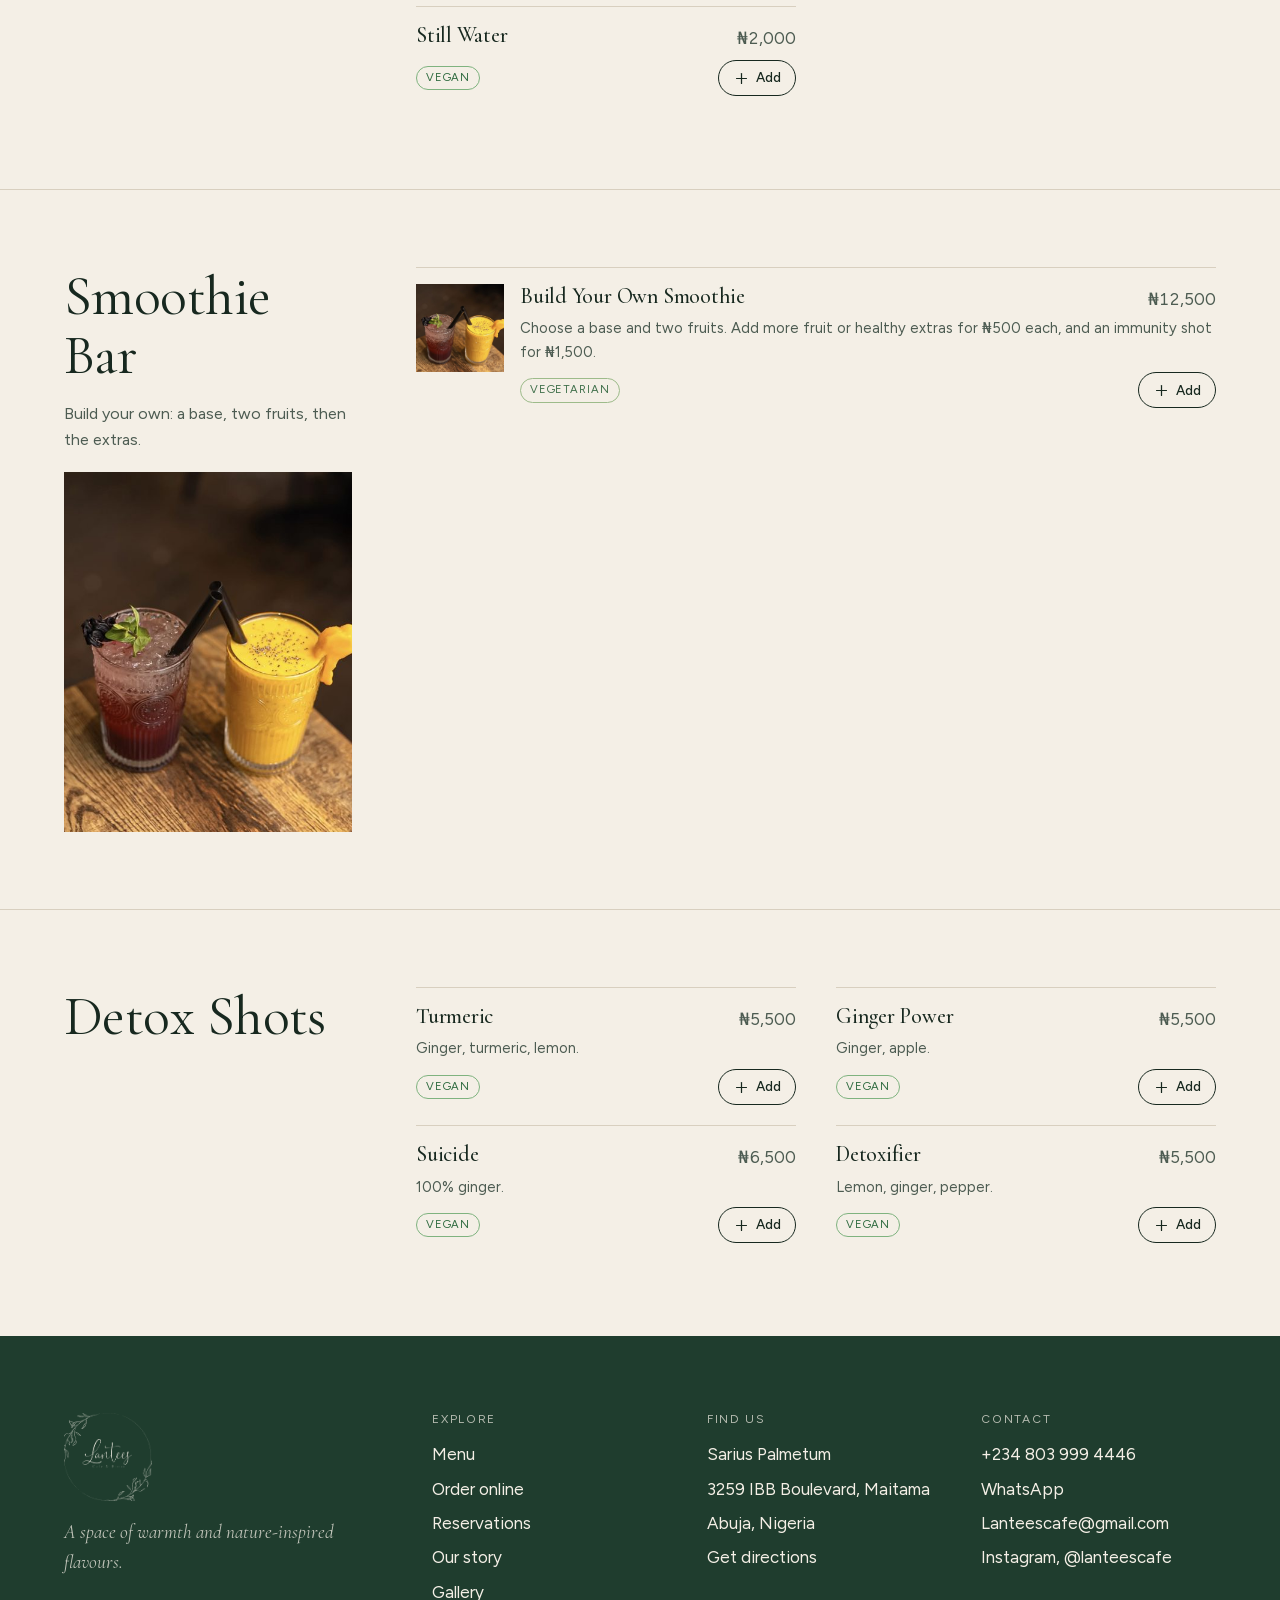
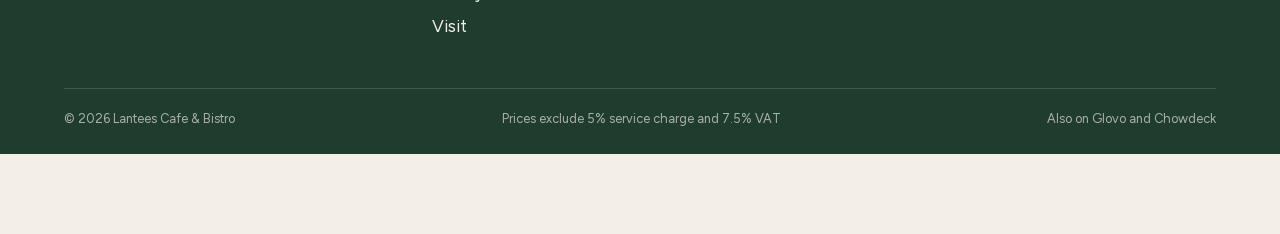
<file: order.html>
<!doctype html>
<html lang="en">
<head>
<meta charset="utf-8">
<meta name="viewport" content="width=device-width, initial-scale=1, viewport-fit=cover">
<title>Order Online, Lantees Cafe & Bistro</title>
<meta name="description" content="Order Lantees for pickup at Sarius Palmetum or delivery across Abuja. Breakfast, pasta, pizza, Sunday roast, coffee, juices and smoothies, sent straight to the kitchen.">
<meta name="robots" content="noindex">
<link rel="canonical" href="https://lanteescafe.com/order.html">
<meta name="theme-color" content="#f4efe6" media="(prefers-color-scheme: light)">
<meta name="theme-color" content="#0f1d17" media="(prefers-color-scheme: dark)">
<link rel="icon" href="assets/brand/favicon-32.png" sizes="32x32">
<link rel="apple-touch-icon" href="assets/brand/apple-touch-icon.png">
<meta property="og:type" content="website">
<meta property="og:site_name" content="Lantees Cafe & Bistro">
<meta property="og:title" content="Order Online, Lantees Cafe & Bistro">
<meta property="og:description" content="Order Lantees for pickup at Sarius Palmetum or delivery across Abuja. Breakfast, pasta, pizza, Sunday roast, coffee, juices and smoothies, sent straight to the kitchen.">
<meta property="og:image" content="https://lanteescafe.com/assets/brand/og.jpg">
<meta name="twitter:card" content="summary_large_image">
<link rel="preload" href="assets/fonts/CormorantGaramond-400-normal-latin.woff2" as="font" type="font/woff2" crossorigin>
<link rel="preload" href="assets/fonts/Figtree-400-normal-latin.woff2" as="font" type="font/woff2" crossorigin>
<link rel="stylesheet" href="styles.css">
<link rel="stylesheet" href="commerce.css">

</head>
<body data-page="order">
<a class="skip" href="#main">Skip to content</a>
<svg xmlns="http://www.w3.org/2000/svg" hidden aria-hidden="true"><symbol id="i-arrow-left" viewBox="0 0 24 24"><path d="M5 12l14 0" /> <path d="M5 12l6 6" /> <path d="M5 12l6 -6" /></symbol><symbol id="i-arrow-right" viewBox="0 0 24 24"><path d="M5 12l14 0" /> <path d="M13 18l6 -6" /> <path d="M13 6l6 6" /></symbol><symbol id="i-arrow-up-right" viewBox="0 0 24 24"><path d="M17 7l-10 10" /> <path d="M8 7l9 0l0 9" /></symbol><symbol id="i-bike" viewBox="0 0 24 24"><path d="M5 18m-3 0a3 3 0 1 0 6 0a3 3 0 1 0 -6 0" /> <path d="M19 18m-3 0a3 3 0 1 0 6 0a3 3 0 1 0 -6 0" /> <path d="M12 19l0 -4l-3 -3l5 -4l2 3l3 0" /> <path d="M17 5m-1 0a1 1 0 1 0 2 0a1 1 0 1 0 -2 0" /></symbol><symbol id="i-brand-instagram" viewBox="0 0 24 24"><path d="M4 8a4 4 0 0 1 4 -4h8a4 4 0 0 1 4 4v8a4 4 0 0 1 -4 4h-8a4 4 0 0 1 -4 -4z" /> <path d="M9 12a3 3 0 1 0 6 0a3 3 0 0 0 -6 0" /> <path d="M16.5 7.5v.01" /></symbol><symbol id="i-brand-whatsapp" viewBox="0 0 24 24"><path d="M3 21l1.65 -3.8a9 9 0 1 1 3.4 2.9l-5.05 .9" /> <path d="M9 10a.5 .5 0 0 0 1 0v-1a.5 .5 0 0 0 -1 0v1a5 5 0 0 0 5 5h1a.5 .5 0 0 0 0 -1h-1a.5 .5 0 0 0 0 1" /></symbol><symbol id="i-building-store" viewBox="0 0 24 24"><path d="M3 21l18 0" /> <path d="M3 7v1a3 3 0 0 0 6 0v-1m0 1a3 3 0 0 0 6 0v-1m0 1a3 3 0 0 0 6 0v-1h-18l2 -4h14l2 4" /> <path d="M5 21l0 -10.15" /> <path d="M19 21l0 -10.15" /> <path d="M9 21v-4a2 2 0 0 1 2 -2h2a2 2 0 0 1 2 2v4" /></symbol><symbol id="i-calendar" viewBox="0 0 24 24"><path d="M4 7a2 2 0 0 1 2 -2h12a2 2 0 0 1 2 2v12a2 2 0 0 1 -2 2h-12a2 2 0 0 1 -2 -2v-12z" /> <path d="M16 3v4" /> <path d="M8 3v4" /> <path d="M4 11h16" /> <path d="M11 15h1" /> <path d="M12 15v3" /></symbol><symbol id="i-car" viewBox="0 0 24 24"><path d="M7 17m-2 0a2 2 0 1 0 4 0a2 2 0 1 0 -4 0" /> <path d="M17 17m-2 0a2 2 0 1 0 4 0a2 2 0 1 0 -4 0" /> <path d="M5 17h-2v-6l2 -5h9l4 5h1a2 2 0 0 1 2 2v4h-2m-4 0h-6m-6 -6h15m-6 0v-5" /></symbol><symbol id="i-check" viewBox="0 0 24 24"><path d="M5 12l5 5l10 -10" /></symbol><symbol id="i-chevron-down" viewBox="0 0 24 24"><path d="M6 9l6 6l6 -6" /></symbol><symbol id="i-chevron-left" viewBox="0 0 24 24"><path d="M15 6l-6 6l6 6" /></symbol><symbol id="i-chevron-right" viewBox="0 0 24 24"><path d="M9 6l6 6l-6 6" /></symbol><symbol id="i-clock" viewBox="0 0 24 24"><path d="M3 12a9 9 0 1 0 18 0a9 9 0 0 0 -18 0" /> <path d="M12 7v5l3 3" /></symbol><symbol id="i-coffee" viewBox="0 0 24 24"><path d="M3 14c.83 .642 2.077 1.017 3.5 1c1.423 .017 2.67 -.358 3.5 -1c.83 -.642 2.077 -1.017 3.5 -1c1.423 -.017 2.67 .358 3.5 1" /> <path d="M8 3a2.4 2.4 0 0 0 -1 2a2.4 2.4 0 0 0 1 2" /> <path d="M12 3a2.4 2.4 0 0 0 -1 2a2.4 2.4 0 0 0 1 2" /> <path d="M3 10h14v5a6 6 0 0 1 -6 6h-2a6 6 0 0 1 -6 -6v-5z" /> <path d="M16.746 16.726a3 3 0 1 0 .252 -5.555" /></symbol><symbol id="i-leaf" viewBox="0 0 24 24"><path d="M5 21c.5 -4.5 2.5 -8 7 -10" /> <path d="M9 18c6.218 0 10.5 -3.288 11 -12v-2h-4.014c-9 0 -11.986 4 -12 9c0 1 0 3 2 5h3z" /></symbol><symbol id="i-mail" viewBox="0 0 24 24"><path d="M3 7a2 2 0 0 1 2 -2h14a2 2 0 0 1 2 2v10a2 2 0 0 1 -2 2h-14a2 2 0 0 1 -2 -2v-10z" /> <path d="M3 7l9 6l9 -6" /></symbol><symbol id="i-map-pin" viewBox="0 0 24 24"><path d="M9 11a3 3 0 1 0 6 0a3 3 0 0 0 -6 0" /> <path d="M17.657 16.657l-4.243 4.243a2 2 0 0 1 -2.827 0l-4.244 -4.243a8 8 0 1 1 11.314 0z" /></symbol><symbol id="i-menu-2" viewBox="0 0 24 24"><path d="M4 6l16 0" /> <path d="M4 12l16 0" /> <path d="M4 18l16 0" /></symbol><symbol id="i-minus" viewBox="0 0 24 24"><path d="M5 12l14 0" /></symbol><symbol id="i-moon" viewBox="0 0 24 24"><path d="M12 3c.132 0 .263 0 .393 0a7.5 7.5 0 0 0 7.92 12.446a9 9 0 1 1 -8.313 -12.454z" /></symbol><symbol id="i-phone" viewBox="0 0 24 24"><path d="M5 4h4l2 5l-2.5 1.5a11 11 0 0 0 5 5l1.5 -2.5l5 2v4a2 2 0 0 1 -2 2a16 16 0 0 1 -15 -15a2 2 0 0 1 2 -2" /></symbol><symbol id="i-plus" viewBox="0 0 24 24"><path d="M12 5l0 14" /> <path d="M5 12l14 0" /></symbol><symbol id="i-shopping-bag" viewBox="0 0 24 24"><path d="M6.331 8h11.339a2 2 0 0 1 1.977 2.304l-1.255 8.152a3 3 0 0 1 -2.966 2.544h-6.852a3 3 0 0 1 -2.965 -2.544l-1.255 -8.152a2 2 0 0 1 1.977 -2.304z" /> <path d="M9 11v-5a3 3 0 0 1 6 0v5" /></symbol><symbol id="i-sun-high" viewBox="0 0 24 24"><path d="M14.828 14.828a4 4 0 1 0 -5.656 -5.656a4 4 0 0 0 5.656 5.656z" /> <path d="M6.343 17.657l-1.414 1.414" /> <path d="M6.343 6.343l-1.414 -1.414" /> <path d="M17.657 6.343l1.414 -1.414" /> <path d="M17.657 17.657l1.414 1.414" /> <path d="M4 12h-2" /> <path d="M12 4v-2" /> <path d="M20 12h2" /> <path d="M12 20v2" /></symbol><symbol id="i-trash" viewBox="0 0 24 24"><path d="M4 7l16 0" /> <path d="M10 11l0 6" /> <path d="M14 11l0 6" /> <path d="M5 7l1 12a2 2 0 0 0 2 2h8a2 2 0 0 0 2 -2l1 -12" /> <path d="M9 7v-3a1 1 0 0 1 1 -1h4a1 1 0 0 1 1 1v3" /></symbol><symbol id="i-users" viewBox="0 0 24 24"><path d="M9 7m-4 0a4 4 0 1 0 8 0a4 4 0 1 0 -8 0" /> <path d="M3 21v-2a4 4 0 0 1 4 -4h4a4 4 0 0 1 4 4v2" /> <path d="M16 3.13a4 4 0 0 1 0 7.75" /> <path d="M21 21v-2a4 4 0 0 0 -3 -3.85" /></symbol><symbol id="i-wifi" viewBox="0 0 24 24"><path d="M12 18l.01 0" /> <path d="M9.172 15.172a4 4 0 0 1 5.656 0" /> <path d="M6.343 12.343a8 8 0 0 1 11.314 0" /> <path d="M3.515 9.515c4.686 -4.687 12.284 -4.687 17 0" /></symbol><symbol id="i-x" viewBox="0 0 24 24"><path d="M18 6l-12 12" /> <path d="M6 6l12 12" /></symbol></svg>
<div id="top-sentinel" style="position:absolute;top:0;left:0;height:3rem;width:1px;pointer-events:none" aria-hidden="true"></div>
<header class="hdr ">
  <div class="wrap hdr__inner">
    <a class="hdr__brand" href="index.html" aria-label="Lantees Cafe and Bistro, home">
      <img class="hdr__mark hdr__mark--green" src="assets/brand/logo-green.png" alt="" width="40" height="40">
      <img class="hdr__mark hdr__mark--ivory" src="assets/brand/logo-ivory.png" alt="" width="40" height="40">
      <span class="hdr__word">Lantees</span>
    </a>
    <nav class="hdr__nav" aria-label="Primary">
      <ul>
        <li><a href="menu.html">Menu</a></li>
        <li><a href="order.html">Order online</a></li>
        <li><a href="about.html">Our story</a></li>
        <li><a href="gallery.html">Gallery</a></li>
        <li><a href="contact.html">Visit</a></li>
      </ul>
    </nav>
    <div class="hdr__actions">
      <a class="btn btn--sm btn--resv" href="reservations.html">Make a reservation</a>
      <button class="iconbtn cartbtn" type="button" data-open-cart aria-label="Your order"><svg class="ic" aria-hidden="true"><use href="#i-shopping-bag"/></svg><span class="cartbtn__count" aria-hidden="true">0</span></button>
      <button class="iconbtn burger" type="button" aria-label="Open menu"><svg class="ic" aria-hidden="true"><use href="#i-menu-2"/></svg></button>
    </div>
  </div>
</header>
<dialog class="mnav" aria-label="Site menu">
  <div class="mnav__inner">
    <div class="mnav__top">
      <span class="hdr__word">Lantees</span>
      <button class="iconbtn" type="button" data-close aria-label="Close menu"><svg class="ic" aria-hidden="true"><use href="#i-x"/></svg></button>
    </div>
    <ul class="mnav__list">
      <li><a href="index.html">Home</a></li>
      <li><a href="menu.html">Menu</a></li>
      <li><a href="order.html">Order online</a></li>
      <li><a href="reservations.html">Reservations</a></li>
      <li><a href="about.html">Our story</a></li>
      <li><a href="gallery.html">Gallery</a></li>
      <li><a href="contact.html">Visit</a></li>
    </ul>
    <div class="mnav__foot">
      <a class="btn btn--ivory" href="reservations.html">Make a reservation</a>
      <p class="mnav__meta">Sarius Palmetum, IBB Way, Maitama<br><a href="tel:+2348039994446">+234 803 999 4446</a></p>
    </div>
  </div>
</dialog>
<main id="main">
<section class="phero" aria-labelledby="order-h">
  <div class="wrap">
    <h1 id="order-h">Order online.</h1>
    <p class="lede">Collect from the café in about thirty minutes, or have it delivered across Abuja. Choose how you would like it, then build your order from the menu below.</p>
    <div id="order-fulfil" style="max-width:28rem;margin-bottom:1.25rem"></div>
    <p class="partners">Also on <a href="https://glovoapp.com/ng/en/abuja/" target="_blank" rel="noopener">Glovo <svg class="ic" aria-hidden="true"><use href="#i-arrow-up-right"/></svg></a><a href="https://chowdeck.com/" target="_blank" rel="noopener">Chowdeck <svg class="ic" aria-hidden="true"><use href="#i-arrow-up-right"/></svg></a></p>
    <div class="menu-filters" id="menu-filters" role="group" aria-label="Dietary filters"></div>
  </div>
</section>
<nav class="menu-nav" aria-label="Menu sections"><div class="wrap menu-nav__row" id="menu-nav"></div></nav>
<div id="menu-root" aria-live="polite"></div>
<div class="orderbar" role="region" aria-label="Order summary">
  <div><b data-bar-total>&#8358;0</b> <span data-bar-count>0 items</span></div>
  <button type="button" class="btn btn--ivory btn--sm" data-open-cart>Review order</button>
</div>
</main>
<footer class="ftr">
  <div class="wrap">
    <div class="ftr__grid">
      <div class="ftr__brand">
        <img src="assets/brand/logo-ivory.png" alt="Lantees Cafe and Bistro" width="88" height="86">
        <p>A space of warmth and nature-inspired flavours.</p>
      </div>
      <div>
        <h4>Explore</h4>
        <ul>
          <li><a href="menu.html">Menu</a></li>
          <li><a href="order.html">Order online</a></li>
          <li><a href="reservations.html">Reservations</a></li>
          <li><a href="about.html">Our story</a></li>
          <li><a href="gallery.html">Gallery</a></li>
          <li><a href="contact.html">Visit</a></li>
        </ul>
      </div>
      <div>
        <h4>Find us</h4>
        <ul>
          <li>Sarius Palmetum</li>
          <li>3259 IBB Boulevard, Maitama</li>
          <li>Abuja, Nigeria</li>
          <li><a href="https://maps.app.goo.gl/vRewKNS1jVjpqsbm6" target="_blank" rel="noopener">Get directions</a></li>
        </ul>
      </div>
      <div>
        <h4>Contact</h4>
        <ul>
          <li><a href="tel:+2348039994446">+234 803 999 4446</a></li>
          <li><a href="https://wa.me/2348039994446" target="_blank" rel="noopener">WhatsApp</a></li>
          <li><a href="mailto:Lanteescafe@gmail.com">Lanteescafe@gmail.com</a></li>
          <li><a href="https://www.instagram.com/lanteescafe/" target="_blank" rel="noopener">Instagram, @lanteescafe</a></li>
        </ul>
      </div>
    </div>
    <div class="ftr__legal">
      <span>&copy; <span data-year>2026</span> Lantees Cafe &amp; Bistro</span>
      <span>Prices exclude 5% service charge and 7.5% VAT</span>
      <span>Also on Glovo and Chowdeck</span>
    </div>
  </div>
</footer>
<script src="data.js"></script>
<script src="app.js"></script>
<script src="order.js"></script>

</body>
</html>
</file>
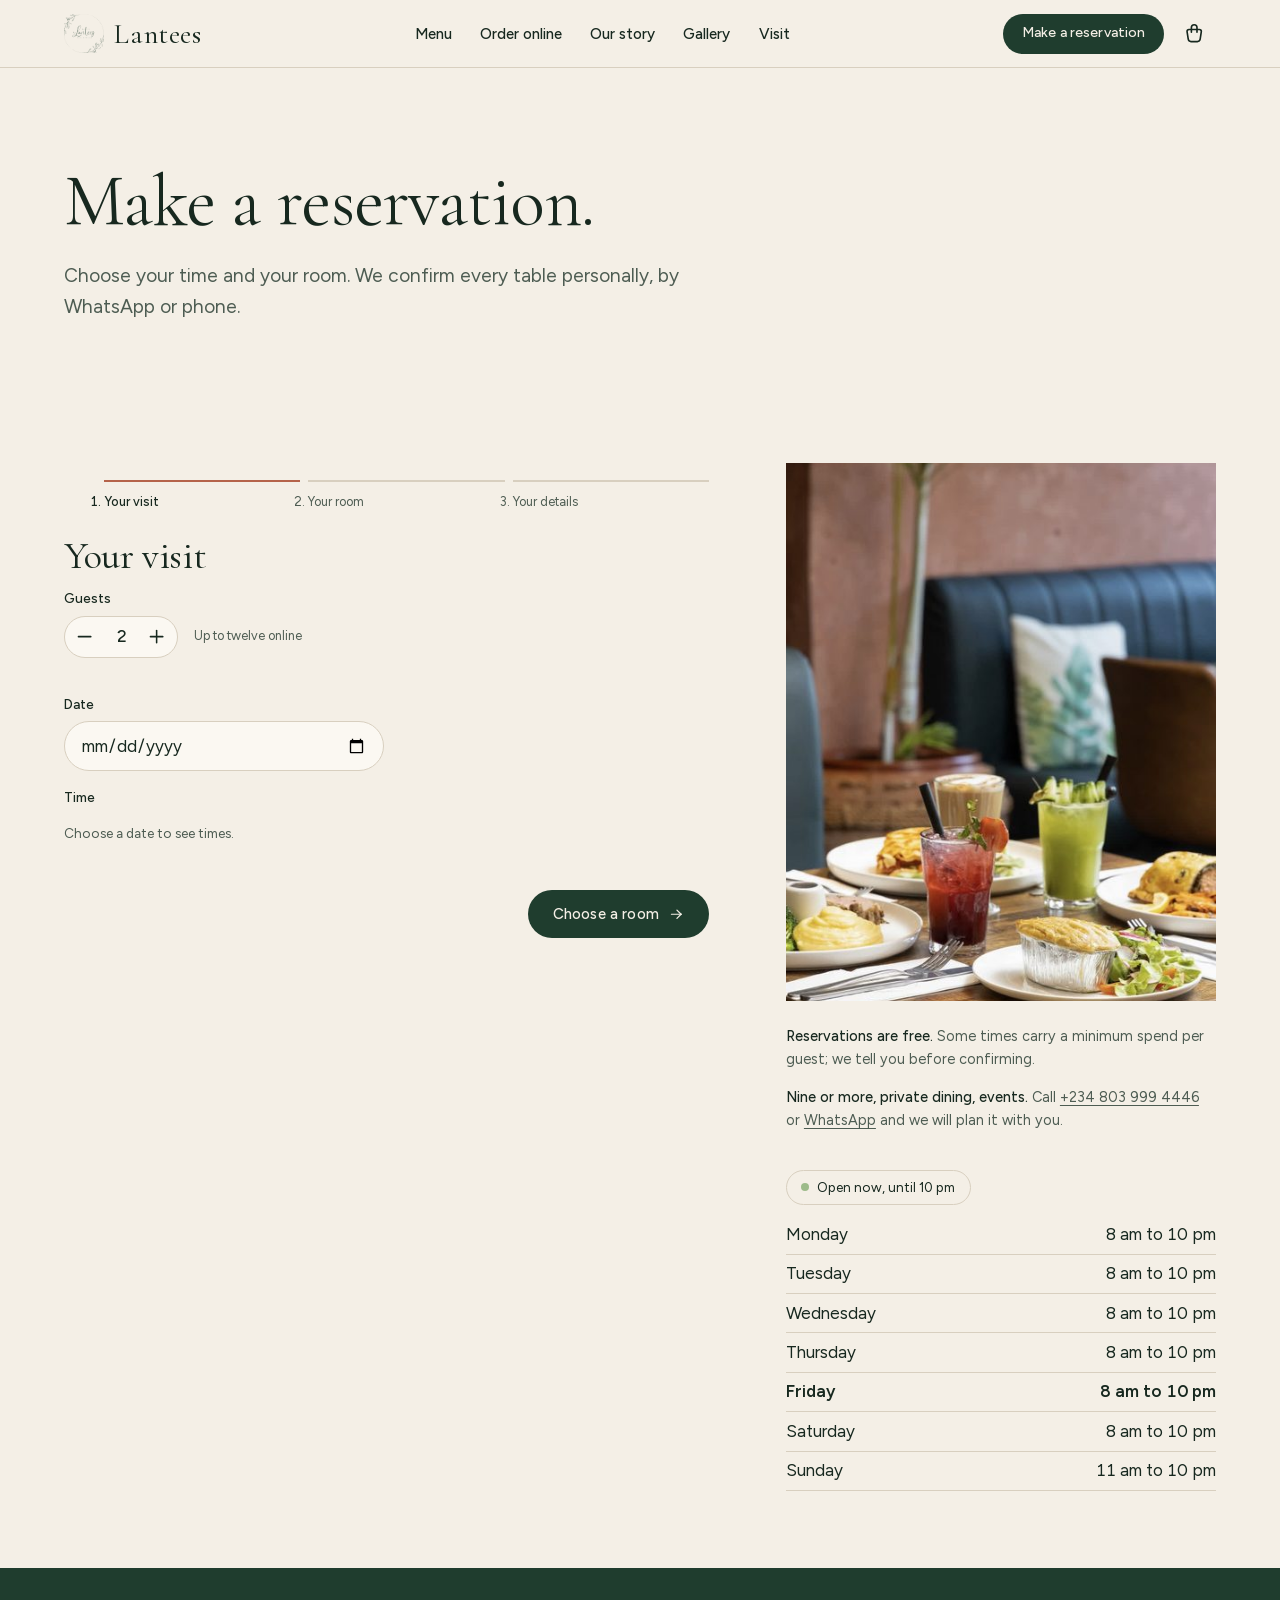
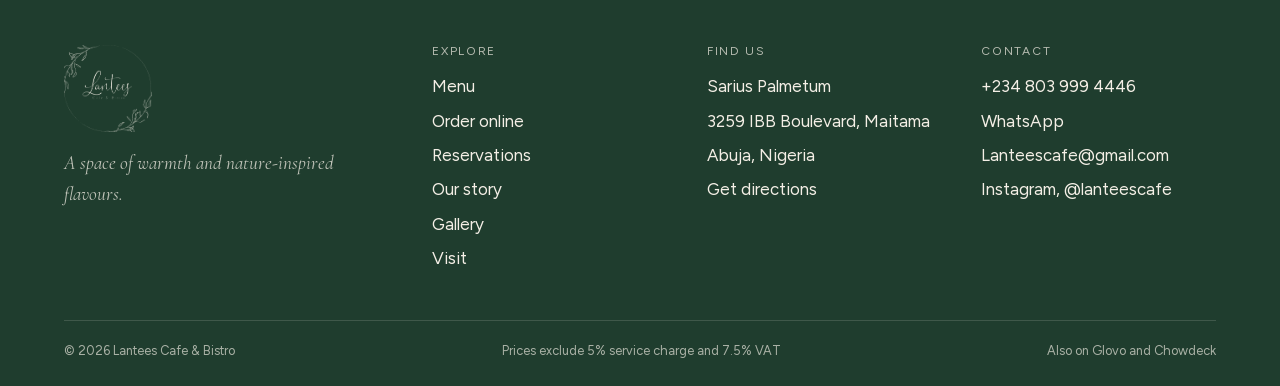
<file: reservations.html>
<!doctype html>
<html lang="en">
<head>
<meta charset="utf-8">
<meta name="viewport" content="width=device-width, initial-scale=1, viewport-fit=cover">
<title>Make a Reservation, Lantees Cafe & Bistro</title>
<meta name="description" content="Reserve a table at Lantees in Sarius Palmetum, Maitama. Choose your time and your room: the garden terrace, the salon or the window bar. Every table is confirmed personally.">
<meta name="robots" content="noindex">
<link rel="canonical" href="https://lanteescafe.com/reservations.html">
<meta name="theme-color" content="#f4efe6" media="(prefers-color-scheme: light)">
<meta name="theme-color" content="#0f1d17" media="(prefers-color-scheme: dark)">
<link rel="icon" href="assets/brand/favicon-32.png" sizes="32x32">
<link rel="apple-touch-icon" href="assets/brand/apple-touch-icon.png">
<meta property="og:type" content="website">
<meta property="og:site_name" content="Lantees Cafe & Bistro">
<meta property="og:title" content="Make a Reservation, Lantees Cafe & Bistro">
<meta property="og:description" content="Reserve a table at Lantees in Sarius Palmetum, Maitama. Choose your time and your room: the garden terrace, the salon or the window bar. Every table is confirmed personally.">
<meta property="og:image" content="https://lanteescafe.com/assets/brand/og.jpg">
<meta name="twitter:card" content="summary_large_image">
<link rel="preload" href="assets/fonts/CormorantGaramond-400-normal-latin.woff2" as="font" type="font/woff2" crossorigin>
<link rel="preload" href="assets/fonts/Figtree-400-normal-latin.woff2" as="font" type="font/woff2" crossorigin>
<link rel="stylesheet" href="styles.css">
<link rel="stylesheet" href="commerce.css">

</head>
<body data-page="reservations">
<a class="skip" href="#main">Skip to content</a>
<svg xmlns="http://www.w3.org/2000/svg" hidden aria-hidden="true"><symbol id="i-arrow-left" viewBox="0 0 24 24"><path d="M5 12l14 0" /> <path d="M5 12l6 6" /> <path d="M5 12l6 -6" /></symbol><symbol id="i-arrow-right" viewBox="0 0 24 24"><path d="M5 12l14 0" /> <path d="M13 18l6 -6" /> <path d="M13 6l6 6" /></symbol><symbol id="i-arrow-up-right" viewBox="0 0 24 24"><path d="M17 7l-10 10" /> <path d="M8 7l9 0l0 9" /></symbol><symbol id="i-bike" viewBox="0 0 24 24"><path d="M5 18m-3 0a3 3 0 1 0 6 0a3 3 0 1 0 -6 0" /> <path d="M19 18m-3 0a3 3 0 1 0 6 0a3 3 0 1 0 -6 0" /> <path d="M12 19l0 -4l-3 -3l5 -4l2 3l3 0" /> <path d="M17 5m-1 0a1 1 0 1 0 2 0a1 1 0 1 0 -2 0" /></symbol><symbol id="i-brand-instagram" viewBox="0 0 24 24"><path d="M4 8a4 4 0 0 1 4 -4h8a4 4 0 0 1 4 4v8a4 4 0 0 1 -4 4h-8a4 4 0 0 1 -4 -4z" /> <path d="M9 12a3 3 0 1 0 6 0a3 3 0 0 0 -6 0" /> <path d="M16.5 7.5v.01" /></symbol><symbol id="i-brand-whatsapp" viewBox="0 0 24 24"><path d="M3 21l1.65 -3.8a9 9 0 1 1 3.4 2.9l-5.05 .9" /> <path d="M9 10a.5 .5 0 0 0 1 0v-1a.5 .5 0 0 0 -1 0v1a5 5 0 0 0 5 5h1a.5 .5 0 0 0 0 -1h-1a.5 .5 0 0 0 0 1" /></symbol><symbol id="i-building-store" viewBox="0 0 24 24"><path d="M3 21l18 0" /> <path d="M3 7v1a3 3 0 0 0 6 0v-1m0 1a3 3 0 0 0 6 0v-1m0 1a3 3 0 0 0 6 0v-1h-18l2 -4h14l2 4" /> <path d="M5 21l0 -10.15" /> <path d="M19 21l0 -10.15" /> <path d="M9 21v-4a2 2 0 0 1 2 -2h2a2 2 0 0 1 2 2v4" /></symbol><symbol id="i-calendar" viewBox="0 0 24 24"><path d="M4 7a2 2 0 0 1 2 -2h12a2 2 0 0 1 2 2v12a2 2 0 0 1 -2 2h-12a2 2 0 0 1 -2 -2v-12z" /> <path d="M16 3v4" /> <path d="M8 3v4" /> <path d="M4 11h16" /> <path d="M11 15h1" /> <path d="M12 15v3" /></symbol><symbol id="i-car" viewBox="0 0 24 24"><path d="M7 17m-2 0a2 2 0 1 0 4 0a2 2 0 1 0 -4 0" /> <path d="M17 17m-2 0a2 2 0 1 0 4 0a2 2 0 1 0 -4 0" /> <path d="M5 17h-2v-6l2 -5h9l4 5h1a2 2 0 0 1 2 2v4h-2m-4 0h-6m-6 -6h15m-6 0v-5" /></symbol><symbol id="i-check" viewBox="0 0 24 24"><path d="M5 12l5 5l10 -10" /></symbol><symbol id="i-chevron-down" viewBox="0 0 24 24"><path d="M6 9l6 6l6 -6" /></symbol><symbol id="i-chevron-left" viewBox="0 0 24 24"><path d="M15 6l-6 6l6 6" /></symbol><symbol id="i-chevron-right" viewBox="0 0 24 24"><path d="M9 6l6 6l-6 6" /></symbol><symbol id="i-clock" viewBox="0 0 24 24"><path d="M3 12a9 9 0 1 0 18 0a9 9 0 0 0 -18 0" /> <path d="M12 7v5l3 3" /></symbol><symbol id="i-coffee" viewBox="0 0 24 24"><path d="M3 14c.83 .642 2.077 1.017 3.5 1c1.423 .017 2.67 -.358 3.5 -1c.83 -.642 2.077 -1.017 3.5 -1c1.423 -.017 2.67 .358 3.5 1" /> <path d="M8 3a2.4 2.4 0 0 0 -1 2a2.4 2.4 0 0 0 1 2" /> <path d="M12 3a2.4 2.4 0 0 0 -1 2a2.4 2.4 0 0 0 1 2" /> <path d="M3 10h14v5a6 6 0 0 1 -6 6h-2a6 6 0 0 1 -6 -6v-5z" /> <path d="M16.746 16.726a3 3 0 1 0 .252 -5.555" /></symbol><symbol id="i-leaf" viewBox="0 0 24 24"><path d="M5 21c.5 -4.5 2.5 -8 7 -10" /> <path d="M9 18c6.218 0 10.5 -3.288 11 -12v-2h-4.014c-9 0 -11.986 4 -12 9c0 1 0 3 2 5h3z" /></symbol><symbol id="i-mail" viewBox="0 0 24 24"><path d="M3 7a2 2 0 0 1 2 -2h14a2 2 0 0 1 2 2v10a2 2 0 0 1 -2 2h-14a2 2 0 0 1 -2 -2v-10z" /> <path d="M3 7l9 6l9 -6" /></symbol><symbol id="i-map-pin" viewBox="0 0 24 24"><path d="M9 11a3 3 0 1 0 6 0a3 3 0 0 0 -6 0" /> <path d="M17.657 16.657l-4.243 4.243a2 2 0 0 1 -2.827 0l-4.244 -4.243a8 8 0 1 1 11.314 0z" /></symbol><symbol id="i-menu-2" viewBox="0 0 24 24"><path d="M4 6l16 0" /> <path d="M4 12l16 0" /> <path d="M4 18l16 0" /></symbol><symbol id="i-minus" viewBox="0 0 24 24"><path d="M5 12l14 0" /></symbol><symbol id="i-moon" viewBox="0 0 24 24"><path d="M12 3c.132 0 .263 0 .393 0a7.5 7.5 0 0 0 7.92 12.446a9 9 0 1 1 -8.313 -12.454z" /></symbol><symbol id="i-phone" viewBox="0 0 24 24"><path d="M5 4h4l2 5l-2.5 1.5a11 11 0 0 0 5 5l1.5 -2.5l5 2v4a2 2 0 0 1 -2 2a16 16 0 0 1 -15 -15a2 2 0 0 1 2 -2" /></symbol><symbol id="i-plus" viewBox="0 0 24 24"><path d="M12 5l0 14" /> <path d="M5 12l14 0" /></symbol><symbol id="i-shopping-bag" viewBox="0 0 24 24"><path d="M6.331 8h11.339a2 2 0 0 1 1.977 2.304l-1.255 8.152a3 3 0 0 1 -2.966 2.544h-6.852a3 3 0 0 1 -2.965 -2.544l-1.255 -8.152a2 2 0 0 1 1.977 -2.304z" /> <path d="M9 11v-5a3 3 0 0 1 6 0v5" /></symbol><symbol id="i-sun-high" viewBox="0 0 24 24"><path d="M14.828 14.828a4 4 0 1 0 -5.656 -5.656a4 4 0 0 0 5.656 5.656z" /> <path d="M6.343 17.657l-1.414 1.414" /> <path d="M6.343 6.343l-1.414 -1.414" /> <path d="M17.657 6.343l1.414 -1.414" /> <path d="M17.657 17.657l1.414 1.414" /> <path d="M4 12h-2" /> <path d="M12 4v-2" /> <path d="M20 12h2" /> <path d="M12 20v2" /></symbol><symbol id="i-trash" viewBox="0 0 24 24"><path d="M4 7l16 0" /> <path d="M10 11l0 6" /> <path d="M14 11l0 6" /> <path d="M5 7l1 12a2 2 0 0 0 2 2h8a2 2 0 0 0 2 -2l1 -12" /> <path d="M9 7v-3a1 1 0 0 1 1 -1h4a1 1 0 0 1 1 1v3" /></symbol><symbol id="i-users" viewBox="0 0 24 24"><path d="M9 7m-4 0a4 4 0 1 0 8 0a4 4 0 1 0 -8 0" /> <path d="M3 21v-2a4 4 0 0 1 4 -4h4a4 4 0 0 1 4 4v2" /> <path d="M16 3.13a4 4 0 0 1 0 7.75" /> <path d="M21 21v-2a4 4 0 0 0 -3 -3.85" /></symbol><symbol id="i-wifi" viewBox="0 0 24 24"><path d="M12 18l.01 0" /> <path d="M9.172 15.172a4 4 0 0 1 5.656 0" /> <path d="M6.343 12.343a8 8 0 0 1 11.314 0" /> <path d="M3.515 9.515c4.686 -4.687 12.284 -4.687 17 0" /></symbol><symbol id="i-x" viewBox="0 0 24 24"><path d="M18 6l-12 12" /> <path d="M6 6l12 12" /></symbol></svg>
<div id="top-sentinel" style="position:absolute;top:0;left:0;height:3rem;width:1px;pointer-events:none" aria-hidden="true"></div>
<header class="hdr ">
  <div class="wrap hdr__inner">
    <a class="hdr__brand" href="index.html" aria-label="Lantees Cafe and Bistro, home">
      <img class="hdr__mark hdr__mark--green" src="assets/brand/logo-green.png" alt="" width="40" height="40">
      <img class="hdr__mark hdr__mark--ivory" src="assets/brand/logo-ivory.png" alt="" width="40" height="40">
      <span class="hdr__word">Lantees</span>
    </a>
    <nav class="hdr__nav" aria-label="Primary">
      <ul>
        <li><a href="menu.html">Menu</a></li>
        <li><a href="order.html">Order online</a></li>
        <li><a href="about.html">Our story</a></li>
        <li><a href="gallery.html">Gallery</a></li>
        <li><a href="contact.html">Visit</a></li>
      </ul>
    </nav>
    <div class="hdr__actions">
      <a class="btn btn--sm btn--resv" href="reservations.html">Make a reservation</a>
      <button class="iconbtn cartbtn" type="button" data-open-cart aria-label="Your order"><svg class="ic" aria-hidden="true"><use href="#i-shopping-bag"/></svg><span class="cartbtn__count" aria-hidden="true">0</span></button>
      <button class="iconbtn burger" type="button" aria-label="Open menu"><svg class="ic" aria-hidden="true"><use href="#i-menu-2"/></svg></button>
    </div>
  </div>
</header>
<dialog class="mnav" aria-label="Site menu">
  <div class="mnav__inner">
    <div class="mnav__top">
      <span class="hdr__word">Lantees</span>
      <button class="iconbtn" type="button" data-close aria-label="Close menu"><svg class="ic" aria-hidden="true"><use href="#i-x"/></svg></button>
    </div>
    <ul class="mnav__list">
      <li><a href="index.html">Home</a></li>
      <li><a href="menu.html">Menu</a></li>
      <li><a href="order.html">Order online</a></li>
      <li><a href="reservations.html">Reservations</a></li>
      <li><a href="about.html">Our story</a></li>
      <li><a href="gallery.html">Gallery</a></li>
      <li><a href="contact.html">Visit</a></li>
    </ul>
    <div class="mnav__foot">
      <a class="btn btn--ivory" href="reservations.html">Make a reservation</a>
      <p class="mnav__meta">Sarius Palmetum, IBB Way, Maitama<br><a href="tel:+2348039994446">+234 803 999 4446</a></p>
    </div>
  </div>
</dialog>
<main id="main">
<section class="phero" aria-labelledby="resv-h">
  <div class="wrap">
    <h1 id="resv-h">Make a reservation.</h1>
    <p class="lede">Choose your time and your room. We confirm every table personally, by WhatsApp or phone.</p>
  </div>
</section>
<section class="sec sec--tight">
  <div class="wrap resv" id="resv">
    <div>
      <ol class="steps" aria-label="Progress">
        <li class="step">Your visit</li>
        <li class="step">Your room</li>
        <li class="step">Your details</li>
      </ol>

      <div class="panel" data-step="1">
        <h2>Your visit</h2>
        <div class="field">
          <span>Guests</span>
          <div class="guests">
            <div class="qty"><button type="button" data-g="-1" aria-label="Fewer guests"><svg class="ic" aria-hidden="true"><use href="#i-minus"/></svg></button><output id="guests-out" aria-live="polite">2</output><button type="button" data-g="1" aria-label="More guests"><svg class="ic" aria-hidden="true"><use href="#i-plus"/></svg></button></div>
            <span class="field__hint">Up to twelve online</span>
          </div>
          <p class="policy" id="guests-note" hidden>For nine or more we arrange a private table or the salon. Send the request and we call you back, or <a href="https://wa.me/2348039994446" target="_blank" rel="noopener">WhatsApp us</a> now.</p>
        </div>
        <div class="field" style="max-width:20rem">
          <label for="resv-date">Date</label>
          <input type="date" id="resv-date" required>
        </div>
        <div class="field">
          <span>Time</span>
          <div class="timechips" id="times" role="group" aria-label="Available times"></div>
        </div>
        <div class="panel__nav"><span></span><button type="button" class="btn" id="to-step2">Choose a room <svg class="ic" aria-hidden="true"><use href="#i-arrow-right"/></svg></button></div>
      </div>

      <div class="panel" data-step="2" hidden>
        <h2>Your room</h2>
        <p class="lede">A preference, not a promise. We seat to the day and the weather.</p>
        <div class="spaces" id="spaces" role="radiogroup" aria-label="Preferred room"></div>
        <div class="field" style="margin-top:1.5rem">
          <span>Occasion</span>
          <div class="timechips" id="occasions" role="group" aria-label="Occasion">
            <button type="button" class="chip" data-occ="Business">Business</button>
            <button type="button" class="chip" data-occ="Celebration">Celebration</button>
            <button type="button" class="chip" data-occ="Date">Date</button>
            <button type="button" class="chip" data-occ="Working">Working</button>
            <button type="button" class="chip" data-occ="Family">Family</button>
          </div>
        </div>
        <div class="panel__nav"><button type="button" class="btn btn--line" id="back-step1">Back</button><button type="button" class="btn" id="to-step3">Your details <svg class="ic" aria-hidden="true"><use href="#i-arrow-right"/></svg></button></div>
      </div>

      <div class="panel" data-step="3" hidden>
        <h2>Your details</h2>
        <div class="review" id="review"></div>
        <form id="resv-form" novalidate>
          <div class="field"><label for="r-name">Name</label><input id="r-name" autocomplete="name" required><span class="field__err">Please add your name.</span></div>
          <div class="field"><label for="r-phone">Phone</label><input id="r-phone" type="tel" inputmode="tel" autocomplete="tel" required placeholder="0803 000 0000"><span class="field__err">Please add a phone number we can reach.</span></div>
          <div class="field"><label for="r-email">Email</label><input id="r-email" type="email" autocomplete="email" placeholder="Optional"></div>
          <div class="field"><label for="r-notes">Anything we should know</label><textarea id="r-notes" rows="3" placeholder="Allergies, a birthday, a high chair, a quiet corner"></textarea></div>
        </form>
        <div class="panel__nav"><button type="button" class="btn btn--line" id="back-step2">Back</button><button type="button" class="btn" id="send-wa"><svg class="ic" aria-hidden="true"><use href="#i-brand-whatsapp"/></svg> Send request on WhatsApp</button></div>
        <p style="margin-top:1rem"><button type="button" class="textlink" id="send-mail">Email the request instead</button></p>
      </div>
    </div>

    <aside class="resv__aside" aria-label="Good to know">
      <img src="assets/img/space-salon-table-960.jpg" srcset="assets/img/space-salon-table-480.jpg 480w, assets/img/space-salon-table-960.jpg 960w" sizes="(min-width: 56rem) 35vw, 100vw" alt="A set table in the salon with drinks and dishes" loading="lazy" decoding="async" width="987" height="1431">
      <div>
        <p class="policy"><b>Reservations are free.</b> Some times carry a minimum spend per guest; we tell you before confirming.</p>
        <p class="policy"><b>Nine or more, private dining, events.</b> Call <a href="tel:+2348039994446">+234 803 999 4446</a> or <a href="https://wa.me/2348039994446" target="_blank" rel="noopener">WhatsApp</a> and we will plan it with you.</p>
      </div>
      <div>
        <span class="open-pill" data-open-status>Hours</span>
        <ul class="hours" aria-label="Opening hours"></ul>
      </div>
    </aside>
  </div>
</section>
</main>
<footer class="ftr">
  <div class="wrap">
    <div class="ftr__grid">
      <div class="ftr__brand">
        <img src="assets/brand/logo-ivory.png" alt="Lantees Cafe and Bistro" width="88" height="86">
        <p>A space of warmth and nature-inspired flavours.</p>
      </div>
      <div>
        <h4>Explore</h4>
        <ul>
          <li><a href="menu.html">Menu</a></li>
          <li><a href="order.html">Order online</a></li>
          <li><a href="reservations.html">Reservations</a></li>
          <li><a href="about.html">Our story</a></li>
          <li><a href="gallery.html">Gallery</a></li>
          <li><a href="contact.html">Visit</a></li>
        </ul>
      </div>
      <div>
        <h4>Find us</h4>
        <ul>
          <li>Sarius Palmetum</li>
          <li>3259 IBB Boulevard, Maitama</li>
          <li>Abuja, Nigeria</li>
          <li><a href="https://maps.app.goo.gl/vRewKNS1jVjpqsbm6" target="_blank" rel="noopener">Get directions</a></li>
        </ul>
      </div>
      <div>
        <h4>Contact</h4>
        <ul>
          <li><a href="tel:+2348039994446">+234 803 999 4446</a></li>
          <li><a href="https://wa.me/2348039994446" target="_blank" rel="noopener">WhatsApp</a></li>
          <li><a href="mailto:Lanteescafe@gmail.com">Lanteescafe@gmail.com</a></li>
          <li><a href="https://www.instagram.com/lanteescafe/" target="_blank" rel="noopener">Instagram, @lanteescafe</a></li>
        </ul>
      </div>
    </div>
    <div class="ftr__legal">
      <span>&copy; <span data-year>2026</span> Lantees Cafe &amp; Bistro</span>
      <span>Prices exclude 5% service charge and 7.5% VAT</span>
      <span>Also on Glovo and Chowdeck</span>
    </div>
  </div>
</footer>
<script src="data.js"></script>
<script src="app.js"></script>
<script src="order.js"></script>
<script src="reserve.js"></script>
</body>
</html>
</file>
<file: styles.css>
/* Lantees Cafe & Bistro. Core styles: tokens, base, header, home sections, footer.
   Shape rule: photographs and panels are square-cornered; interactive controls
   (buttons, chips, inputs) are pills. Accent: terracotta from the salon walls.
   Ground: ivory. Dark ground: palm green. */

@import url("assets/fonts/fonts.css");

:root {
  color-scheme: light;
  --bg: #f4efe6;
  --bg-2: #ebe4d7;
  --card: #fbf8f2;
  --ink: #17281f;
  --ink-2: #4d5c52;
  --line: #d8cfbf;
  --green: #1f3d2e;
  --green-2: #16301f;
  --terra: #b5634a;
  --terra-2: #9a4f38;
  --ivory: #f4efe6;
  --btn-bg: var(--green);
  --btn-fg: var(--ivory);
  --shadow: 0 24px 60px -30px rgba(31, 61, 46, .45);
  --ease: cubic-bezier(.16, 1, .3, 1);
  --serif: "Cormorant Garamond", "Iowan Old Style", "Palatino Linotype", Georgia, serif;
  --sans: "Figtree", "Avenir Next", "Segoe UI", Helvetica, Arial, sans-serif;
  --gutter: clamp(1rem, 5vw, 4rem);
  --hdr: 4.25rem;
  --wrap: 84rem;
}

@media (prefers-color-scheme: dark) {
  :root {
    color-scheme: dark;
    --bg: #0f1d17;
    --bg-2: #14251c;
    --card: #182b22;
    --ink: #ece5d8;
    --ink-2: #b3baaf;
    --line: #2b3d33;
    --green: #e8e0d0;
    --green-2: #f5efe3;
    --terra: #d08a70;
    --terra-2: #e0a08a;
    --btn-bg: #e8e0d0;
    --btn-fg: #0f1d17;
    --shadow: 0 24px 60px -30px rgba(0, 0, 0, .8);
  }
}

*, *::before, *::after { box-sizing: border-box; }
html { -webkit-text-size-adjust: 100%; scroll-behavior: smooth; }
@media (prefers-reduced-motion: reduce) { html { scroll-behavior: auto; } }
body {
  margin: 0;
  background: var(--bg);
  color: var(--ink);
  font-family: var(--sans);
  font-size: 1rem;
  line-height: 1.6;
  font-weight: 400;
  -webkit-font-smoothing: antialiased;
  padding-left: env(safe-area-inset-left);
  padding-right: env(safe-area-inset-right);
}
@media (min-width: 56rem) { body { font-size: 1.0625rem; } }
img, svg, video { display: block; max-width: 100%; }
[hidden] { display: none !important; }
img { height: auto; background: var(--bg-2); }
a { color: inherit; text-decoration: none; }
p a, .prose a { text-decoration: underline; text-underline-offset: .18em; text-decoration-thickness: 1px; }
button { font: inherit; color: inherit; background: none; border: 0; padding: 0; cursor: pointer; }
h1, h2, h3, h4 { font-family: var(--serif); font-weight: 400; line-height: 1.05; margin: 0 0 .5em; letter-spacing: -.01em; }
h1 { font-size: clamp(2.75rem, 7vw, 5.5rem); }
h2 { font-size: clamp(2.125rem, 4.4vw, 3.5rem); }
h3 { font-size: clamp(1.5rem, 2.4vw, 2rem); }
p { margin: 0 0 1em; }
.lede { font-size: clamp(1.0625rem, 1.5vw, 1.25rem); color: var(--ink-2); max-width: 36em; }
.eyebrow { font-size: .75rem; letter-spacing: .16em; text-transform: uppercase; color: var(--terra); font-weight: 500; display: block; margin-bottom: 1rem; }
.serif-i { font-family: var(--serif); font-style: italic; font-weight: 400; }
.wrap { width: min(100% - 2 * var(--gutter), var(--wrap)); margin-inline: auto; }
.sec { padding-block: clamp(4rem, 9vw, 8.5rem); }
.sec--tight { padding-block: clamp(3rem, 6vw, 5rem); }
.sec--alt { background: var(--bg-2); }
.ic { width: 1.25em; height: 1.25em; stroke: currentColor; fill: none; stroke-width: 1.75; stroke-linecap: round; stroke-linejoin: round; flex: none; }
.sr { position: absolute; width: 1px; height: 1px; overflow: hidden; clip: rect(0 0 0 0); white-space: nowrap; }
.skip { position: absolute; left: 1rem; top: -3rem; background: var(--green); color: var(--ivory); padding: .5rem 1rem; border-radius: 999px; z-index: 100; }
.skip:focus { top: 1rem; }
:focus-visible { outline: 2px solid var(--terra); outline-offset: 3px; }

/* Buttons and chips */
.btn {
  display: inline-flex; align-items: center; justify-content: center; gap: .55rem;
  min-height: 3rem; padding: .7rem 1.5rem; border-radius: 999px;
  background: var(--btn-bg); color: var(--btn-fg);
  font-weight: 500; font-size: .9375rem; letter-spacing: .01em; white-space: nowrap;
  border: 1px solid transparent;
  transition: transform .25s var(--ease), background .25s, color .25s, border-color .25s;
}
.btn:hover { background: var(--green-2); }
.btn:active { transform: translateY(1px) scale(.985); }
.btn--line { background: transparent; color: var(--ink); border-color: var(--ink); }
.btn--line:hover { background: var(--ink); color: var(--bg); }
.btn--ivory { background: var(--ivory); color: #17281f; }
.btn--ivory:hover { background: #fff; }
.btn--ghost { background: transparent; color: var(--ivory); border-color: rgba(244, 239, 230, .7); }
.btn--ghost:hover { background: rgba(244, 239, 230, .14); border-color: var(--ivory); }
.btn--terra { background: var(--terra); color: #fff; }
.btn--terra:hover { background: var(--terra-2); }
.btn--sm { min-height: 2.5rem; padding: .45rem 1.1rem; font-size: .875rem; }
.btn--wide { width: 100%; }
.btn[disabled] { opacity: .5; cursor: not-allowed; }
.btn .ic { width: 1.1em; height: 1.1em; }
.chip {
  display: inline-flex; align-items: center; gap: .4rem; min-height: 2.5rem; padding: .4rem 1rem;
  border-radius: 999px; border: 1px solid var(--line); background: var(--card); color: var(--ink);
  font-size: .875rem; font-weight: 500; white-space: nowrap; transition: background .2s, border-color .2s, color .2s;
}
.chip:hover { border-color: var(--ink); }
.chip.is-active { background: var(--green); color: var(--btn-fg); border-color: var(--green); }
@media (prefers-color-scheme: dark) { .chip.is-active { color: #0f1d17; } }
.textlink { display: inline-flex; align-items: center; gap: .4rem; font-weight: 500; border-bottom: 1px solid currentColor; padding-bottom: .1rem; }
.textlink .ic { transition: transform .3s var(--ease); }
.textlink:hover .ic { transform: translateX(.2rem); }

/* Reveal on scroll */
[data-reveal] { opacity: 0; transform: translateY(1.25rem); transition: opacity .9s var(--ease), transform .9s var(--ease); transition-delay: calc(var(--i, 0) * 90ms); }
[data-reveal].is-in { opacity: 1; transform: none; }
@media (prefers-reduced-motion: reduce) { [data-reveal] { opacity: 1; transform: none; transition: none; } }

/* Header */
.hdr {
  position: fixed; inset: 0 0 auto; z-index: 50; height: var(--hdr);
  padding-top: env(safe-area-inset-top);
  color: var(--ink); background: color-mix(in srgb, var(--bg) 92%, transparent);
  border-bottom: 1px solid var(--line);
  backdrop-filter: blur(14px); -webkit-backdrop-filter: blur(14px);
  transition: background .4s, color .4s, border-color .4s;
}
@supports not (color-mix(in srgb, #000 50%, transparent)) { .hdr { background: var(--bg); } }
.hdr--clear:not(.is-solid) { color: var(--ivory); background: transparent; border-color: transparent; backdrop-filter: none; -webkit-backdrop-filter: none; }
.hdr__inner { height: 100%; display: flex; align-items: center; justify-content: space-between; gap: 1rem; }
.hdr__brand { display: inline-flex; align-items: center; gap: .65rem; }
.hdr__mark { width: 2.5rem; height: 2.5rem; object-fit: contain; background: none; }
.hdr__mark--ivory { display: none; }
.hdr--clear:not(.is-solid) .hdr__mark--green { display: none; }
.hdr--clear:not(.is-solid) .hdr__mark--ivory { display: block; }
@media (prefers-color-scheme: dark) { .hdr__mark--green { display: none; } .hdr__mark--ivory { display: block; } }
.hdr__word { font-family: var(--serif); font-size: 1.75rem; line-height: 1; letter-spacing: .02em; }
.hdr__nav { display: none; }
.hdr__nav ul { list-style: none; margin: 0; padding: 0; display: flex; gap: clamp(1rem, 2.2vw, 2rem); }
.hdr__nav a { font-size: .9375rem; font-weight: 500; padding: .25rem 0; border-bottom: 1px solid transparent; transition: border-color .25s; }
.hdr__nav a:hover, .hdr__nav a[aria-current="page"] { border-color: currentColor; }
.hdr__actions { display: flex; align-items: center; gap: .5rem; }
.hdr__actions .btn--resv { display: none; }
.iconbtn { width: 2.75rem; height: 2.75rem; display: inline-grid; place-items: center; border-radius: 999px; border: 1px solid transparent; transition: background .2s, border-color .2s; position: relative; }
.iconbtn:hover { border-color: currentColor; }
.iconbtn .ic { width: 1.4rem; height: 1.4rem; }
.cartbtn__count { position: absolute; top: .2rem; right: .2rem; min-width: 1.15rem; height: 1.15rem; padding: 0 .3rem; border-radius: 999px; background: var(--terra); color: #fff; font-size: .7rem; font-weight: 600; display: grid; place-items: center; transform: scale(0); transition: transform .3s var(--ease); }
.cartbtn__count.is-on { transform: scale(1); }
@media (min-width: 64rem) {
  .hdr__nav { display: block; }
  .hdr__actions .btn--resv { display: inline-flex; }
  .burger { display: none; }
}
.hdr--clear:not(.is-solid) .btn--resv { background: var(--ivory); color: #17281f; }

/* Mobile navigation panel */
.mnav { border: 0; padding: 0; width: 100vw; max-width: 100vw; height: 100dvh; max-height: 100dvh; background: var(--green); color: var(--ivory); }
.mnav::backdrop { background: rgba(0, 0, 0, .4); }
.mnav__inner { height: 100%; display: flex; flex-direction: column; padding: calc(1rem + env(safe-area-inset-top)) var(--gutter) calc(1.5rem + env(safe-area-inset-bottom)); }
.mnav__top { display: flex; justify-content: space-between; align-items: center; }
.mnav__list { list-style: none; margin: auto 0; padding: 0; display: grid; gap: .25rem; }
.mnav__list a { font-family: var(--serif); font-size: clamp(2.25rem, 9vw, 3.25rem); line-height: 1.15; display: block; padding: .15rem 0; }
.mnav__list a[aria-current="page"] { color: var(--terra); }
.mnav__foot { display: grid; gap: .75rem; }
.mnav__foot .btn { width: 100%; }
.mnav__meta { font-size: .9rem; opacity: .8; }
@media (prefers-color-scheme: dark) { .mnav { background: #0b1712; } .mnav .btn--ivory { color: #0f1d17; } }

/* Hero */
.hero { position: relative; min-height: 100svh; display: grid; align-items: end; color: var(--ivory); isolation: isolate; overflow: hidden; background: #17281f; }
.hero__slides { position: absolute; inset: 0; z-index: -2; }
.hero__slide { position: absolute; inset: 0; width: 100%; height: 100%; object-fit: cover; object-position: center 40%; opacity: 0; transition: opacity 1.8s ease; background: #17281f; }
.hero__slide.is-active { opacity: 1; }
@media (prefers-reduced-motion: no-preference) {
  .hero__slide.is-active { animation: kenburns 9s linear forwards; }
  @keyframes kenburns { from { transform: scale(1.02); } to { transform: scale(1.08); } }
}
.hero__scrim { position: absolute; inset: 0; z-index: -1; background: linear-gradient(180deg, rgba(23, 40, 31, .35) 0%, rgba(23, 40, 31, .05) 35%, rgba(23, 40, 31, .72) 100%); }
.hero__body { padding: 0 0 clamp(3rem, 8vh, 6rem); max-width: 44rem; }
.hero__body h1 { margin-bottom: .35em; text-wrap: balance; }
.hero__body p { font-size: clamp(1.0625rem, 1.6vw, 1.3rem); max-width: 30em; color: rgba(244, 239, 230, .92); }
.hero__cta { display: flex; flex-wrap: wrap; gap: .75rem; margin-top: 1.75rem; }
.hero__dots { position: absolute; right: var(--gutter); bottom: clamp(1.25rem, 4vh, 2.5rem); display: flex; gap: .5rem; }
.hero__dots button { width: 2.25rem; height: 2px; background: rgba(244, 239, 230, .35); transition: background .3s; }
.hero__dots button.is-active { background: var(--ivory); }
@media (max-width: 40rem) { .hero__dots { display: none; } }
@media (prefers-reduced-motion: no-preference) {
  .hero__body > * { opacity: 0; transform: translateY(1rem); animation: rise 1.1s var(--ease) forwards; }
  .hero__body > :nth-child(2) { animation-delay: .15s; }
  .hero__body > :nth-child(3) { animation-delay: .3s; }
  @keyframes rise { to { opacity: 1; transform: none; } }
}

/* Manifesto with offset collage */
.manifesto { display: grid; gap: 3rem; align-items: center; }
.manifesto__text h2 { margin-bottom: .6em; }
.manifesto__text p { max-width: 34em; }
.manifesto__collage { display: grid; grid-template-columns: repeat(6, 1fr); grid-auto-rows: 4.5vw; gap: 0; position: relative; min-height: 22rem; }
.manifesto__collage img { width: 100%; height: 100%; object-fit: cover; box-shadow: var(--shadow); }
.manifesto__collage .c1 { grid-column: 1 / 5; grid-row: 1 / 8; }
.manifesto__collage .c2 { grid-column: 4 / 7; grid-row: 4 / 12; z-index: 1; }
.manifesto__collage .c3 { grid-column: 1 / 4; grid-row: 9 / 14; }
@media (min-width: 56rem) {
  .manifesto { grid-template-columns: 1.05fr 1fr; gap: clamp(3rem, 6vw, 6rem); }
  .manifesto__collage { grid-auto-rows: 2.1vw; }
}

/* Rooms: expanding image accordion */
.rooms { display: grid; gap: .25rem; }
.room { position: relative; overflow: hidden; min-height: 5.5rem; cursor: pointer; background: #17281f; color: var(--ivory); text-align: left; width: 100%; display: block; transition: min-height .7s var(--ease); }
.room.is-open { min-height: 28rem; }
.room__img { position: absolute; inset: 0; width: 100%; height: 100%; object-fit: cover; opacity: .82; transition: transform 1.2s var(--ease), opacity .6s; }
.room.is-open .room__img { opacity: 1; }
.room::after { content: ""; position: absolute; inset: 0; background: linear-gradient(180deg, rgba(23, 40, 31, .1), rgba(23, 40, 31, .75)); }
.room__cap { position: absolute; inset: auto 0 0; padding: 1.25rem; z-index: 1; }
.room__cap h3 { margin: 0; font-size: clamp(1.4rem, 2.4vw, 2rem); }
.room__cap p { margin: .5rem 0 0; max-width: 32em; font-size: .95rem; opacity: 0; max-height: 0; overflow: hidden; transition: opacity .6s var(--ease) .2s, max-height .7s var(--ease); }
.room__cap small { display: block; margin-top: .5rem; font-size: .8rem; letter-spacing: .08em; text-transform: uppercase; opacity: 0; transition: opacity .6s .3s; }
.room.is-open .room__cap p, .room.is-open .room__cap small { opacity: 1; max-height: 10rem; }
.room.is-open .room__cap small { opacity: .85; }
@media (min-width: 56rem) {
  .rooms { grid-template-columns: repeat(4, 1fr); height: clamp(26rem, 60vh, 38rem); }
  .room { min-height: 0; height: 100%; transition: flex .8s var(--ease); }
  .rooms { display: flex; }
  .room { flex: 1 1 0; }
  .room.is-open { flex: 3.2 1 0; min-height: 0; }
  .room__cap { padding: 1.75rem; }
  .room:not(.is-open) .room__cap h3 { writing-mode: vertical-rl; transform: rotate(180deg); font-size: 1.35rem; opacity: .95; }
  .room:not(.is-open) .room__img { transform: scale(1.06); }
}

/* Horizontal rail of dishes */
.rail { position: relative; }
.rail__head { display: flex; align-items: end; justify-content: space-between; gap: 1rem; margin-bottom: 2rem; }
.rail__nav { display: none; gap: .5rem; }
@media (min-width: 56rem) { .rail__nav { display: flex; } }
.rail__nav button { width: 3rem; height: 3rem; border-radius: 999px; border: 1px solid var(--line); display: grid; place-items: center; background: var(--card); transition: border-color .2s, background .2s; }
.rail__nav button:hover { border-color: var(--ink); }
.rail__track { display: grid; grid-auto-flow: column; grid-auto-columns: clamp(15rem, 60vw, 19rem); gap: 1rem; overflow-x: auto; scroll-snap-type: x mandatory; padding-bottom: .5rem; scrollbar-width: none; -webkit-overflow-scrolling: touch; }
.rail__track::-webkit-scrollbar { display: none; }
@media (min-width: 56rem) { .rail__track { grid-auto-columns: clamp(17rem, 24vw, 22rem); gap: 1.25rem; } }
.dish-card { scroll-snap-align: start; display: grid; gap: .8rem; }
.dish-card__img { aspect-ratio: 4 / 5; overflow: hidden; background: var(--bg-2); }
.dish-card__img img { width: 100%; height: 100%; object-fit: cover; transition: transform 1s var(--ease); }
.dish-card:hover .dish-card__img img { transform: scale(1.04); }
.dish-card__row { display: flex; justify-content: space-between; align-items: start; gap: 1rem; }
.dish-card__name { font-family: var(--serif); font-size: 1.4rem; line-height: 1.1; margin: 0; }
.dish-card__price { font-variant-numeric: tabular-nums; color: var(--ink-2); white-space: nowrap; padding-top: .2rem; }
.dish-card__desc { font-size: .9rem; color: var(--ink-2); margin: 0; }

/* The company: five-cell bento */
.company__head { max-width: 46rem; margin-bottom: 2.5rem; }
.bento { display: grid; gap: .5rem; grid-template-columns: repeat(2, 1fr); grid-template-areas: "a a" "b c" "d e"; }
.bento figure { margin: 0; overflow: hidden; background: var(--bg-2); position: relative; }
.bento img { width: 100%; height: 100%; object-fit: cover; transition: transform 1.2s var(--ease); }
.bento figure:hover img { transform: scale(1.03); }
.bento figcaption { position: absolute; inset: auto 0 0; padding: 1rem; color: var(--ivory); background: linear-gradient(180deg, transparent, rgba(23, 40, 31, .7)); font-size: .9rem; }
.bento .ba { grid-area: a; aspect-ratio: 16 / 10; }
.bento .bb { grid-area: b; aspect-ratio: 4 / 5; }
.bento .bc { grid-area: c; aspect-ratio: 4 / 5; }
.bento .bd { grid-area: d; aspect-ratio: 4 / 5; }
.bento .be { grid-area: e; aspect-ratio: 4 / 5; }
@media (min-width: 56rem) {
  .bento { grid-template-columns: 1.4fr 1fr 1fr; grid-template-rows: auto auto; grid-template-areas: "a b c" "a d e"; gap: .75rem; }
  .bento .ba { aspect-ratio: auto; }
  .bento .bb, .bento .bc, .bento .bd, .bento .be { aspect-ratio: 5 / 4; }
}

/* Feature split with sticky media (Sunday Roast) */
.feature { display: grid; gap: 2.5rem; }
.feature__media { position: relative; overflow: hidden; aspect-ratio: 4 / 5; }
.feature__media img { width: 100%; height: 100%; object-fit: cover; }
.feature__body h2 { margin-bottom: .4em; }
.roastlist { list-style: none; margin: 2rem 0; padding: 0; display: grid; gap: 0; border-top: 1px solid var(--line); }
.roastlist li { display: flex; justify-content: space-between; gap: 1.5rem; padding: .9rem 0; border-bottom: 1px solid var(--line); align-items: baseline; }
.roastlist b { font-weight: 500; font-family: var(--serif); font-size: 1.25rem; }
.roastlist small { display: block; color: var(--ink-2); font-size: .875rem; }
.roastlist span { font-variant-numeric: tabular-nums; color: var(--ink-2); white-space: nowrap; }
@media (min-width: 56rem) {
  .feature { grid-template-columns: 1fr 1fr; gap: clamp(3rem, 6vw, 6rem); align-items: start; }
  .feature__media { position: sticky; top: calc(var(--hdr) + 1.5rem); aspect-ratio: 4 / 5; }
  .feature--flip .feature__media { order: 2; }
}

/* Work from the window split */
.split { display: grid; gap: 2.5rem; align-items: center; }
.split__media { aspect-ratio: 4 / 5; overflow: hidden; }
.split__media img { width: 100%; height: 100%; object-fit: cover; }
.facts { list-style: none; padding: 0; margin: 1.5rem 0 2rem; display: grid; gap: .8rem; }
.facts li { display: flex; gap: .8rem; align-items: start; }
.facts .ic { color: var(--terra); margin-top: .2rem; }
@media (min-width: 56rem) { .split { grid-template-columns: 1fr 1.1fr; gap: clamp(3rem, 6vw, 6rem); } .split--flip .split__media { order: 2; } }

/* Reservation band */
.band { background: var(--green); color: var(--ivory); }
@media (prefers-color-scheme: dark) { .band { background: #0b1712; } }
.band__inner { display: grid; gap: 2rem; align-items: center; }
.band h2 { margin-bottom: .3em; }
.band p { color: rgba(244, 239, 230, .8); max-width: 34em; }
.hours { list-style: none; margin: 0; padding: 0; display: grid; gap: .35rem; font-variant-numeric: tabular-nums; }
.hours li { display: flex; justify-content: space-between; gap: 2rem; padding-bottom: .35rem; border-bottom: 1px solid var(--line); }
.hours li.is-today { font-weight: 600; }
.band .hours li { border-color: rgba(244, 239, 230, .15); }
.band .hours li.is-today { color: #fff; }
.open-pill { display: inline-flex; align-items: center; gap: .5rem; padding: .35rem .9rem; border-radius: 999px; border: 1px solid var(--line); font-size: .85rem; margin-bottom: 1rem; }
.band .open-pill { border-color: rgba(244, 239, 230, .35); }
.open-pill::before { content: ""; width: .5rem; height: .5rem; border-radius: 50%; background: #9dbb8a; }
.open-pill.is-closed::before { background: var(--terra); }
.band .btn--ivory { color: #17281f; }
@media (min-width: 56rem) { .band__inner { grid-template-columns: 1.2fr .8fr; gap: clamp(3rem, 6vw, 6rem); } }

/* Location */
.locate { display: grid; gap: 2rem; }
.map { height: clamp(20rem, 55vh, 32rem); background: var(--bg-2); border: 1px solid var(--line); position: relative; z-index: 0; }
.map .leaflet-tile-pane { filter: grayscale(1) sepia(.18) brightness(1.02) contrast(.92); }
@media (prefers-color-scheme: dark) { .map .leaflet-tile-pane { filter: grayscale(1) invert(1) brightness(.72) contrast(.9) sepia(.2); } }
.map .leaflet-control-attribution { font-family: var(--sans); font-size: .65rem; background: rgba(244, 239, 230, .85); color: #17281f; }
.map .leaflet-control-attribution a { color: #17281f; }
.pin { width: 2.75rem; height: 2.75rem; border-radius: 50% 50% 50% 0; transform: rotate(-45deg); background: var(--terra); border: 2px solid #fff; box-shadow: 0 10px 24px -10px rgba(0, 0, 0, .6); display: grid; place-items: center; }
.pin img { width: 1.5rem; height: 1.5rem; transform: rotate(45deg); background: none; }
.leaflet-popup-content-wrapper { border-radius: 0; font-family: var(--sans); }
.leaflet-popup-content { margin: .9rem 1rem; font-size: .9rem; line-height: 1.4; }
.leaflet-popup-content b { font-family: var(--serif); font-size: 1.2rem; font-weight: 500; display: block; margin-bottom: .2rem; }
.locate__body h2 { margin-bottom: .4em; }
.addr { font-style: normal; line-height: 1.5; margin-bottom: 1.25rem; }
.locate__cta { display: flex; flex-wrap: wrap; gap: .6rem; }
@media (min-width: 56rem) { .locate { grid-template-columns: 1.3fr .7fr; gap: clamp(3rem, 6vw, 6rem); align-items: center; } }

/* Instagram strip */
.insta__head { display: flex; justify-content: space-between; align-items: end; gap: 1rem; margin-bottom: 1.5rem; }
.insta__grid { display: grid; grid-template-columns: repeat(3, 1fr); gap: .35rem; }
.insta__grid a { display: block; aspect-ratio: 1; overflow: hidden; background: var(--bg-2); }
.insta__grid img { width: 100%; height: 100%; object-fit: cover; transition: transform 1s var(--ease); }
.insta__grid a:hover img { transform: scale(1.04); }
@media (min-width: 56rem) { .insta__grid { grid-template-columns: repeat(6, 1fr); } }

/* Footer */
.ftr { background: var(--green); color: var(--ivory); padding: clamp(3rem, 6vw, 5rem) 0 calc(1.5rem + env(safe-area-inset-bottom)); }
@media (prefers-color-scheme: dark) { .ftr { background: #0b1712; } }
.ftr__grid { display: grid; gap: 2.5rem; }
.ftr__brand img { width: 5.5rem; background: none; margin-bottom: 1rem; }
.ftr__brand p { color: rgba(244, 239, 230, .75); max-width: 20em; font-family: var(--serif); font-size: 1.2rem; font-style: italic; }
.ftr h4 { font-family: var(--sans); font-size: .75rem; letter-spacing: .14em; text-transform: uppercase; opacity: .7; margin-bottom: 1rem; }
.ftr ul { list-style: none; margin: 0; padding: 0; display: grid; gap: .45rem; }
.ftr a:hover { text-decoration: underline; text-underline-offset: .2em; }
.ftr__legal { margin-top: 3rem; padding-top: 1.25rem; border-top: 1px solid rgba(244, 239, 230, .15); display: flex; flex-wrap: wrap; justify-content: space-between; gap: .75rem; font-size: .8rem; color: rgba(244, 239, 230, .65); }
@media (min-width: 40rem) { .ftr__grid { grid-template-columns: 1.4fr 1fr 1fr 1fr; } }

/* Sub-page hero */
.phero { padding: calc(var(--hdr) + clamp(3rem, 8vw, 6rem)) 0 clamp(2rem, 5vw, 4rem); }
.phero h1 { font-size: clamp(2.5rem, 6vw, 4.5rem); margin-bottom: .3em; }
.phero .lede { margin: 0; }
.phero--img { color: var(--ivory); position: relative; padding-top: calc(var(--hdr) + clamp(5rem, 14vw, 10rem)); padding-bottom: clamp(3rem, 6vw, 5rem); background: #17281f; }
.phero--img img.bg { position: absolute; inset: 0; width: 100%; height: 100%; object-fit: cover; opacity: .7; }
.phero--img .wrap { position: relative; }
.phero--img .lede { color: rgba(244, 239, 230, .9); }

/* Toast */
.toast { position: fixed; left: 50%; bottom: calc(1.25rem + env(safe-area-inset-bottom)); transform: translate(-50%, 1rem); background: var(--ink); color: var(--bg); padding: .8rem 1.2rem; border-radius: 999px; font-size: .9rem; z-index: 80; opacity: 0; pointer-events: none; transition: opacity .3s, transform .4s var(--ease); display: flex; gap: .6rem; align-items: center; max-width: calc(100vw - 2rem); }
.toast.is-on { opacity: 1; transform: translate(-50%, 0); }
.toast .ic { color: #9dbb8a; }
.toast span { white-space: nowrap; overflow: hidden; text-overflow: ellipsis; }
.toast .textlink { white-space: nowrap; color: inherit; }

/* Prose */
.prose { max-width: 40em; }
.prose p { margin-bottom: 1.2em; }
.prose h2 { margin-top: 1.5em; }
</file>
<file: commerce.css>
/* Lantees Cafe & Bistro. Menu, ordering, reservations, gallery and forms. */

/* Menu navigation and filters */
.menu-nav { position: sticky; top: var(--hdr); z-index: 30; background: color-mix(in srgb, var(--bg) 94%, transparent); backdrop-filter: blur(12px); -webkit-backdrop-filter: blur(12px); border-bottom: 1px solid var(--line); }
@supports not (color-mix(in srgb, #000 50%, transparent)) { .menu-nav { background: var(--bg); } }
.menu-nav__row { display: flex; gap: .5rem; overflow-x: auto; padding: .75rem 0; scrollbar-width: none; scroll-snap-type: x proximity; }
.menu-nav__row::-webkit-scrollbar { display: none; }
.menu-nav__row .chip { scroll-snap-align: start; flex: none; }
.menu-filters { display: flex; flex-wrap: wrap; gap: .5rem; align-items: center; margin: 1.5rem 0 0; }
.menu-filters span { font-size: .8rem; color: var(--ink-2); margin-right: .25rem; }
.menu-note { font-size: .85rem; color: var(--ink-2); }

/* Menu sections */
.msec { padding-block: clamp(2.5rem, 6vw, 5rem); border-bottom: 1px solid var(--line); scroll-margin-top: calc(var(--hdr) + 4.5rem); }
.msec:last-child { border-bottom: 0; }
.msec__grid { display: grid; gap: 2rem; }
.msec__head h2 { margin-bottom: .3em; }
.msec__head .lede { font-size: 1rem; }
.msec__img { aspect-ratio: 4 / 5; overflow: hidden; max-height: 26rem; }
.msec__img img { width: 100%; height: 100%; object-fit: cover; }
.dishes { display: grid; gap: .25rem; }
.dish { display: grid; grid-template-columns: 1fr auto; gap: .25rem 1rem; padding: 1rem 0; border-top: 1px solid var(--line); align-items: start; }
.dish--img { grid-template-columns: 5.5rem 1fr auto; }
.dish__img { grid-row: span 3; width: 5.5rem; aspect-ratio: 1; object-fit: cover; }
.dish__name { font-family: var(--serif); font-size: 1.35rem; font-weight: 500; margin: 0; line-height: 1.15; }
.dish__price { font-variant-numeric: tabular-nums; color: var(--ink-2); white-space: nowrap; padding-top: .15rem; }
.dish__desc { grid-column: 1 / -1; font-size: .92rem; color: var(--ink-2); margin: 0; }
.dish--img .dish__desc { grid-column: 2 / -1; }
.dish__meta { grid-column: 1 / -1; display: flex; flex-wrap: wrap; gap: .5rem; align-items: center; margin-top: .25rem; }
.dish--img .dish__meta { grid-column: 2 / -1; }
.tag { font-size: .7rem; letter-spacing: .08em; text-transform: uppercase; color: var(--ink-2); border: 1px solid var(--line); border-radius: 999px; padding: .15rem .55rem; }
.tag--veg { color: #3f6f4a; border-color: #9dbb8a; }
.tag--vegan { color: #2f6b3f; border-color: #7fb37f; }
.tag--sun { color: var(--terra); border-color: var(--terra); }
.dish__add { margin-left: auto; min-height: 2.25rem; padding: .3rem .9rem; border-radius: 999px; border: 1px solid var(--ink); font-size: .85rem; font-weight: 500; display: inline-flex; align-items: center; gap: .35rem; transition: background .2s, color .2s, transform .2s; }
.dish__add:hover { background: var(--ink); color: var(--bg); }
.dish__add:active { transform: scale(.97); }
.dish.is-hidden { display: none; }
.msec.is-empty .dishes::after { content: "Nothing in this section matches your filter."; color: var(--ink-2); font-size: .9rem; padding: 1rem 0; }
.msec--compact .dishes { grid-template-columns: 1fr; }
@media (min-width: 40rem) { .msec--compact .dishes { grid-template-columns: 1fr 1fr; column-gap: 2.5rem; } }
@media (min-width: 56rem) {
  .msec__grid { grid-template-columns: 18rem 1fr; gap: clamp(2rem, 5vw, 5rem); align-items: start; }
  .msec__head { position: sticky; top: calc(var(--hdr) + 5rem); }
  .msec__img { margin-top: 1.25rem; }
}

/* Item sheet (options + quantity) */
.sheet { border: 0; padding: 0; background: transparent; max-width: none; max-height: none; width: 100vw; height: 100dvh; margin: 0; }
.sheet::backdrop { background: rgba(23, 40, 31, .55); backdrop-filter: blur(2px); }
.sheet__panel { position: fixed; inset: auto 0 0; max-height: 92dvh; background: var(--bg); color: var(--ink); display: grid; grid-template-rows: auto 1fr auto; overflow: hidden; transform: translateY(2rem); opacity: 0; transition: transform .5s var(--ease), opacity .3s; }
.sheet[open] .sheet__panel { transform: none; opacity: 1; }
.sheet__close { position: absolute; top: .75rem; right: .75rem; z-index: 2; background: rgba(244, 239, 230, .9); color: #17281f; }
.sheet__img { height: 12rem; }
.sheet__img img { width: 100%; height: 100%; object-fit: cover; }
.sheet__scroll { overflow: auto; padding: 1.25rem var(--gutter); }
.sheet__title { display: flex; justify-content: space-between; gap: 1rem; align-items: baseline; }
.sheet__title h2 { font-size: 1.9rem; margin-bottom: .2em; }
.sheet__price { font-variant-numeric: tabular-nums; color: var(--ink-2); }
.optgroup { border: 0; padding: 0; margin: 1.25rem 0 0; }
.optgroup legend { font-size: .8rem; letter-spacing: .1em; text-transform: uppercase; color: var(--ink-2); padding: 0; margin-bottom: .5rem; }
.optgroup legend small { text-transform: none; letter-spacing: 0; margin-left: .4rem; }
.opt { display: flex; align-items: center; gap: .75rem; padding: .65rem 0; border-bottom: 1px solid var(--line); cursor: pointer; }
.opt input { width: 1.15rem; height: 1.15rem; accent-color: var(--terra); margin: 0; }
.opt span { flex: 1; }
.opt em { font-style: normal; color: var(--ink-2); font-variant-numeric: tabular-nums; font-size: .9rem; }
.note { margin-top: 1.25rem; }
.sheet__foot { display: flex; align-items: center; gap: 1rem; padding: 1rem var(--gutter) calc(1rem + env(safe-area-inset-bottom)); border-top: 1px solid var(--line); background: var(--bg); }
.sheet__foot .btn { flex: 1; }
.qty { display: inline-flex; align-items: center; border: 1px solid var(--line); border-radius: 999px; }
.qty button { width: 2.5rem; height: 2.5rem; display: grid; place-items: center; }
.qty output { min-width: 2rem; text-align: center; font-variant-numeric: tabular-nums; font-weight: 500; }
@media (min-width: 40rem) {
  .sheet__panel { inset: 50% auto auto 50%; transform: translate(-50%, -48%); width: min(34rem, 92vw); max-height: 88dvh; box-shadow: var(--shadow); }
  .sheet[open] .sheet__panel { transform: translate(-50%, -50%); }
  .sheet__img { height: 15rem; }
}

/* Cart drawer */
.drawer { border: 0; padding: 0; background: transparent; max-width: none; max-height: none; width: 100vw; height: 100dvh; margin: 0; }
.drawer::backdrop { background: rgba(23, 40, 31, .55); }
.drawer__panel { position: fixed; inset: 0 0 0 auto; width: min(30rem, 100vw); background: var(--bg); color: var(--ink); display: grid; grid-template-rows: auto 1fr auto; transform: translateX(100%); transition: transform .55s var(--ease); }
.drawer[open] .drawer__panel { transform: none; }
.drawer__head { display: flex; justify-content: space-between; align-items: center; padding: calc(.75rem + env(safe-area-inset-top)) 1.25rem .75rem; border-bottom: 1px solid var(--line); }
.drawer__head h2 { font-size: 1.75rem; margin: 0; }
.drawer__body { overflow: auto; padding: 1rem 1.25rem; }
.drawer__foot { padding: 1rem 1.25rem calc(1rem + env(safe-area-inset-bottom)); border-top: 1px solid var(--line); display: grid; gap: .75rem; }
.seg { display: grid; grid-template-columns: 1fr 1fr; border: 1px solid var(--line); border-radius: 999px; padding: .2rem; margin-bottom: 1rem; }
.seg__btn { border-radius: 999px; min-height: 2.5rem; font-weight: 500; font-size: .9rem; display: inline-flex; align-items: center; justify-content: center; gap: .4rem; transition: background .25s, color .25s; }
.seg__btn.is-active { background: var(--green); color: var(--btn-fg); }
@media (prefers-color-scheme: dark) { .seg__btn.is-active { color: #0f1d17; } }
.lines { list-style: none; margin: 0; padding: 0; }
.line { display: grid; grid-template-columns: 1fr auto; gap: .25rem .75rem; padding: .9rem 0; border-bottom: 1px solid var(--line); }
.line__name { font-family: var(--serif); font-size: 1.25rem; font-weight: 500; }
.line__opts { grid-column: 1 / -1; font-size: .85rem; color: var(--ink-2); }
.line__row { grid-column: 1 / -1; display: flex; justify-content: space-between; align-items: center; margin-top: .4rem; }
.line__price { font-variant-numeric: tabular-nums; }
.line__remove { font-size: .8rem; color: var(--ink-2); text-decoration: underline; margin-left: .75rem; }
.empty { text-align: center; padding: 3rem 1rem; color: var(--ink-2); }
.empty .ic { width: 2.5rem; height: 2.5rem; margin: 0 auto 1rem; opacity: .5; }
.totals { display: grid; gap: .3rem; font-size: .92rem; }
.totals__row { display: flex; justify-content: space-between; gap: 1rem; font-variant-numeric: tabular-nums; color: var(--ink-2); }
.totals__row--grand { color: var(--ink); font-weight: 600; font-size: 1.05rem; padding-top: .4rem; border-top: 1px solid var(--line); margin-top: .3rem; }

/* Checkout form */
.field { display: grid; gap: .35rem; margin-bottom: 1rem; }
.field label, .field > span { font-size: .85rem; font-weight: 500; }
.field input, .field select, .field textarea {
  font: inherit; color: var(--ink); background: var(--card); border: 1px solid var(--line); border-radius: 999px;
  min-height: 3rem; padding: .6rem 1rem; width: 100%;
}
.field textarea { border-radius: 1.25rem; min-height: 5.5rem; resize: vertical; }
.field input:focus, .field select:focus, .field textarea:focus { outline: 2px solid var(--terra); outline-offset: 1px; border-color: var(--terra); }
.field__hint { font-size: .8rem; color: var(--ink-2); }
.field__err { font-size: .8rem; color: var(--terra-2); display: none; }
.field.is-invalid input, .field.is-invalid select { border-color: var(--terra-2); }
.field.is-invalid .field__err { display: block; }
.field--row { grid-template-columns: 1fr 1fr; }
.field--row > * { min-width: 0; }
.paycards { display: grid; gap: .5rem; }
.paycard { display: flex; align-items: center; gap: .75rem; padding: .8rem 1rem; border: 1px solid var(--line); border-radius: 1.25rem; cursor: pointer; background: var(--card); }
.paycard input { accent-color: var(--terra); }
.paycard b { font-weight: 500; display: block; }
.paycard small { color: var(--ink-2); font-size: .8rem; }
.paycard:has(input:checked) { border-color: var(--ink); }
.co-summary { background: var(--card); border: 1px solid var(--line); padding: 1rem; margin: 1rem 0; font-size: .9rem; }
.co-summary ul { list-style: none; margin: 0 0 .5rem; padding: 0; }
.co-summary li { display: flex; justify-content: space-between; gap: 1rem; padding: .25rem 0; font-variant-numeric: tabular-nums; }
.done { text-align: center; padding: 2rem 0; }
.done .ic { width: 3rem; height: 3rem; margin: 0 auto 1rem; color: var(--terra); }
.done h3 { margin-bottom: .4em; }
.done p { color: var(--ink-2); }
.orderbar { position: fixed; inset: auto 0 0; z-index: 40; padding: .75rem var(--gutter) calc(.75rem + env(safe-area-inset-bottom)); background: var(--green); color: var(--ivory); display: flex; align-items: center; justify-content: space-between; gap: 1rem; transform: translateY(100%); transition: transform .5s var(--ease); }
.orderbar.is-on { transform: none; }
.orderbar b { font-variant-numeric: tabular-nums; }
.orderbar .btn { color: #17281f; }
body.has-orderbar { padding-bottom: 5rem; }
@media (prefers-color-scheme: dark) { .orderbar { background: #e8e0d0; color: #0f1d17; } .orderbar .btn { background: #0f1d17; color: #ece5d8; } }
.partners { display: flex; flex-wrap: wrap; gap: .5rem; align-items: center; font-size: .9rem; color: var(--ink-2); }
.partners a { border: 1px solid var(--line); border-radius: 999px; padding: .3rem .8rem; color: var(--ink); display: inline-flex; align-items: center; gap: .35rem; }
.partners a:hover { border-color: var(--ink); }

/* Reservations */
.resv { display: grid; gap: 2.5rem; }
.steps { display: grid; grid-template-columns: repeat(3, 1fr); gap: .5rem; counter-reset: step; margin-bottom: 1.5rem; }
.step { font-size: .8rem; color: var(--ink-2); padding-top: .6rem; border-top: 2px solid var(--line); transition: border-color .3s, color .3s; }
.step.is-on { border-color: var(--terra); color: var(--ink); font-weight: 500; }
.step.is-done { border-color: var(--green); }
.panel[hidden] { display: none; }
.panel h2 { font-size: clamp(1.8rem, 3vw, 2.4rem); margin-bottom: .3em; }
.panel .lede { font-size: 1rem; margin-bottom: 1.5rem; }
.guests { display: flex; align-items: center; gap: 1rem; margin-bottom: 1.25rem; }
.guests .qty { background: var(--card); }
.timechips { display: flex; flex-wrap: wrap; gap: .5rem; margin-top: .5rem; }
.timechips .chip { min-height: 2.5rem; }
.spaces { display: grid; gap: .75rem; grid-template-columns: repeat(2, 1fr); }
.spacecard { position: relative; display: block; cursor: pointer; overflow: hidden; aspect-ratio: 4 / 3; background: #17281f; color: var(--ivory); }
.spacecard input { position: absolute; opacity: 0; inset: 0; }
.spacecard img { position: absolute; inset: 0; width: 100%; height: 100%; object-fit: cover; opacity: .8; transition: transform .8s var(--ease), opacity .3s; }
.spacecard span { position: absolute; inset: auto 0 0; padding: .8rem; font-family: var(--serif); font-size: 1.2rem; background: linear-gradient(transparent, rgba(23, 40, 31, .8)); }
.spacecard:has(input:checked) { outline: 3px solid var(--terra); outline-offset: -3px; }
.spacecard:has(input:checked) img { opacity: 1; transform: scale(1.03); }
.spacecard--plain { background: var(--card); color: var(--ink); border: 1px solid var(--line); }
.spacecard--plain span { background: none; color: var(--ink); position: static; display: grid; place-items: center; height: 100%; }
.panel__nav { display: flex; justify-content: space-between; gap: 1rem; margin-top: 2rem; flex-wrap: wrap; }
.review { border: 1px solid var(--line); background: var(--card); padding: 1.25rem; margin-bottom: 1.5rem; }
.review dl { display: grid; grid-template-columns: auto 1fr; gap: .4rem 1.25rem; margin: 0; }
.review dt { color: var(--ink-2); font-size: .85rem; }
.review dd { margin: 0; }
.resv__aside { display: grid; gap: 1.5rem; align-content: start; }
.resv__aside img { aspect-ratio: 4 / 5; object-fit: cover; width: 100%; }
.policy { font-size: .9rem; color: var(--ink-2); }
.policy b { color: var(--ink); font-weight: 500; }
@media (min-width: 56rem) { .resv { grid-template-columns: 1.2fr .8fr; gap: clamp(3rem, 6vw, 6rem); align-items: start; } .spaces { grid-template-columns: repeat(2, 1fr); } }
@media (min-width: 40rem) { .spaces { grid-template-columns: repeat(3, 1fr); } }

/* Gallery */
.gfilters { display: flex; flex-wrap: wrap; gap: .5rem; margin-bottom: 1.5rem; }
.masonry { columns: 2; column-gap: .5rem; }
.tile { break-inside: avoid; margin: 0 0 .5rem; overflow: hidden; background: var(--bg-2); cursor: zoom-in; }
.tile img { width: 100%; transition: transform 1s var(--ease); }
.tile:hover img { transform: scale(1.03); }
.tile.is-hidden { display: none; }
@media (min-width: 40rem) { .masonry { columns: 3; column-gap: .75rem; } .tile { margin-bottom: .75rem; } }
@media (min-width: 64rem) { .masonry { columns: 4; } }
.lightbox { border: 0; padding: 0; background: transparent; width: 100vw; height: 100dvh; max-width: none; max-height: none; margin: 0; }
.lightbox::backdrop { background: rgba(10, 20, 15, .92); }
.lightbox__stage { position: fixed; inset: 0; display: grid; place-items: center; padding: 3.5rem 1rem 4rem; }
.lightbox__img { max-width: 100%; max-height: 100%; object-fit: contain; background: none; box-shadow: 0 30px 80px -30px rgba(0, 0, 0, .9); }
.lightbox__cap { position: fixed; inset: auto 0 0; padding: 1rem 1rem calc(1rem + env(safe-area-inset-bottom)); color: rgba(244, 239, 230, .85); text-align: center; font-size: .9rem; }
.lightbox__btn { position: fixed; top: 50%; transform: translateY(-50%); width: 3rem; height: 3rem; display: grid; place-items: center; border-radius: 999px; background: rgba(244, 239, 230, .12); color: var(--ivory); }
.lightbox__btn:hover { background: rgba(244, 239, 230, .25); }
.lightbox__btn--prev { left: .75rem; }
.lightbox__btn--next { right: .75rem; }
.lightbox__close { position: fixed; top: calc(.75rem + env(safe-area-inset-top)); right: .75rem; color: var(--ivory); background: rgba(244, 239, 230, .12); }

/* Contact */
.contact { display: grid; gap: 2.5rem; }
.contact dl { display: grid; grid-template-columns: auto 1fr; gap: .8rem 1.5rem; margin: 0 0 2rem; }
.contact dt { color: var(--ink-2); font-size: .85rem; padding-top: .15rem; }
.contact dd { margin: 0; }
.contact .hours { color: var(--ink); }
.contact .hours li { border-color: var(--line); }
.contact .hours li.is-today { color: var(--ink); }
.contact .open-pill { border-color: var(--line); color: var(--ink); }
@media (min-width: 56rem) { .contact { grid-template-columns: .8fr 1.2fr; gap: clamp(3rem, 6vw, 6rem); align-items: start; } }

/* About */
.story__hero { aspect-ratio: 16 / 9; max-height: 70vh; overflow: hidden; }
.story__hero img { width: 100%; height: 100%; object-fit: cover; }
.story__grid { display: grid; gap: 2.5rem; }
.story__spread { display: grid; grid-template-columns: repeat(3, 1fr); gap: .5rem; align-items: end; }
.story__spread img { width: 100%; object-fit: cover; aspect-ratio: 4 / 5; }
.story__spread img:nth-child(2) { aspect-ratio: 3 / 4; margin-bottom: 2rem; }
.story__quote { font-family: var(--serif); font-size: clamp(1.6rem, 3.4vw, 2.6rem); line-height: 1.25; max-width: 24em; text-wrap: balance; margin: 0; }
.story__quote footer { font-family: var(--sans); font-size: .9rem; color: var(--ink-2); margin-top: 1rem; }
@media (min-width: 56rem) { .story__grid { grid-template-columns: 1fr 1fr; gap: clamp(3rem, 6vw, 6rem); align-items: center; } }
</file>
